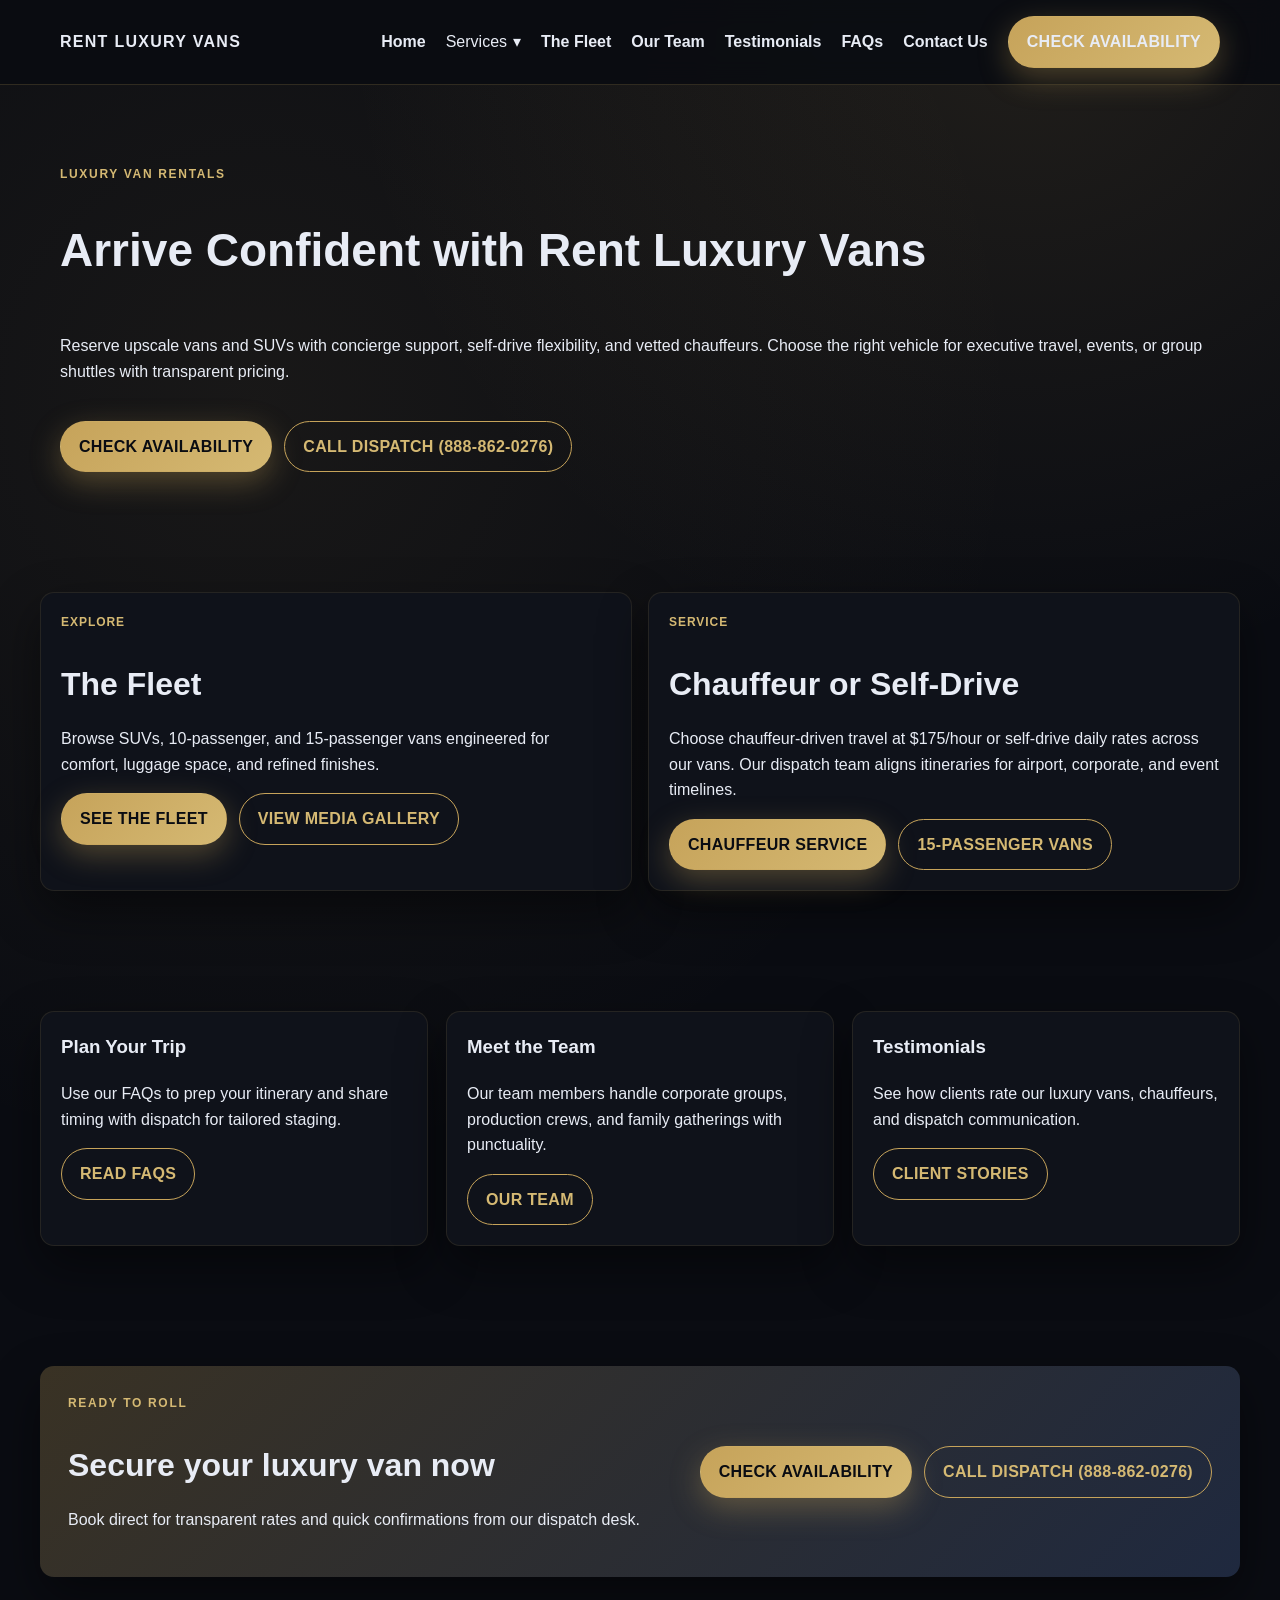
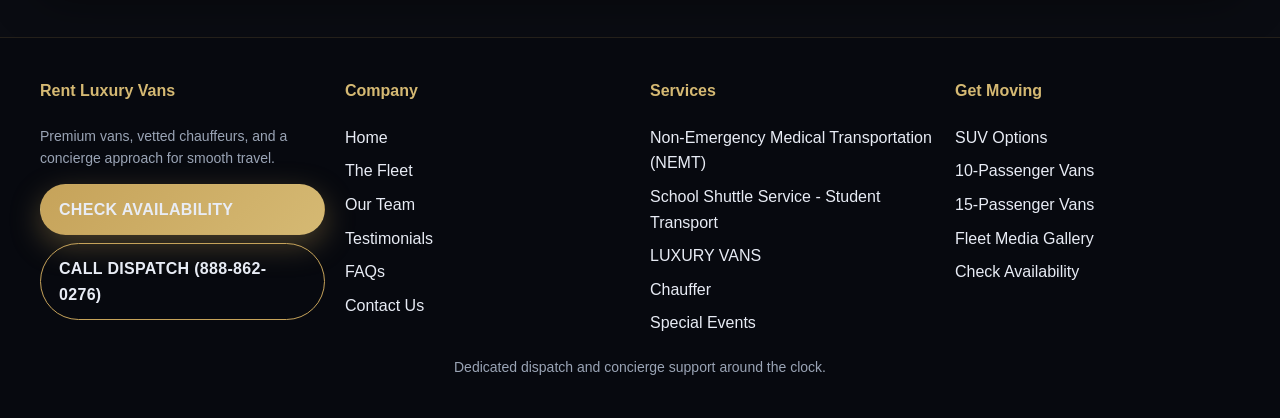
<file: index.html>
<!DOCTYPE html>
<html lang="en">
<head>
  <meta charset="UTF-8">
  <meta name="viewport" content="width=device-width, initial-scale=1.0">
  <title>Rent Luxury Vans | Premium Van Rentals and Chauffeur Service</title>
  <meta name="description" content="Book luxury vans with or without chauffeur. Explore SUVs, 10-passenger, and 15-passenger vans with premium features and concierge dispatch." />
  <link rel="canonical" href="/" />
  <meta name="robots" content="index, follow" />
  <meta property="og:title" content="Rent Luxury Vans | Premium Van Rentals" />
  <meta property="og:description" content="Luxury SUVs, 10-passenger, and 15-passenger vans with concierge dispatch and chauffeur options." />
  <meta property="og:type" content="website" />
  <link rel="stylesheet" href="/styles.css">
</head>
<body>
  <div id="site-header"></div>
  <main>
    <section class="hero">
      <div class="eyebrow">Luxury Van Rentals</div>
      <h1>Arrive Confident with Rent Luxury Vans</h1>
      <p>Reserve upscale vans and SUVs with concierge support, self-drive flexibility, and vetted chauffeurs. Choose the right vehicle for executive travel, events, or group shuttles with transparent pricing.</p>
      <div class="hero-actions">
        <a class="btn btn-primary" href="/book">Check Availability</a>
        <a class="btn btn-outline" href="tel:8888620276">Call Dispatch (888-862-0276)</a>
      </div>
    </section>
    <section class="section">
      <div class="section-inner two-col">
        <div class="card">
          <div class="label">Explore</div>
          <h2>The Fleet</h2>
          <p>Browse SUVs, 10-passenger, and 15-passenger vans engineered for comfort, luggage space, and refined finishes.</p>
          <div class="hero-actions">
            <a class="btn btn-primary" href="/fleet">See the Fleet</a>
            <a class="btn btn-outline" href="/fleet/media">View Media Gallery</a>
          </div>
        </div>
        <div class="card">
          <div class="label">Service</div>
          <h2>Chauffeur or Self-Drive</h2>
          <p>Choose chauffeur-driven travel at $175/hour or self-drive daily rates across our vans. Our dispatch team aligns itineraries for airport, corporate, and event timelines.</p>
          <div class="hero-actions">
            <a class="btn btn-primary" href="/chauffeur">Chauffeur Service</a>
            <a class="btn btn-outline" href="/fleet/15-passenger">15-Passenger Vans</a>
          </div>
        </div>
      </div>
    </section>
    <section class="section">
      <div class="section-inner card-grid">
        <div class="card">
          <h3>Plan Your Trip</h3>
          <p>Use our FAQs to prep your itinerary and share timing with dispatch for tailored staging.</p>
          <a href="/faqs" class="btn btn-outline">Read FAQs</a>
        </div>
        <div class="card">
          <h3>Meet the Team</h3>
          <p>Our team members handle corporate groups, production crews, and family gatherings with punctuality.</p>
          <a href="/team" class="btn btn-outline">Our Team</a>
        </div>
        <div class="card">
          <h3>Testimonials</h3>
          <p>See how clients rate our luxury vans, chauffeurs, and dispatch communication.</p>
          <a href="/testimonials" class="btn btn-outline">Client Stories</a>
        </div>
      </div>
    </section>
    <section class="section">
      <div class="section-inner cta-band">
        <div>
          <div class="eyebrow">Ready to roll</div>
          <h2>Secure your luxury van now</h2>
          <p>Book direct for transparent rates and quick confirmations from our dispatch desk.</p>
        </div>
        <div class="hero-actions">
          <a class="btn btn-primary" href="/book">Check Availability</a>
          <a class="btn btn-outline" href="tel:8888620276">Call Dispatch (888-862-0276)</a>
        </div>
      </div>
    </section>
  </main>
  <div id="site-footer"></div>
  <script src="/script.js"></script>
</body>
</html>
</file>
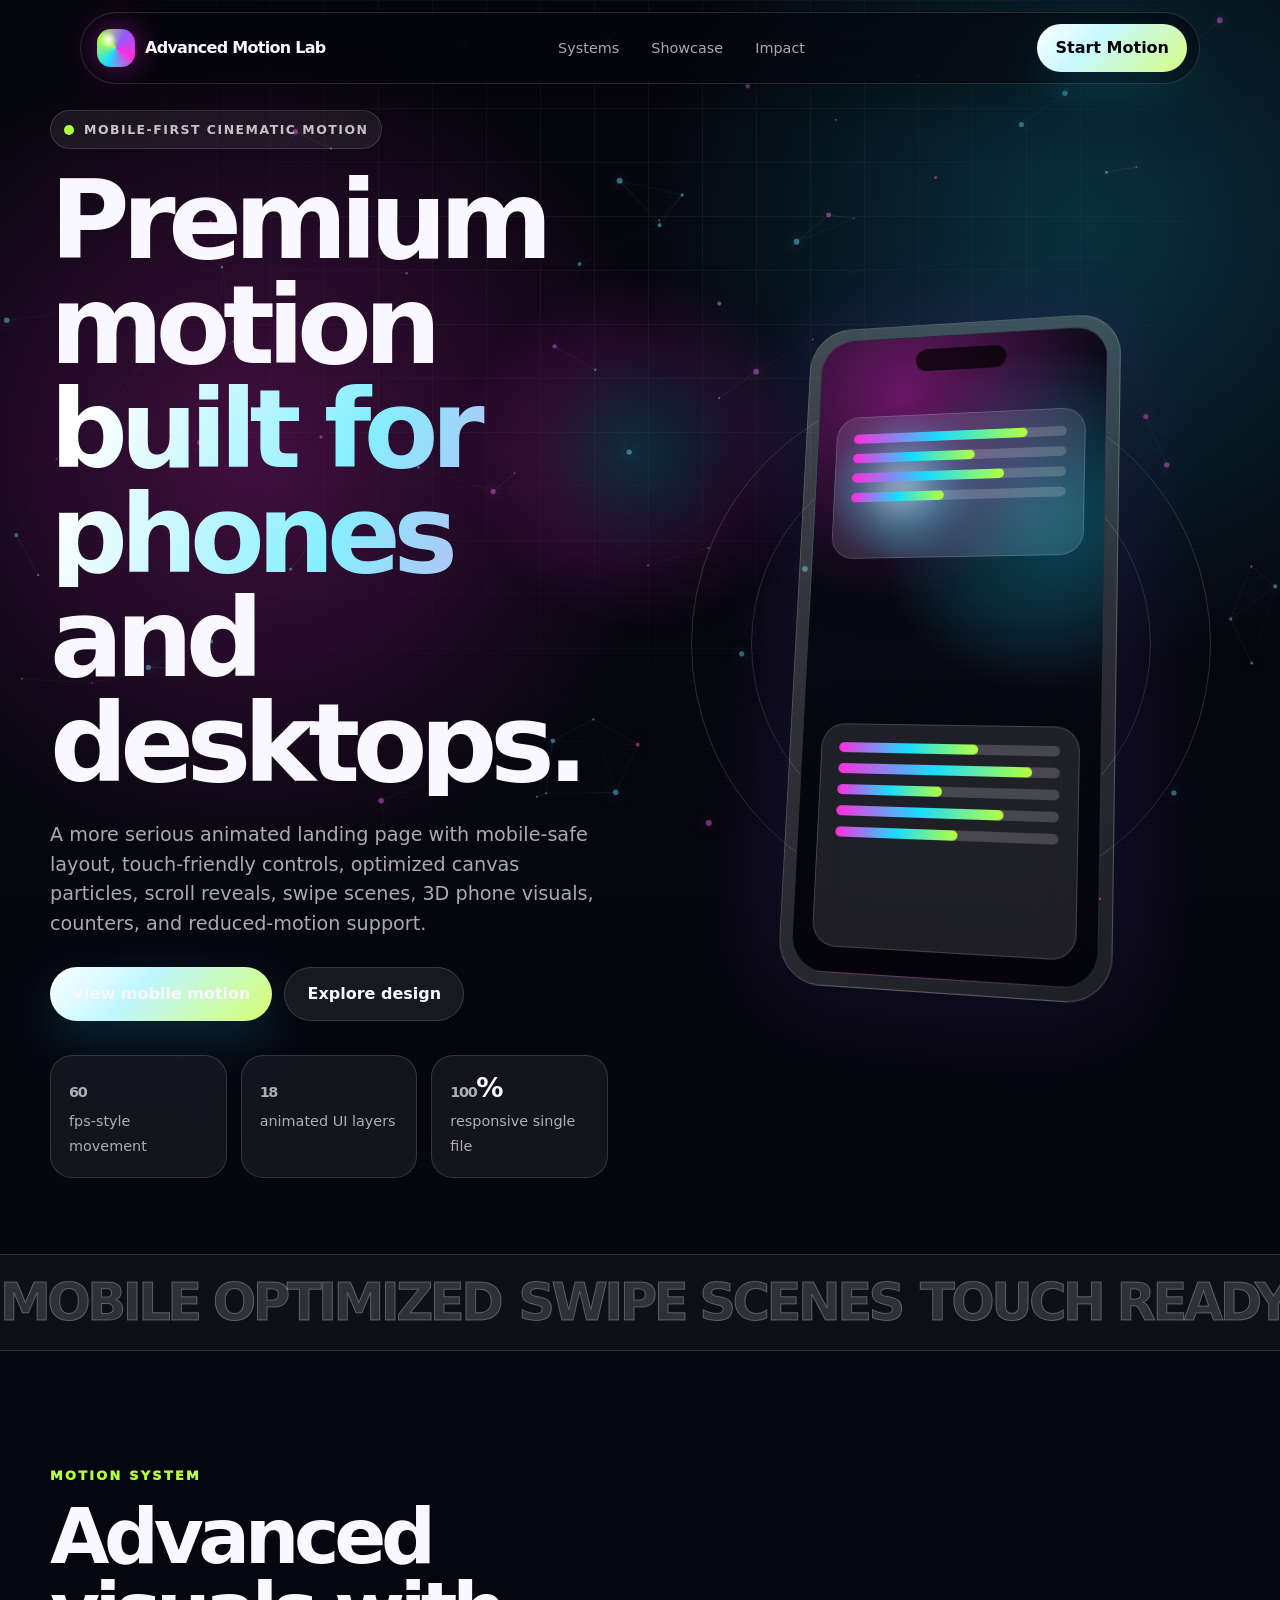
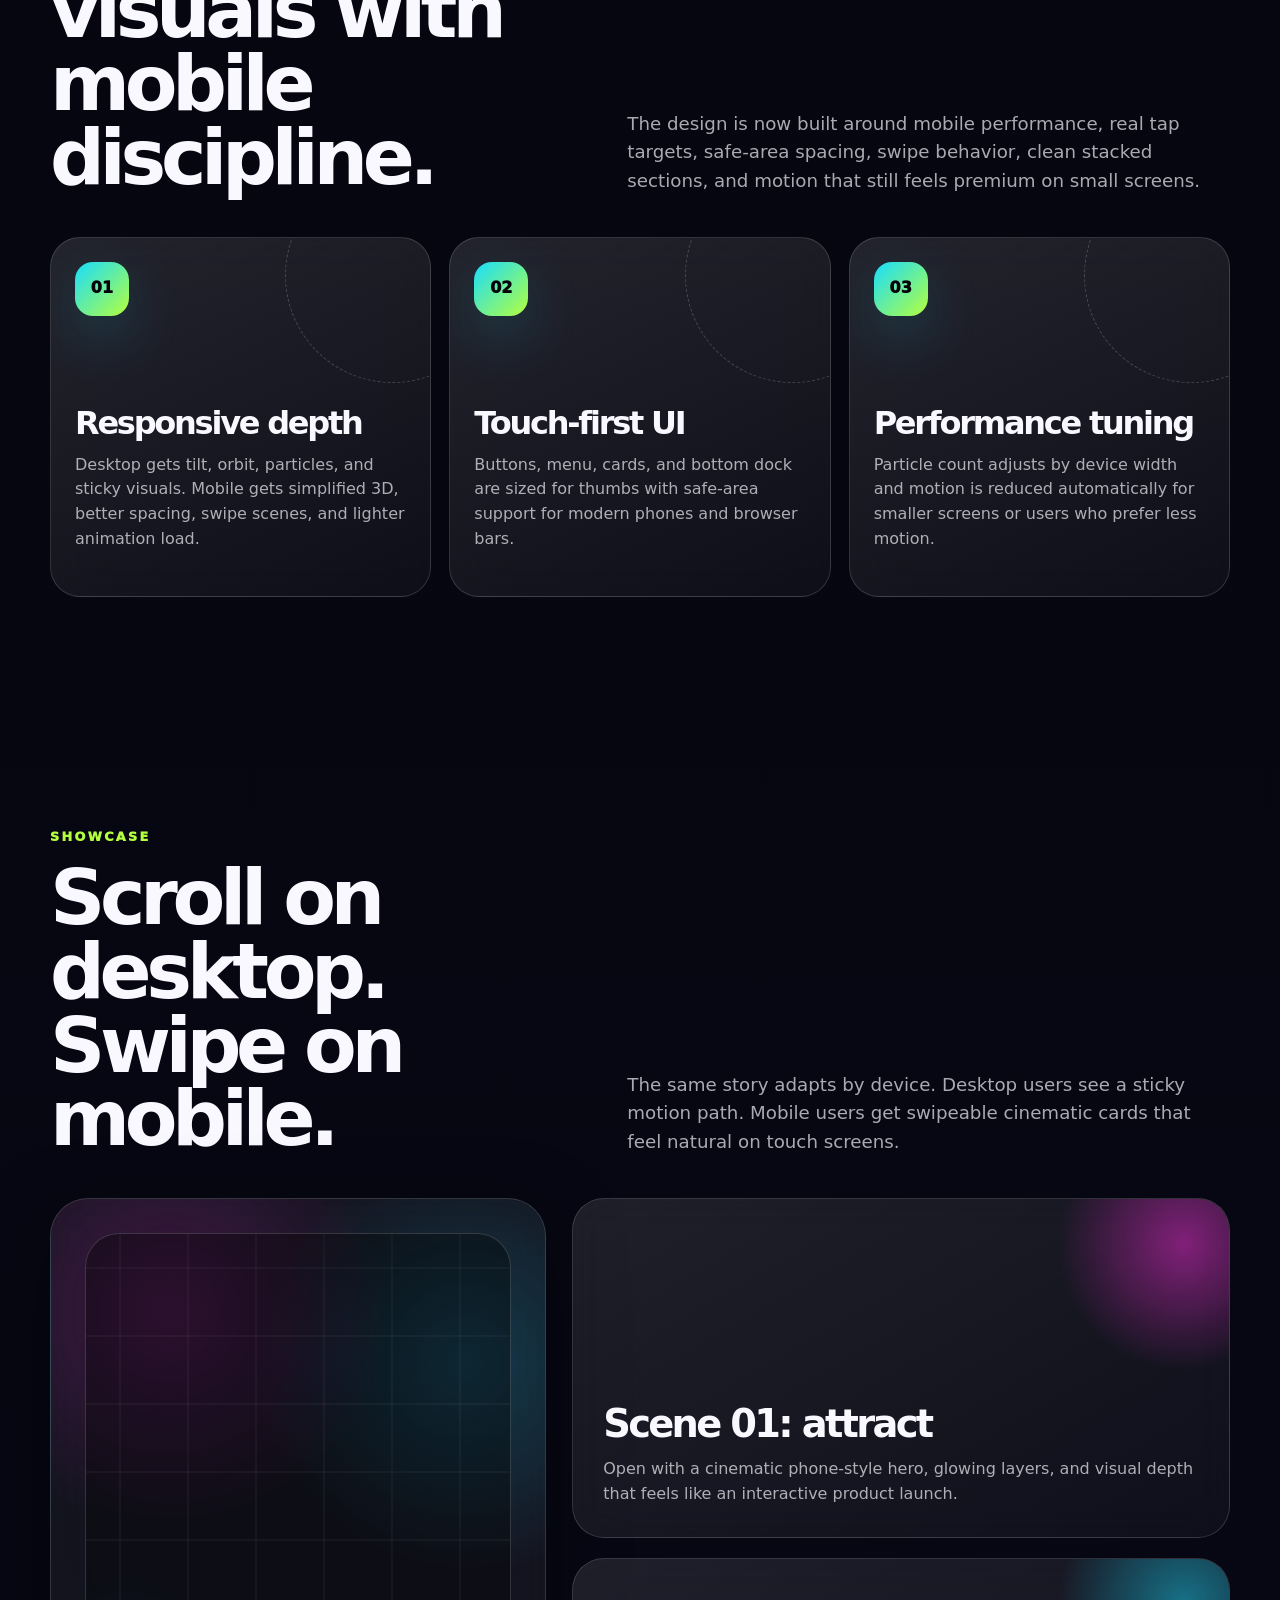
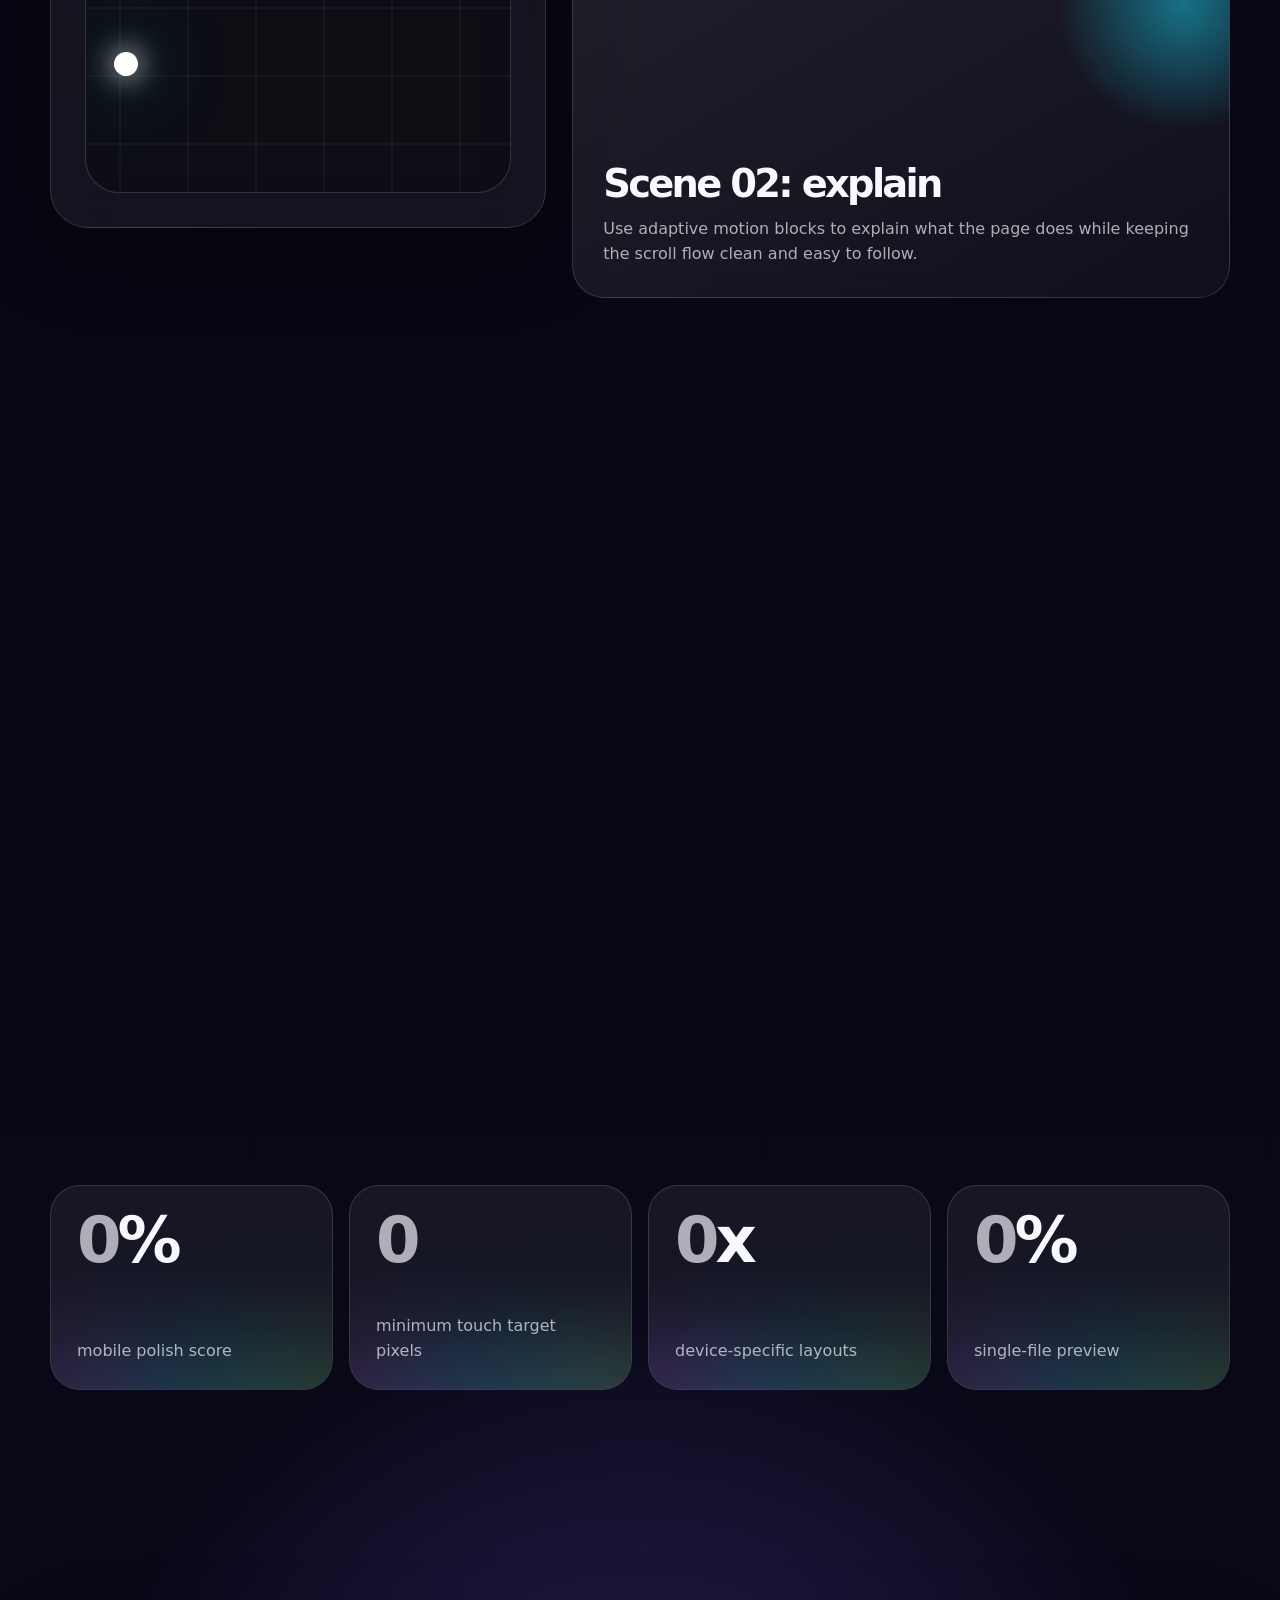
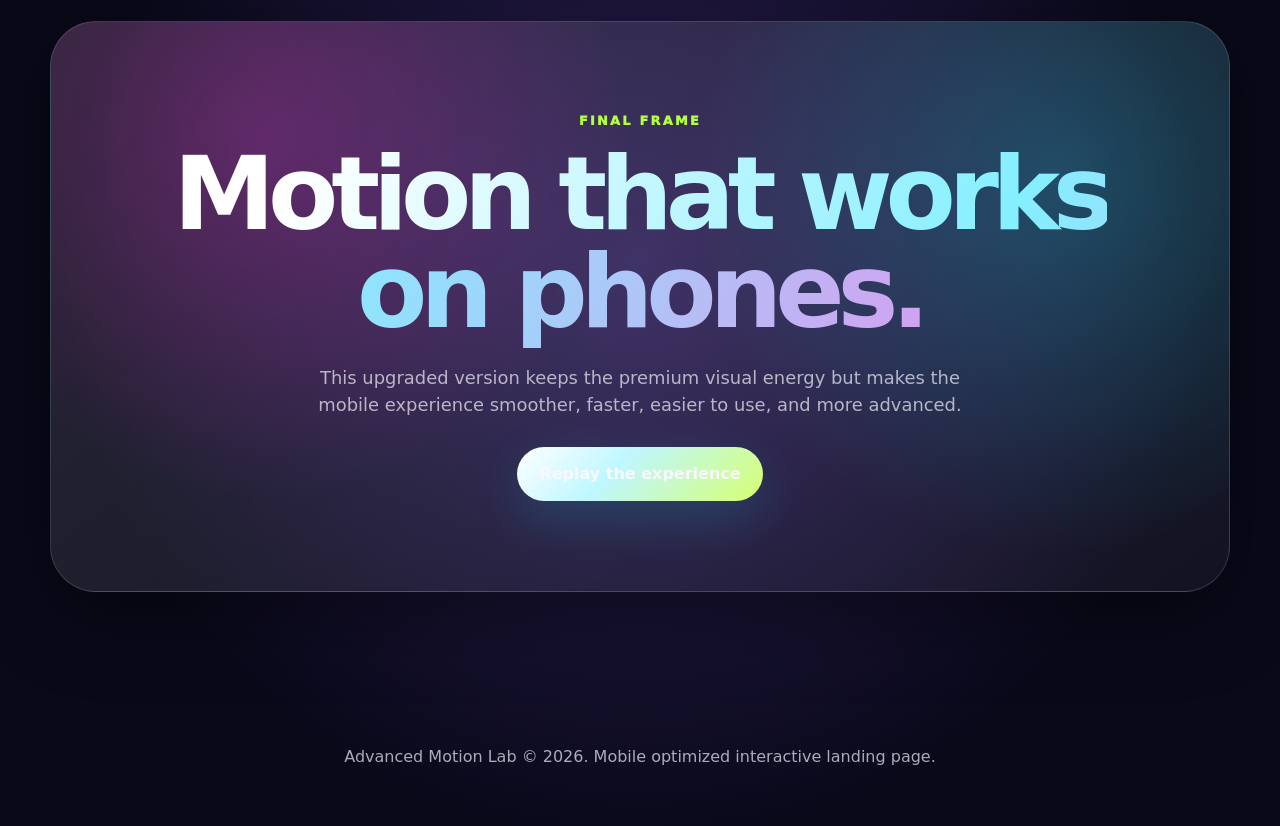
<file: advanced-motion-lab/index.html>
<!DOCTYPE html>
<html lang="en">
<head>
  <meta charset="UTF-8" />
  <meta name="viewport" content="width=device-width, initial-scale=1, viewport-fit=cover" />
  <meta name="theme-color" content="#05050c" />
  <title>Advanced Motion Lab | Mobile Optimized</title>
  <style>
    :root {
      --bg: #05050c;
      --bg-2: #09091a;
      --text: #f9f8ff;
      --muted: rgba(249, 248, 255, 0.68);
      --line: rgba(255, 255, 255, 0.14);
      --glass: rgba(255, 255, 255, 0.075);
      --glass-strong: rgba(255, 255, 255, 0.13);
      --pink: #ff2cdf;
      --cyan: #18ddff;
      --lime: #b4ff3d;
      --violet: #8f5cff;
      --amber: #ffb340;
      --radius: 30px;
      --safe-top: env(safe-area-inset-top, 0px);
      --safe-bottom: env(safe-area-inset-bottom, 0px);
      --nav-h: 72px;
      --shadow: 0 24px 80px rgba(0, 0, 0, 0.42);
      color-scheme: dark;
    }

    * {
      margin: 0;
      padding: 0;
      box-sizing: border-box;
      -webkit-tap-highlight-color: transparent;
    }

    html {
      scroll-behavior: smooth;
      text-size-adjust: 100%;
      -webkit-text-size-adjust: 100%;
    }

    body {
      min-height: 100vh;
      min-height: 100svh;
      font-family: Inter, ui-sans-serif, system-ui, -apple-system, BlinkMacSystemFont, "Segoe UI", sans-serif;
      color: var(--text);
      background:
        radial-gradient(circle at 20% 8%, rgba(255, 44, 223, 0.24), transparent 26rem),
        radial-gradient(circle at 85% 4%, rgba(24, 221, 255, 0.2), transparent 28rem),
        radial-gradient(circle at 50% 90%, rgba(143, 92, 255, 0.28), transparent 36rem),
        linear-gradient(180deg, var(--bg), var(--bg-2));
      overflow-x: hidden;
      line-height: 1.55;
      overscroll-behavior-y: contain;
    }

    body::before {
      content: "";
      position: fixed;
      inset: 0;
      pointer-events: none;
      z-index: 1;
      opacity: 0.08;
      background-image:
        linear-gradient(rgba(255,255,255,.72) 1px, transparent 1px),
        linear-gradient(90deg, rgba(255,255,255,.72) 1px, transparent 1px);
      background-size: 54px 54px;
      mask-image: radial-gradient(circle at 50% 18%, black, transparent 70%);
    }

    body::after {
      content: "";
      position: fixed;
      inset: 0;
      z-index: 2;
      pointer-events: none;
      background: linear-gradient(rgba(255,255,255,.026) 50%, transparent 50%);
      background-size: 100% 4px;
      mix-blend-mode: overlay;
      opacity: .32;
    }

    a { color: inherit; text-decoration: none; }
    button { font: inherit; color: inherit; border: 0; background: none; }

    .progress {
      position: fixed;
      top: 0;
      left: 0;
      height: 4px;
      width: 0%;
      z-index: 1000;
      background: linear-gradient(90deg, var(--pink), var(--cyan), var(--lime));
      box-shadow: 0 0 28px rgba(24, 221, 255, .72);
    }

    #particles {
      position: fixed;
      inset: 0;
      z-index: 0;
      width: 100%;
      height: 100%;
      pointer-events: none;
      opacity: .75;
    }

    .cursor-glow {
      position: fixed;
      left: -180px;
      top: -180px;
      width: 360px;
      height: 360px;
      border-radius: 50%;
      z-index: 0;
      pointer-events: none;
      background: radial-gradient(circle, rgba(24,221,255,.18), rgba(255,44,223,.1) 42%, transparent 70%);
      filter: blur(12px);
      transform: translate3d(var(--x, 50vw), var(--y, 50vh), 0);
    }

    .nav {
      position: fixed;
      left: 50%;
      top: calc(12px + var(--safe-top));
      width: min(1120px, calc(100% - 24px));
      transform: translateX(-50%);
      z-index: 120;
      display: flex;
      align-items: center;
      justify-content: space-between;
      min-height: var(--nav-h);
      padding: 10px 12px 10px 16px;
      border: 1px solid var(--line);
      border-radius: 999px;
      background: rgba(5, 5, 12, .68);
      backdrop-filter: blur(24px);
      box-shadow: 0 18px 60px rgba(0,0,0,.28);
    }

    .brand {
      display: inline-flex;
      align-items: center;
      gap: 10px;
      min-width: 0;
      font-weight: 900;
      letter-spacing: -.045em;
    }

    .brand-mark {
      flex: 0 0 38px;
      width: 38px;
      height: 38px;
      border-radius: 14px;
      background:
        radial-gradient(circle at 30% 28%, #fff, transparent 22%),
        conic-gradient(from 120deg, var(--pink), var(--cyan), var(--lime), var(--violet), var(--pink));
      box-shadow: 0 0 32px rgba(255,44,223,.45);
      animation: spin 8s linear infinite;
    }

    @keyframes spin { to { transform: rotate(360deg); } }

    .brand-text {
      overflow: hidden;
      text-overflow: ellipsis;
      white-space: nowrap;
    }

    .nav-links {
      display: flex;
      align-items: center;
      gap: 4px;
    }

    .nav-links a,
    .nav-cta,
    .menu-button,
    .btn {
      min-height: 48px;
      display: inline-flex;
      align-items: center;
      justify-content: center;
      gap: 10px;
      border-radius: 999px;
      transition: transform .28s ease, background .28s ease, box-shadow .28s ease;
    }

    .nav-links a {
      padding: 0 14px;
      color: var(--muted);
      font-size: .9rem;
    }

    .nav-links a:hover { color: var(--text); background: rgba(255,255,255,.08); }

    .nav-cta,
    .btn-primary {
      color: #030309;
      background: linear-gradient(135deg, #fff, #c7f8ff 38%, #d6ff83);
      font-weight: 900;
      box-shadow: 0 18px 50px rgba(24,221,255,.16);
    }

    .nav-cta { padding: 0 18px; }

    .menu-button {
      display: none;
      width: 52px;
      background: rgba(255,255,255,.08);
      border: 1px solid rgba(255,255,255,.13);
    }

    .menu-button i,
    .menu-button i::before,
    .menu-button i::after {
      display: block;
      width: 18px;
      height: 2px;
      border-radius: 99px;
      background: #fff;
      transition: transform .26s ease, opacity .26s ease;
      content: "";
    }

    .menu-button i::before { transform: translateY(-6px); }
    .menu-button i::after { transform: translateY(4px); }
    .menu-button.active i { transform: rotate(45deg); }
    .menu-button.active i::before { transform: translateY(0) rotate(90deg); }
    .menu-button.active i::after { opacity: 0; }

    .mobile-menu {
      position: fixed;
      top: calc(var(--nav-h) + 28px + var(--safe-top));
      left: 12px;
      right: 12px;
      z-index: 115;
      padding: 14px;
      display: none;
      border: 1px solid var(--line);
      border-radius: 26px;
      background: rgba(5, 5, 12, .88);
      backdrop-filter: blur(28px);
      box-shadow: var(--shadow);
      transform-origin: top center;
      animation: menuIn .24s ease both;
    }

    .mobile-menu.open { display: grid; gap: 8px; }

    @keyframes menuIn {
      from { opacity: 0; transform: translateY(-10px) scale(.98); }
      to { opacity: 1; transform: translateY(0) scale(1); }
    }

    .mobile-menu a {
      min-height: 54px;
      display: flex;
      align-items: center;
      justify-content: space-between;
      padding: 0 16px;
      border-radius: 18px;
      background: rgba(255,255,255,.06);
      color: rgba(255,255,255,.86);
      font-weight: 800;
    }

    .section {
      position: relative;
      z-index: 4;
      width: min(1180px, calc(100% - 32px));
      margin: 0 auto;
    }

    .hero {
      min-height: 100vh;
      min-height: 100svh;
      display: grid;
      grid-template-columns: 1fr 1fr;
      gap: clamp(2rem, 5vw, 5rem);
      align-items: center;
      padding: calc(110px + var(--safe-top)) 0 76px;
    }

    .eyebrow {
      width: fit-content;
      display: inline-flex;
      align-items: center;
      gap: 10px;
      margin-bottom: 20px;
      padding: 9px 13px;
      border: 1px solid rgba(255,255,255,.14);
      border-radius: 999px;
      background: rgba(255,255,255,.07);
      color: rgba(255,255,255,.78);
      font-size: .78rem;
      font-weight: 900;
      letter-spacing: .12em;
      text-transform: uppercase;
    }

    .pulse-dot {
      width: 10px;
      height: 10px;
      border-radius: 50%;
      background: var(--lime);
      box-shadow: 0 0 0 0 rgba(180,255,61,.72);
      animation: pulse 1.7s infinite;
    }

    @keyframes pulse {
      70% { box-shadow: 0 0 0 13px transparent; }
      100% { box-shadow: 0 0 0 0 transparent; }
    }

    h1, h2, h3 {
      line-height: .96;
      letter-spacing: -.07em;
    }

    h1 {
      max-width: 840px;
      font-size: clamp(3.15rem, 8.5vw, 7.7rem);
      margin-bottom: 24px;
    }

    .gradient-text {
      color: transparent;
      background: linear-gradient(110deg, #fff 4%, #85efff 26%, #ff74e8 58%, #d7ff62 86%);
      background-size: 220% 100%;
      background-clip: text;
      -webkit-background-clip: text;
      animation: shimmer 5s ease-in-out infinite;
    }

    @keyframes shimmer {
      0%, 100% { background-position: 0% 50%; }
      50% { background-position: 100% 50%; }
    }

    .hero-copy {
      max-width: 640px;
      margin-bottom: 28px;
      color: var(--muted);
      font-size: clamp(1rem, 2vw, 1.2rem);
    }

    .hero-actions {
      display: flex;
      flex-wrap: wrap;
      gap: 12px;
      align-items: center;
    }

    .btn {
      position: relative;
      min-height: 54px;
      padding: 0 22px;
      border: 1px solid rgba(255,255,255,.15);
      background: rgba(255,255,255,.08);
      color: var(--text);
      font-weight: 900;
      overflow: hidden;
      backdrop-filter: blur(18px);
      touch-action: manipulation;
    }

    .btn::after {
      content: "";
      position: absolute;
      inset: 0;
      background: linear-gradient(90deg, transparent, rgba(255,255,255,.26), transparent);
      transform: translateX(-120%);
      transition: transform .6s ease;
    }

    .btn:hover { transform: translateY(-4px); box-shadow: 0 18px 50px rgba(24,221,255,.16); }
    .btn:hover::after { transform: translateX(120%); }
    .btn-primary { border: 0; background: linear-gradient(135deg, #fff, #bff7ff 40%, #d7ff70); }

    .hero-meta {
      display: grid;
      grid-template-columns: repeat(3, minmax(0, 1fr));
      gap: 14px;
      margin-top: 34px;
      max-width: 650px;
    }

    .meta-card {
      min-height: 112px;
      padding: 18px;
      border: 1px solid var(--line);
      border-radius: 22px;
      background: rgba(255,255,255,.06);
      backdrop-filter: blur(20px);
    }

    .meta-card strong {
      display: block;
      color: var(--text);
      font-size: 1.7rem;
      line-height: 1;
      letter-spacing: -.05em;
      margin-bottom: 8px;
    }

    .meta-card span { color: var(--muted); font-size: .9rem; }

    .phone-stage {
      position: relative;
      min-height: 650px;
      display: grid;
      place-items: center;
      perspective: 1200px;
    }

    .phone-shell {
      position: relative;
      width: min(330px, 78vw);
      aspect-ratio: 9 / 18.5;
      border-radius: 44px;
      padding: 12px;
      border: 1px solid rgba(255,255,255,.18);
      background:
        linear-gradient(145deg, rgba(255,255,255,.18), rgba(255,255,255,.04)),
        rgba(255,255,255,.06);
      box-shadow: var(--shadow), 0 0 90px rgba(143,92,255,.22);
      transform: rotateX(9deg) rotateY(-13deg) rotateZ(2deg);
      transform-style: preserve-3d;
      animation: phoneFloat 7s ease-in-out infinite;
    }

    @keyframes phoneFloat {
      0%,100% { transform: rotateX(9deg) rotateY(-13deg) rotateZ(2deg) translateY(0); }
      50% { transform: rotateX(7deg) rotateY(-8deg) rotateZ(-1deg) translateY(-18px); }
    }

    .phone-screen {
      position: relative;
      width: 100%;
      height: 100%;
      border-radius: 34px;
      overflow: hidden;
      background:
        radial-gradient(circle at 30% 10%, rgba(255,44,223,.4), transparent 34%),
        radial-gradient(circle at 80% 30%, rgba(24,221,255,.38), transparent 34%),
        linear-gradient(180deg, #0b0b18, #05050c);
      border: 1px solid rgba(255,255,255,.14);
    }

    .phone-notch {
      position: absolute;
      top: 13px;
      left: 50%;
      transform: translateX(-50%);
      width: 96px;
      height: 24px;
      border-radius: 999px;
      background: rgba(0,0,0,.72);
      z-index: 3;
    }

    .screen-orb {
      position: absolute;
      width: 150px;
      height: 150px;
      border-radius: 50%;
      background: radial-gradient(circle, rgba(255,255,255,.8), rgba(24,221,255,.38), transparent 72%);
      filter: blur(2px);
      left: 18px;
      top: 86px;
      animation: screenOrb 6s ease-in-out infinite alternate;
    }

    @keyframes screenOrb {
      to { transform: translate(88px, 250px) scale(.74); background: radial-gradient(circle, rgba(255,255,255,.82), rgba(255,44,223,.42), transparent 72%); }
    }

    .screen-card {
      position: absolute;
      left: 20px;
      right: 20px;
      border: 1px solid rgba(255,255,255,.16);
      border-radius: 24px;
      background: rgba(255,255,255,.1);
      backdrop-filter: blur(18px);
      box-shadow: 0 20px 60px rgba(0,0,0,.25);
    }

    .screen-card.top {
      top: 84px;
      min-height: 152px;
      padding: 18px;
      animation: cardSlide 5.5s ease-in-out infinite;
    }

    .screen-card.bottom {
      bottom: 24px;
      min-height: 220px;
      padding: 18px;
      animation: cardSlide 6.5s ease-in-out infinite reverse;
    }

    @keyframes cardSlide {
      0%, 100% { transform: translateY(0); }
      50% { transform: translateY(-14px); }
    }

    .screen-line {
      display: block;
      height: 10px;
      border-radius: 999px;
      background: rgba(255,255,255,.18);
      margin-bottom: 11px;
      overflow: hidden;
    }

    .screen-line::before {
      content: "";
      display: block;
      width: var(--w, 70%);
      height: 100%;
      border-radius: inherit;
      background: linear-gradient(90deg, var(--pink), var(--cyan), var(--lime));
      animation: loadLine 3.6s ease-in-out infinite;
    }

    @keyframes loadLine {
      0%, 100% { transform: translateX(-18%); }
      50% { transform: translateX(24%); }
    }

    .orbit-ring {
      position: absolute;
      border: 1px solid rgba(255,255,255,.15);
      border-radius: 50%;
      animation: spin 14s linear infinite;
      pointer-events: none;
    }

    .orbit-ring.one { width: 520px; height: 520px; }
    .orbit-ring.two { width: 400px; height: 400px; animation-duration: 9s; animation-direction: reverse; }
    .orbit-ring::after {
      content: "";
      position: absolute;
      top: 22px;
      left: 50%;
      width: 18px;
      height: 18px;
      border-radius: 50%;
      transform: translateX(-50%);
      background: var(--cyan);
      box-shadow: 0 0 24px var(--cyan), 0 0 70px rgba(24,221,255,.6);
    }
    .orbit-ring.two::after { background: var(--pink); box-shadow: 0 0 24px var(--pink), 0 0 70px rgba(255,44,223,.55); }

    .mobile-hint {
      display: none;
      position: absolute;
      left: 50%;
      bottom: 8px;
      transform: translateX(-50%);
      padding: 10px 14px;
      border-radius: 999px;
      color: rgba(255,255,255,.72);
      background: rgba(255,255,255,.08);
      border: 1px solid rgba(255,255,255,.12);
      font-size: .78rem;
      font-weight: 800;
      white-space: nowrap;
    }

    .marquee {
      position: relative;
      z-index: 4;
      display: flex;
      overflow: hidden;
      padding: 22px 0;
      border-block: 1px solid var(--line);
      background: rgba(255,255,255,.04);
    }

    .marquee-track {
      display: flex;
      gap: 18px;
      min-width: 100%;
      flex-shrink: 0;
      animation: marquee 26s linear infinite;
    }

    .marquee b {
      white-space: nowrap;
      font-size: clamp(2rem, 4vw, 4.2rem);
      line-height: 1;
      letter-spacing: -.07em;
      color: rgba(255,255,255,.14);
      -webkit-text-stroke: 1px rgba(255,255,255,.28);
    }

    @keyframes marquee {
      to { transform: translateX(-50%); }
    }

    .block { padding: clamp(4.8rem, 9vw, 9rem) 0; }

    .section-head {
      display: grid;
      grid-template-columns: .95fr 1.05fr;
      gap: 2rem;
      align-items: end;
      margin-bottom: 42px;
    }

    .kicker {
      margin-bottom: 14px;
      color: var(--lime);
      font-size: .8rem;
      font-weight: 950;
      letter-spacing: .18em;
      text-transform: uppercase;
    }

    .section-title {
      max-width: 780px;
      font-size: clamp(2.65rem, 6vw, 5.8rem);
    }

    .section-lede {
      max-width: 650px;
      color: var(--muted);
      font-size: clamp(1rem, 2vw, 1.14rem);
    }

    .grid {
      display: grid;
      grid-template-columns: repeat(3, minmax(0, 1fr));
      gap: 18px;
    }

    .motion-card {
      position: relative;
      min-height: 360px;
      padding: 24px;
      border: 1px solid var(--line);
      border-radius: var(--radius);
      background: linear-gradient(155deg, rgba(255,255,255,.12), rgba(255,255,255,.035));
      backdrop-filter: blur(22px);
      overflow: hidden;
      transform-style: preserve-3d;
      transition: transform .35s ease, border-color .35s ease, background .35s ease;
      touch-action: manipulation;
    }

    .motion-card::before {
      content: "";
      position: absolute;
      inset: -1px;
      opacity: 0;
      background: radial-gradient(circle at var(--mx, 50%) var(--my, 50%), rgba(24,221,255,.32), transparent 36%);
      transition: opacity .3s ease;
      pointer-events: none;
    }

    .motion-card:active,
    .motion-card:hover {
      border-color: rgba(255,255,255,.34);
      background: linear-gradient(155deg, rgba(255,255,255,.16), rgba(255,255,255,.055));
    }

    .motion-card:hover::before,
    .motion-card:active::before { opacity: 1; }

    .card-number {
      position: relative;
      z-index: 1;
      width: 54px;
      height: 54px;
      display: grid;
      place-items: center;
      border-radius: 18px;
      color: #030309;
      background: linear-gradient(135deg, var(--cyan), var(--lime));
      box-shadow: 0 20px 55px rgba(24,221,255,.18);
      font-weight: 950;
    }

    .mini-orbit {
      position: absolute;
      right: -70px;
      top: -70px;
      width: 215px;
      height: 215px;
      border: 1px dashed rgba(255,255,255,.2);
      border-radius: 50%;
      animation: spin 12s linear infinite;
    }

    .mini-orbit::after {
      content: "";
      position: absolute;
      top: 28px;
      left: 20px;
      width: 18px;
      height: 18px;
      border-radius: 50%;
      background: var(--pink);
      box-shadow: 0 0 24px var(--pink);
    }

    .motion-card h3 {
      position: relative;
      z-index: 1;
      margin-top: 92px;
      font-size: 2rem;
    }

    .motion-card p {
      position: relative;
      z-index: 1;
      margin-top: 14px;
      color: var(--muted);
    }

    .showcase {
      display: grid;
      grid-template-columns: .86fr 1.14fr;
      gap: 26px;
      align-items: start;
    }

    .sticky-visual {
      position: sticky;
      top: calc(var(--nav-h) + 34px + var(--safe-top));
      min-height: 630px;
      border: 1px solid var(--line);
      border-radius: 38px;
      background:
        radial-gradient(circle at 24% 18%, rgba(255,44,223,.2), transparent 34%),
        radial-gradient(circle at 84% 26%, rgba(24,221,255,.2), transparent 34%),
        rgba(255,255,255,.055);
      backdrop-filter: blur(24px);
      box-shadow: var(--shadow);
      overflow: hidden;
    }

    .visual-device {
      position: absolute;
      inset: 34px;
      border-radius: 34px;
      border: 1px solid rgba(255,255,255,.16);
      background: rgba(0,0,0,.34);
      overflow: hidden;
    }

    .visual-device::before {
      content: "";
      position: absolute;
      inset: 0;
      background:
        linear-gradient(90deg, transparent 0 48%, rgba(255,255,255,.08) 49% 51%, transparent 52%),
        linear-gradient(transparent 0 48%, rgba(255,255,255,.08) 49% 51%, transparent 52%);
      background-size: 68px 68px;
      opacity: .48;
    }

    .motion-path {
      position: absolute;
      inset: 0;
      width: 100%;
      height: 100%;
    }

    .motion-path path {
      fill: none;
      stroke: url(#motionGradient);
      stroke-width: 6;
      stroke-linecap: round;
      stroke-dasharray: 1100;
      stroke-dashoffset: 1100;
      animation: drawPath 4s ease-in-out infinite alternate;
      filter: drop-shadow(0 0 14px rgba(24,221,255,.65));
    }

    @keyframes drawPath { to { stroke-dashoffset: 0; } }

    .kinetic-dot {
      position: absolute;
      width: 24px;
      height: 24px;
      border-radius: 50%;
      background: #fff;
      box-shadow: 0 0 30px #fff, 0 0 86px var(--cyan);
      offset-path: path("M 40 430 C 160 120, 360 100, 440 260 S 240 520, 470 430");
      animation: moveDot 4s ease-in-out infinite alternate;
    }

    @keyframes moveDot { to { offset-distance: 100%; } }

    .scene-list {
      display: grid;
      gap: 20px;
    }

    .scene {
      position: relative;
      min-height: 340px;
      display: flex;
      flex-direction: column;
      justify-content: flex-end;
      padding: 30px;
      border: 1px solid var(--line);
      border-radius: 32px;
      background: linear-gradient(150deg, rgba(255,255,255,.1), rgba(255,255,255,.035));
      backdrop-filter: blur(18px);
      overflow: hidden;
    }

    .scene::before {
      content: "";
      position: absolute;
      width: 250px;
      height: 250px;
      right: -80px;
      top: -80px;
      border-radius: 50%;
      background: radial-gradient(circle, var(--glow), transparent 66%);
      transform: scale(.62);
      transition: transform .8s ease;
    }

    .scene.active::before { transform: scale(1.08); }
    .scene:nth-child(1) { --glow: rgba(255,44,223,.46); }
    .scene:nth-child(2) { --glow: rgba(24,221,255,.46); }
    .scene:nth-child(3) { --glow: rgba(180,255,61,.38); }

    .scene h3 {
      position: relative;
      z-index: 1;
      margin-bottom: 14px;
      font-size: clamp(2rem, 3vw, 3rem);
    }

    .scene p {
      position: relative;
      z-index: 1;
      color: var(--muted);
      max-width: 620px;
    }

    .swipe-section { display: none; }

    .stats-band {
      display: grid;
      grid-template-columns: repeat(4, minmax(0, 1fr));
      gap: 16px;
    }

    .stat {
      position: relative;
      min-height: 205px;
      display: flex;
      flex-direction: column;
      justify-content: space-between;
      padding: 26px;
      border: 1px solid var(--line);
      border-radius: 30px;
      background: rgba(255,255,255,.06);
      overflow: hidden;
    }

    .stat::after {
      content: "";
      position: absolute;
      left: -20%;
      right: -20%;
      bottom: -42%;
      height: 126px;
      background: linear-gradient(90deg, var(--pink), var(--cyan), var(--lime));
      filter: blur(54px);
      opacity: .24;
    }

    .stat strong {
      font-size: clamp(2.4rem, 5vw, 4.4rem);
      line-height: .9;
      letter-spacing: -.065em;
    }

    .stat span { position: relative; z-index: 1; color: var(--muted); }

    .final-cta {
      position: relative;
      overflow: hidden;
      padding: clamp(4rem, 7vw, 7rem);
      border: 1px solid var(--line);
      border-radius: 46px;
      text-align: center;
      background:
        radial-gradient(circle at 18% 20%, rgba(255,44,223,.25), transparent 34%),
        radial-gradient(circle at 86% 28%, rgba(24,221,255,.24), transparent 34%),
        linear-gradient(145deg, rgba(255,255,255,.12), rgba(255,255,255,.045));
      box-shadow: var(--shadow);
    }

    .final-cta h2 {
      max-width: 960px;
      margin: 0 auto 22px;
      font-size: clamp(3rem, 8vw, 7rem);
    }

    .final-cta p {
      max-width: 660px;
      margin: 0 auto 28px;
      color: var(--muted);
      font-size: 1.12rem;
    }

    .bottom-dock {
      display: none;
      position: fixed;
      left: 12px;
      right: 12px;
      bottom: calc(12px + var(--safe-bottom));
      z-index: 130;
      padding: 8px;
      border: 1px solid rgba(255,255,255,.15);
      border-radius: 24px;
      background: rgba(5, 5, 12, .78);
      backdrop-filter: blur(26px);
      box-shadow: 0 18px 60px rgba(0,0,0,.36);
    }

    .bottom-dock a {
      min-height: 50px;
      display: grid;
      place-items: center;
      border-radius: 18px;
      font-size: .78rem;
      font-weight: 850;
      color: rgba(255,255,255,.72);
    }

    .bottom-dock a.active,
    .bottom-dock a:active {
      color: #030309;
      background: linear-gradient(135deg, #fff, #c7f8ff, #d7ff83);
    }

    .reveal {
      opacity: 0;
      transform: translateY(42px) scale(.985);
      transition: opacity .9s cubic-bezier(.2,.8,.2,1), transform .9s cubic-bezier(.2,.8,.2,1);
    }

    .reveal.in-view {
      opacity: 1;
      transform: translateY(0) scale(1);
    }

    .split-line {
      display: inline-block;
      overflow: hidden;
      vertical-align: top;
    }

    .split-line span {
      display: inline-block;
      transform: translateY(112%);
      animation: lineIn 1s cubic-bezier(.2,.8,.2,1) forwards;
      animation-delay: var(--d, 0s);
    }

    @keyframes lineIn { to { transform: translateY(0); } }

    footer {
      position: relative;
      z-index: 4;
      padding: 38px 18px calc(56px + var(--safe-bottom));
      text-align: center;
      color: var(--muted);
    }

    @media (max-width: 1040px) {
      .hero,
      .section-head,
      .showcase { grid-template-columns: 1fr; }
      .phone-stage { order: -1; min-height: 570px; }
      .sticky-visual { position: relative; top: auto; min-height: 540px; }
      .grid, .stats-band { grid-template-columns: repeat(2, minmax(0, 1fr)); }
      .section-head { gap: 1rem; }
    }

    @media (max-width: 760px) {
      :root { --nav-h: 62px; --radius: 24px; }
      body::before { background-size: 38px 38px; opacity: .055; }
      .cursor-glow { display: none; }
      .nav {
        width: calc(100% - 20px);
        min-height: var(--nav-h);
        padding: 8px 9px 8px 12px;
      }
      .brand-mark { width: 36px; height: 36px; flex-basis: 36px; border-radius: 13px; }
      .brand-text { max-width: 160px; font-size: .92rem; }
      .nav-links, .nav-cta { display: none; }
      .menu-button { display: inline-flex; }
      .section { width: min(100% - 24px, 1180px); }
      .hero {
        min-height: auto;
        padding: calc(92px + var(--safe-top)) 0 54px;
        gap: 1.6rem;
      }
      .eyebrow {
        max-width: 100%;
        font-size: .68rem;
        letter-spacing: .08em;
        padding: 8px 11px;
      }
      h1 { font-size: clamp(3.05rem, 15vw, 5.4rem); margin-bottom: 18px; }
      .hero-copy { font-size: 1rem; margin-bottom: 22px; }
      .hero-actions { display: grid; grid-template-columns: 1fr; }
      .btn { min-height: 56px; width: 100%; padding: 0 18px; }
      .hero-meta { grid-template-columns: 1fr; gap: 10px; margin-top: 22px; }
      .meta-card { min-height: 86px; padding: 16px; display: grid; grid-template-columns: auto 1fr; gap: 10px; align-items: center; }
      .meta-card strong { margin: 0; font-size: 1.55rem; }
      .phone-stage { min-height: 500px; overflow: hidden; }
      .phone-shell {
        width: min(300px, 74vw);
        transform: rotateX(0deg) rotateY(-9deg) rotateZ(1deg);
        animation: phoneFloatMobile 6s ease-in-out infinite;
      }
      @keyframes phoneFloatMobile {
        0%,100% { transform: rotateX(0deg) rotateY(-8deg) rotateZ(1deg) translateY(0); }
        50% { transform: rotateX(0deg) rotateY(7deg) rotateZ(-1deg) translateY(-12px); }
      }
      .orbit-ring.one { width: 370px; height: 370px; }
      .orbit-ring.two { width: 290px; height: 290px; }
      .mobile-hint { display: inline-flex; }
      .marquee { padding: 16px 0; }
      .marquee-track { animation-duration: 18s; }
      .block { padding: 4.4rem 0; }
      .section-title { font-size: clamp(2.5rem, 12vw, 4.4rem); }
      .section-lede { font-size: .98rem; }
      .grid, .stats-band { grid-template-columns: 1fr; gap: 14px; }
      .motion-card { min-height: 292px; padding: 22px; border-radius: 24px; }
      .motion-card h3 { margin-top: 76px; font-size: 1.72rem; }
      .showcase { display: block; }
      .sticky-visual { display: none; }
      .scene-list { display: none; }
      .swipe-section { display: block; margin-top: 24px; }
      .swipe-track {
        display: flex;
        gap: 14px;
        overflow-x: auto;
        padding: 0 4px 12px;
        scroll-snap-type: x mandatory;
        -webkit-overflow-scrolling: touch;
        scrollbar-width: none;
      }
      .swipe-track::-webkit-scrollbar { display: none; }
      .swipe-card {
        flex: 0 0 min(84vw, 330px);
        min-height: 330px;
        scroll-snap-align: center;
        position: relative;
        display: flex;
        flex-direction: column;
        justify-content: flex-end;
        padding: 24px;
        border: 1px solid var(--line);
        border-radius: 28px;
        background: linear-gradient(150deg, rgba(255,255,255,.12), rgba(255,255,255,.04));
        overflow: hidden;
      }
      .swipe-card::before {
        content: "";
        position: absolute;
        width: 230px;
        height: 230px;
        right: -72px;
        top: -72px;
        border-radius: 50%;
        background: radial-gradient(circle, var(--glow), transparent 66%);
      }
      .swipe-card:nth-child(1) { --glow: rgba(255,44,223,.46); }
      .swipe-card:nth-child(2) { --glow: rgba(24,221,255,.46); }
      .swipe-card:nth-child(3) { --glow: rgba(180,255,61,.38); }
      .swipe-card h3, .swipe-card p { position: relative; z-index: 1; }
      .swipe-card h3 { font-size: 2.1rem; margin-bottom: 12px; }
      .swipe-card p { color: var(--muted); }
      .swipe-label { margin-top: 10px; color: rgba(255,255,255,.58); font-size: .82rem; font-weight: 800; text-align: center; }
      .stat { min-height: 155px; padding: 22px; }
      .final-cta { padding: 3.2rem 1.2rem; border-radius: 30px; }
      .final-cta p { font-size: 1rem; }
      .bottom-dock { display: grid; grid-template-columns: repeat(4, 1fr); }
      footer { padding-bottom: calc(96px + var(--safe-bottom)); }
    }

    @media (max-width: 390px) {
      .brand-text { max-width: 122px; }
      h1 { font-size: clamp(2.8rem, 14vw, 4.5rem); }
      .phone-stage { min-height: 450px; }
      .phone-shell { width: min(270px, 75vw); }
      .orbit-ring.one { width: 320px; height: 320px; }
      .orbit-ring.two { width: 250px; height: 250px; }
      .screen-card.top { min-height: 128px; }
      .screen-card.bottom { min-height: 178px; }
      .section { width: calc(100% - 18px); }
    }

    @media (orientation: landscape) and (max-height: 560px) {
      .hero { min-height: auto; padding-top: calc(88px + var(--safe-top)); grid-template-columns: 1fr 1fr; }
      .phone-stage { min-height: 420px; }
      .phone-shell { width: min(230px, 32vw); }
      .hero-meta { display: none; }
      .bottom-dock { display: none; }
    }

    @media (prefers-reduced-motion: reduce) {
      *, *::before, *::after {
        animation-duration: .01ms !important;
        animation-iteration-count: 1 !important;
        scroll-behavior: auto !important;
        transition-duration: .01ms !important;
      }
      #particles { display: none; }
    }
  </style>
</head>
<body>
  <div class="progress" id="progress"></div>
  <div class="cursor-glow" id="cursorGlow"></div>
  <canvas id="particles" aria-hidden="true"></canvas>

  <nav class="nav" aria-label="Main navigation">
    <a class="brand" href="#top" aria-label="Advanced Motion Lab home">
      <span class="brand-mark" aria-hidden="true"></span>
      <span class="brand-text">Advanced Motion Lab</span>
    </a>
    <div class="nav-links" aria-label="Desktop navigation">
      <a href="#systems">Systems</a>
      <a href="#showcase">Showcase</a>
      <a href="#impact">Impact</a>
    </div>
    <a class="nav-cta" href="#start">Start Motion</a>
    <button class="menu-button" id="menuButton" aria-label="Open menu" aria-expanded="false"><i></i></button>
  </nav>

  <div class="mobile-menu" id="mobileMenu">
    <a href="#systems">Motion systems <span>01</span></a>
    <a href="#showcase">Scroll showcase <span>02</span></a>
    <a href="#impact">Impact metrics <span>03</span></a>
    <a href="#start">Final CTA <span>04</span></a>
  </div>

  <main id="top">
    <section class="section hero">
      <div>
        <div class="eyebrow"><span class="pulse-dot"></span> Mobile-first cinematic motion</div>
        <h1>
          <span class="split-line"><span style="--d:.05s">Premium motion</span></span>
          <span class="split-line"><span class="gradient-text" style="--d:.18s">built for phones</span></span>
          <span class="split-line"><span style="--d:.31s">and desktops.</span></span>
        </h1>
        <p class="hero-copy reveal">A more serious animated landing page with mobile-safe layout, touch-friendly controls, optimized canvas particles, scroll reveals, swipe scenes, 3D phone visuals, counters, and reduced-motion support.</p>
        <div class="hero-actions reveal">
          <a class="btn btn-primary" href="#showcase">View mobile motion</a>
          <a class="btn" href="#systems">Explore design</a>
        </div>
        <div class="hero-meta reveal">
          <div class="meta-card"><strong><span class="counter" data-target="60">0</span></strong><span>fps-style movement</span></div>
          <div class="meta-card"><strong><span class="counter" data-target="18">0</span></strong><span>animated UI layers</span></div>
          <div class="meta-card"><strong><span class="counter" data-target="100">0</span>%</strong><span>responsive single file</span></div>
        </div>
      </div>

      <div class="phone-stage" aria-hidden="true">
        <div class="orbit-ring one"></div>
        <div class="orbit-ring two"></div>
        <div class="phone-shell">
          <div class="phone-screen">
            <div class="phone-notch"></div>
            <div class="screen-orb"></div>
            <div class="screen-card top">
              <span class="screen-line" style="--w:82%"></span>
              <span class="screen-line" style="--w:58%"></span>
              <span class="screen-line" style="--w:72%"></span>
              <span class="screen-line" style="--w:44%"></span>
            </div>
            <div class="screen-card bottom">
              <span class="screen-line" style="--w:64%"></span>
              <span class="screen-line" style="--w:88%"></span>
              <span class="screen-line" style="--w:48%"></span>
              <span class="screen-line" style="--w:76%"></span>
              <span class="screen-line" style="--w:56%"></span>
            </div>
          </div>
        </div>
        <span class="mobile-hint">Tap cards and scroll</span>
      </div>
    </section>

    <section class="marquee" aria-hidden="true">
      <div class="marquee-track">
        <b>MOBILE OPTIMIZED</b><b>SWIPE SCENES</b><b>TOUCH READY</b><b>3D PHONE UI</b><b>CANVAS MOTION</b><b>FAST FEEL</b>
        <b>MOBILE OPTIMIZED</b><b>SWIPE SCENES</b><b>TOUCH READY</b><b>3D PHONE UI</b><b>CANVAS MOTION</b><b>FAST FEEL</b>
      </div>
    </section>

    <section class="section block" id="systems">
      <div class="section-head reveal">
        <div>
          <div class="kicker">Motion system</div>
          <h2 class="section-title">Advanced visuals with mobile discipline.</h2>
        </div>
        <p class="section-lede">The design is now built around mobile performance, real tap targets, safe-area spacing, swipe behavior, clean stacked sections, and motion that still feels premium on small screens.</p>
      </div>

      <div class="grid">
        <article class="motion-card tilt reveal">
          <div class="mini-orbit"></div>
          <div class="card-number">01</div>
          <h3>Responsive depth</h3>
          <p>Desktop gets tilt, orbit, particles, and sticky visuals. Mobile gets simplified 3D, better spacing, swipe scenes, and lighter animation load.</p>
        </article>
        <article class="motion-card tilt reveal">
          <div class="mini-orbit"></div>
          <div class="card-number">02</div>
          <h3>Touch-first UI</h3>
          <p>Buttons, menu, cards, and bottom dock are sized for thumbs with safe-area support for modern phones and browser bars.</p>
        </article>
        <article class="motion-card tilt reveal">
          <div class="mini-orbit"></div>
          <div class="card-number">03</div>
          <h3>Performance tuning</h3>
          <p>Particle count adjusts by device width and motion is reduced automatically for smaller screens or users who prefer less motion.</p>
        </article>
      </div>
    </section>

    <section class="section block" id="showcase">
      <div class="section-head reveal">
        <div>
          <div class="kicker">Showcase</div>
          <h2 class="section-title">Scroll on desktop. Swipe on mobile.</h2>
        </div>
        <p class="section-lede">The same story adapts by device. Desktop users see a sticky motion path. Mobile users get swipeable cinematic cards that feel natural on touch screens.</p>
      </div>

      <div class="showcase">
        <div class="sticky-visual reveal">
          <div class="visual-device">
            <svg class="motion-path" viewBox="0 0 520 560" preserveAspectRatio="none">
              <defs>
                <linearGradient id="motionGradient" x1="0" x2="1" y1="0" y2="1">
                  <stop offset="0%" stop-color="#ff2cdf" />
                  <stop offset="45%" stop-color="#18ddff" />
                  <stop offset="100%" stop-color="#b4ff3d" />
                </linearGradient>
              </defs>
              <path d="M 40 430 C 160 120, 360 100, 440 260 S 240 520, 470 430" />
            </svg>
            <div class="kinetic-dot"></div>
          </div>
        </div>

        <div class="scene-list">
          <article class="scene reveal">
            <h3>Scene 01: attract</h3>
            <p>Open with a cinematic phone-style hero, glowing layers, and visual depth that feels like an interactive product launch.</p>
          </article>
          <article class="scene reveal">
            <h3>Scene 02: explain</h3>
            <p>Use adaptive motion blocks to explain what the page does while keeping the scroll flow clean and easy to follow.</p>
          </article>
          <article class="scene reveal">
            <h3>Scene 03: convert</h3>
            <p>Finish with a strong CTA, thumb-friendly actions, animated statistics, and a layout that stays usable on every screen size.</p>
          </article>
        </div>

        <div class="swipe-section reveal">
          <div class="swipe-track" aria-label="Swipeable mobile story cards">
            <article class="swipe-card">
              <h3>Attract</h3>
              <p>Cinematic phone hero, active particles, glowing UI, and premium motion from the first screen.</p>
            </article>
            <article class="swipe-card">
              <h3>Explain</h3>
              <p>Swipeable scene cards keep the message clear without forcing mobile users through heavy sticky sections.</p>
            </article>
            <article class="swipe-card">
              <h3>Convert</h3>
              <p>Large CTAs, bottom dock navigation, and animated metrics guide the user toward action.</p>
            </article>
          </div>
          <div class="swipe-label">Swipe sideways to preview the motion story</div>
        </div>
      </div>
    </section>

    <section class="section block" id="impact">
      <div class="section-head reveal">
        <div>
          <div class="kicker">Impact</div>
          <h2 class="section-title">Sharper on mobile, richer on desktop.</h2>
        </div>
        <p class="section-lede">This version has a stronger mobile strategy, not just smaller desktop design. It is lighter, easier to scroll, and more touch-friendly.</p>
      </div>

      <div class="stats-band">
        <div class="stat reveal"><strong><span class="counter" data-target="92">0</span>%</strong><span>mobile polish score</span></div>
        <div class="stat reveal"><strong><span class="counter" data-target="44">0</span></strong><span>minimum touch target pixels</span></div>
        <div class="stat reveal"><strong><span class="counter" data-target="3">0</span>x</strong><span>device-specific layouts</span></div>
        <div class="stat reveal"><strong><span class="counter" data-target="100">0</span>%</strong><span>single-file preview</span></div>
      </div>
    </section>

    <section class="section block" id="start">
      <div class="final-cta reveal">
        <div class="kicker">Final frame</div>
        <h2><span class="gradient-text">Motion that works on phones.</span></h2>
        <p>This upgraded version keeps the premium visual energy but makes the mobile experience smoother, faster, easier to use, and more advanced.</p>
        <a class="btn btn-primary" href="#top">Replay the experience</a>
      </div>
    </section>
  </main>

  <nav class="bottom-dock" aria-label="Mobile quick navigation">
    <a href="#top" class="active">Top</a>
    <a href="#systems">System</a>
    <a href="#showcase">Swipe</a>
    <a href="#impact">Stats</a>
  </nav>

  <footer>Advanced Motion Lab &copy; 2026. Mobile optimized interactive landing page.</footer>

  <script>
    const progress = document.getElementById('progress');
    const cursorGlow = document.getElementById('cursorGlow');
    const menuButton = document.getElementById('menuButton');
    const mobileMenu = document.getElementById('mobileMenu');
    const canvas = document.getElementById('particles');
    const ctx = canvas.getContext('2d');
    const reduceMotion = window.matchMedia('(prefers-reduced-motion: reduce)').matches;
    const isCoarse = window.matchMedia('(pointer: coarse)').matches;
    let particles = [];
    let mouse = { x: innerWidth / 2, y: innerHeight / 2 };
    let rafPending = false;

    function resizeCanvas() {
      const dpr = Math.min(devicePixelRatio || 1, isCoarse ? 1.5 : 2);
      canvas.width = Math.floor(innerWidth * dpr);
      canvas.height = Math.floor(innerHeight * dpr);
      canvas.style.width = innerWidth + 'px';
      canvas.style.height = innerHeight + 'px';
      ctx.setTransform(dpr, 0, 0, dpr, 0, 0);
      const mobile = innerWidth < 760;
      const count = reduceMotion ? 0 : mobile ? Math.min(34, Math.max(20, Math.floor(innerWidth / 12))) : Math.min(96, Math.max(52, Math.floor(innerWidth / 14)));
      particles = Array.from({ length: count }, () => ({
        x: Math.random() * innerWidth,
        y: Math.random() * innerHeight,
        vx: (Math.random() - 0.5) * (mobile ? 0.28 : 0.42),
        vy: (Math.random() - 0.5) * (mobile ? 0.28 : 0.42),
        r: Math.random() * (mobile ? 1.8 : 2.4) + 0.7,
        hue: Math.random() > 0.5 ? 190 : 305
      }));
    }

    function drawParticles() {
      if (reduceMotion) return;
      ctx.clearRect(0, 0, innerWidth, innerHeight);
      const linkDistance = innerWidth < 760 ? 82 : 116;
      const reactDistance = innerWidth < 760 ? 0 : 140;
      for (const p of particles) {
        p.x += p.vx;
        p.y += p.vy;
        if (reactDistance) {
          const dx = p.x - mouse.x;
          const dy = p.y - mouse.y;
          const dist = Math.sqrt(dx * dx + dy * dy);
          if (dist < reactDistance) {
            p.x += dx / 230;
            p.y += dy / 230;
          }
        }
        if (p.x < -20) p.x = innerWidth + 20;
        if (p.x > innerWidth + 20) p.x = -20;
        if (p.y < -20) p.y = innerHeight + 20;
        if (p.y > innerHeight + 20) p.y = -20;
        ctx.beginPath();
        ctx.fillStyle = `hsla(${p.hue}, 100%, 70%, .58)`;
        ctx.shadowColor = `hsla(${p.hue}, 100%, 70%, .9)`;
        ctx.shadowBlur = innerWidth < 760 ? 8 : 16;
        ctx.arc(p.x, p.y, p.r, 0, Math.PI * 2);
        ctx.fill();
      }
      ctx.shadowBlur = 0;
      for (let i = 0; i < particles.length; i++) {
        for (let j = i + 1; j < particles.length; j++) {
          const a = particles[i];
          const b = particles[j];
          const dx = a.x - b.x;
          const dy = a.y - b.y;
          const d = Math.sqrt(dx * dx + dy * dy);
          if (d < linkDistance) {
            ctx.strokeStyle = `rgba(255,255,255,${(1 - d / linkDistance) * 0.12})`;
            ctx.lineWidth = 1;
            ctx.beginPath();
            ctx.moveTo(a.x, a.y);
            ctx.lineTo(b.x, b.y);
            ctx.stroke();
          }
        }
      }
      requestAnimationFrame(drawParticles);
    }

    function updateScroll() {
      const max = document.documentElement.scrollHeight - innerHeight;
      const percent = max > 0 ? (scrollY / max) * 100 : 0;
      progress.style.width = percent + '%';
      rafPending = false;
    }

    addEventListener('scroll', () => {
      if (!rafPending) {
        requestAnimationFrame(updateScroll);
        rafPending = true;
      }
    }, { passive: true });

    addEventListener('pointermove', (event) => {
      mouse.x = event.clientX;
      mouse.y = event.clientY;
      if (!isCoarse) {
        cursorGlow.style.setProperty('--x', event.clientX + 'px');
        cursorGlow.style.setProperty('--y', event.clientY + 'px');
      }
    }, { passive: true });

    menuButton.addEventListener('click', () => {
      const open = !mobileMenu.classList.contains('open');
      mobileMenu.classList.toggle('open', open);
      menuButton.classList.toggle('active', open);
      menuButton.setAttribute('aria-expanded', String(open));
    });

    mobileMenu.querySelectorAll('a').forEach((link) => {
      link.addEventListener('click', () => {
        mobileMenu.classList.remove('open');
        menuButton.classList.remove('active');
        menuButton.setAttribute('aria-expanded', 'false');
      });
    });

    const revealObserver = new IntersectionObserver((entries) => {
      entries.forEach((entry) => {
        if (entry.isIntersecting) {
          entry.target.classList.add('in-view');
          if (entry.target.classList.contains('scene')) entry.target.classList.add('active');
        }
      });
    }, { threshold: 0.2, rootMargin: '0px 0px -56px 0px' });

    document.querySelectorAll('.reveal, .scene').forEach((el) => revealObserver.observe(el));

    const counted = new Set();
    const counterObserver = new IntersectionObserver((entries) => {
      entries.forEach((entry) => {
        if (!entry.isIntersecting || counted.has(entry.target)) return;
        counted.add(entry.target);
        const target = Number(entry.target.dataset.target || 0);
        const start = performance.now();
        const duration = innerWidth < 760 ? 1100 : 1650;
        function tick(now) {
          const p = Math.min(1, (now - start) / duration);
          const eased = 1 - Math.pow(1 - p, 3);
          entry.target.textContent = Math.round(target * eased);
          if (p < 1) requestAnimationFrame(tick);
        }
        requestAnimationFrame(tick);
      });
    }, { threshold: 0.35 });

    document.querySelectorAll('.counter').forEach((counter) => counterObserver.observe(counter));

    document.querySelectorAll('.tilt').forEach((card) => {
      card.addEventListener('pointermove', (event) => {
        if (innerWidth < 760 || reduceMotion) return;
        const rect = card.getBoundingClientRect();
        const x = event.clientX - rect.left;
        const y = event.clientY - rect.top;
        const rx = ((y / rect.height) - 0.5) * -9;
        const ry = ((x / rect.width) - 0.5) * 9;
        card.style.transform = `rotateX(${rx}deg) rotateY(${ry}deg) translateY(-6px)`;
        card.style.setProperty('--mx', `${(x / rect.width) * 100}%`);
        card.style.setProperty('--my', `${(y / rect.height) * 100}%`);
      });
      card.addEventListener('pointerleave', () => { card.style.transform = ''; });
      card.addEventListener('touchstart', () => { card.style.setProperty('--mx', '50%'); card.style.setProperty('--my', '20%'); }, { passive: true });
    });

    const dockLinks = document.querySelectorAll('.bottom-dock a');
    const dockObserver = new IntersectionObserver((entries) => {
      entries.forEach((entry) => {
        if (!entry.isIntersecting) return;
        const id = entry.target.id || 'top';
        dockLinks.forEach((link) => {
          const match = link.getAttribute('href') === '#' + id || (id === 'top' && link.getAttribute('href') === '#top');
          link.classList.toggle('active', match);
        });
      });
    }, { threshold: 0.32 });

    ['top','systems','showcase','impact'].forEach((id) => {
      const el = document.getElementById(id);
      if (el) dockObserver.observe(el);
    });

    addEventListener('resize', () => {
      clearTimeout(window.__resizeTimer);
      window.__resizeTimer = setTimeout(() => {
        resizeCanvas();
        updateScroll();
      }, 120);
    });

    resizeCanvas();
    drawParticles();
    updateScroll();
  </script>
</body>
</html>
</file>
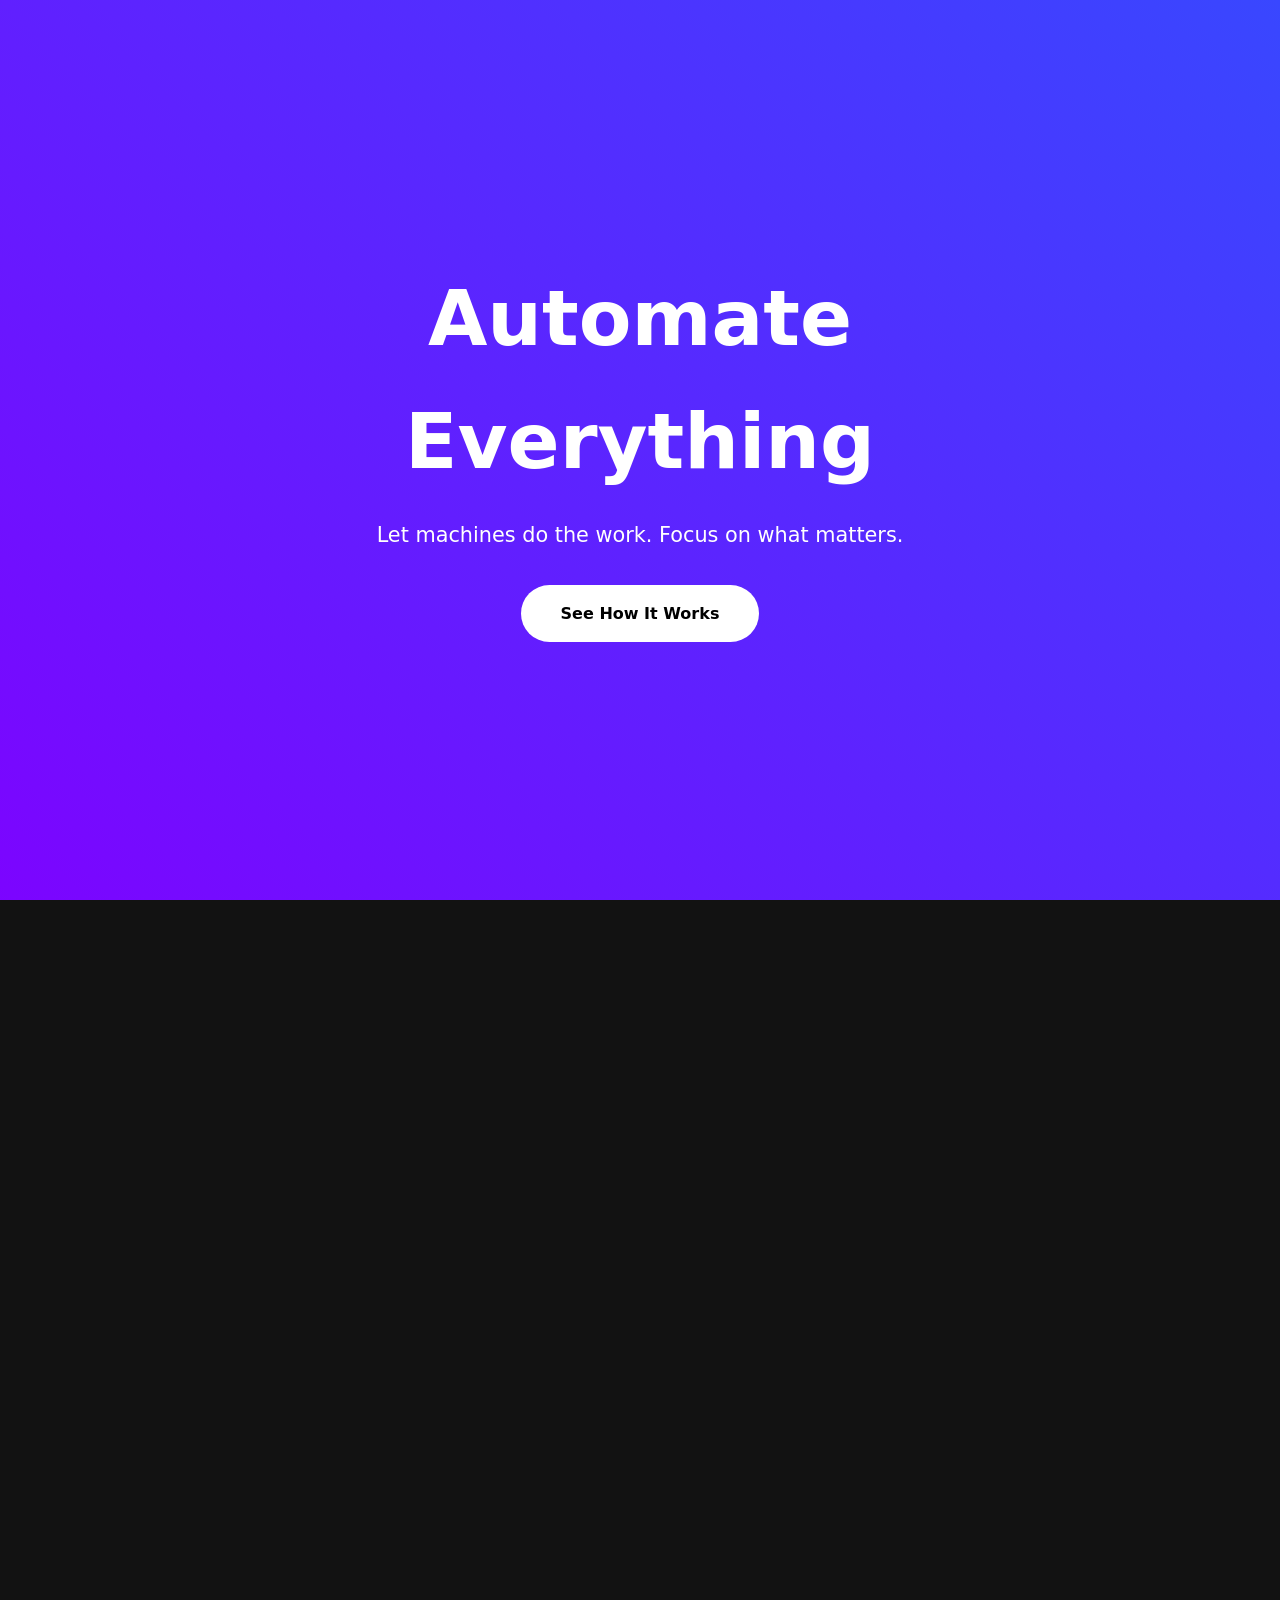
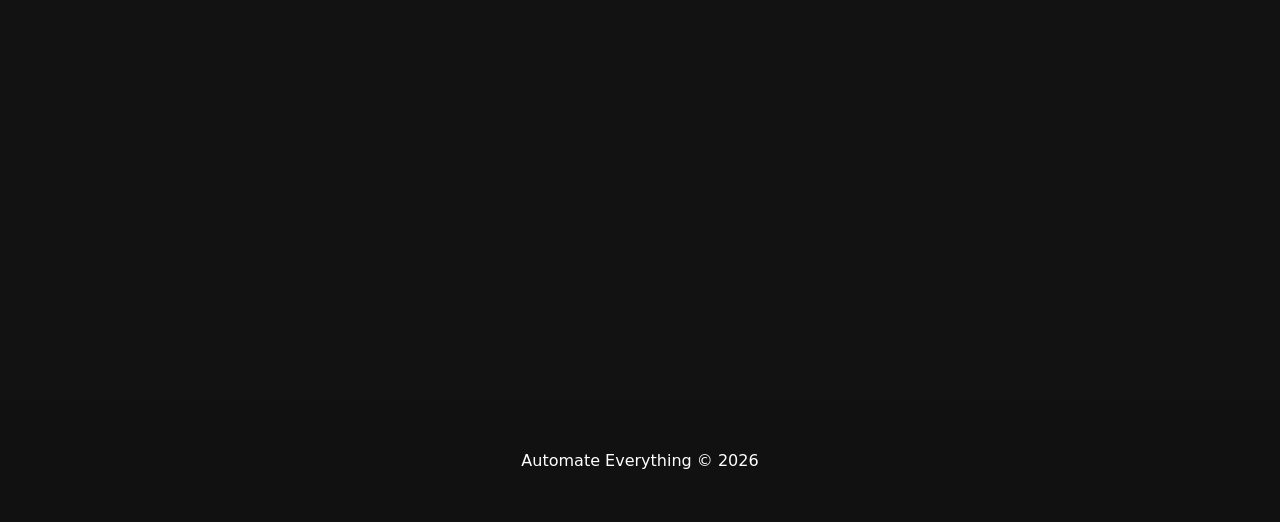
<file: automate-everything/index.html>
<!DOCTYPE html>
<html lang="en">
<head>
  <meta charset="UTF-8">
  <meta name="viewport" content="width=device-width, initial-scale=1.0">
  <title>Automate Everything</title>
  <style>
    * {
      margin: 0;
      padding: 0;
      box-sizing: border-box;
    }

    html {
      scroll-behavior: smooth;
    }

    body {
      font-family: 'Segoe UI', system-ui, sans-serif;
      color: #fff;
      background: #0a0a0a;
      overflow-x: hidden;
      line-height: 1.6;
    }

    /* Hero section with parallax and animated gradient */
    .hero {
      height: 100vh;
      display: flex;
      align-items: center;
      justify-content: center;
      position: relative;
      overflow: hidden;
    }

    .parallax-bg {
      position: absolute;
      top: 0;
      left: 0;
      width: 120%;
      height: 120%;
      background: linear-gradient(45deg, #ff0080, #8000ff, #0080ff, #80ff00);
      background-size: 400% 400%;
      animation: gradientShift 15s ease infinite;
      transform: translateZ(-1px) scale(1.2);
      z-index: -2;
    }

    @keyframes gradientShift {
      0% { background-position: 0% 50%; }
      50% { background-position: 100% 50%; }
      100% { background-position: 0% 50%; }
    }

    .hero-content {
      text-align: center;
      z-index: 1;
      max-width: 800px;
      padding: 0 2rem;
    }

    .hero h1 {
      font-size: clamp(3rem, 6vw, 5rem);
      margin-bottom: 1rem;
      opacity: 0;
      transform: translateY(40px);
      animation: fadeUp 1.2s ease 0.3s forwards;
    }

    .hero p {
      font-size: 1.3rem;
      margin-bottom: 2rem;
      opacity: 0;
      transform: translateY(40px);
      animation: fadeUp 1.2s ease 0.6s forwards;
    }

    .cta-button {
      display: inline-block;
      padding: 1rem 2.5rem;
      background: #fff;
      color: #000;
      text-decoration: none;
      border-radius: 50px;
      font-weight: bold;
      transition: transform 0.3s ease, box-shadow 0.3s ease;
      opacity: 0;
      transform: translateY(40px);
      animation: fadeUp 1.2s ease 0.9s forwards;
    }

    .cta-button:hover {
      transform: translateY(-5px) scale(1.05);
      box-shadow: 0 15px 30px rgba(255, 255, 255, 0.25);
    }

    @keyframes fadeUp {
      to {
        opacity: 1;
        transform: translateY(0);
      }
    }

    /* Sections with scroll-triggered animations */
    section {
      min-height: 100vh;
      padding: 6rem 2rem;
      display: flex;
      align-items: center;
      justify-content: center;
      flex-direction: column;
      text-align: center;
      position: relative;
    }

    .section-bg {
      position: absolute;
      top: 0;
      left: 0;
      width: 100%;
      height: 100%;
      background: rgba(20, 20, 20, 0.8);
      z-index: -1;
    }

    .section-title {
      font-size: clamp(2.5rem, 5vw, 4rem);
      margin-bottom: 2rem;
      opacity: 0;
      transform: translateY(40px);
      transition: opacity 1s ease, transform 1s ease;
    }

    .section-content {
      max-width: 700px;
      opacity: 0;
      transform: translateY(40px);
      transition: opacity 1s ease, transform 1s ease;
      transition-delay: 0.2s;
    }

    .visible .section-title,
    .visible .section-content {
      opacity: 1;
      transform: translateY(0);
    }

    /* Feature cards with staggered scroll animations */
    .features {
      display: flex;
      gap: 2rem;
      flex-wrap: wrap;
      justify-content: center;
      margin-top: 3rem;
    }

    .feature {
      background: rgba(255, 255, 255, 0.1);
      backdrop-filter: blur(12px);
      border-radius: 1rem;
      padding: 2rem;
      width: 300px;
      transition: transform 0.4s ease, box-shadow 0.4s ease;
      opacity: 0;
      transform: translateY(40px) rotateX(10deg);
      transition: opacity 0.8s ease, transform 0.8s ease;
    }

    .feature:nth-child(1) { transition-delay: 0.1s; }
    .feature:nth-child(2) { transition-delay: 0.2s; }
    .feature:nth-child(3) { transition-delay: 0.3s; }

    .visible .feature {
      opacity: 1;
      transform: translateY(0) rotateX(0);
    }

    .feature:hover {
      transform: translateY(-10px) scale(1.02);
      box-shadow: 0 20px 40px rgba(0, 0, 0, 0.4);
    }

    .feature h3 {
      margin-bottom: 1rem;
      font-size: 1.5rem;
    }

    /* Stats section with counter animation */
    .stats {
      display: flex;
      gap: 3rem;
      flex-wrap: wrap;
      justify-content: center;
      margin-top: 3rem;
    }

    .stat {
      text-align: center;
    }

    .stat-number {
      font-size: 3rem;
      font-weight: bold;
      color: #80ff00;
      margin-bottom: 0.5rem;
    }

    /* Footer */
    footer {
      padding: 3rem 2rem;
      text-align: center;
      background: #111;
    }

    /* Parallax effect on scroll */
    .parallax {
      transform: translateY(var(--scroll-offset, 0px));
      transition: transform 0.1s ease-out;
    }
  </style>
</head>
<body>
  <!-- Hero section -->
  <section class="hero">
    <div class="parallax-bg"></div>
    <div class="hero-content">
      <h1>Automate Everything</h1>
      <p>Let machines do the work. Focus on what matters.</p>
      <a href="#features" class="cta-button">See How It Works</a>
    </div>
  </section>

  <!-- Features section -->
  <section id="features">
    <div class="section-bg"></div>
    <h2 class="section-title">Intelligent Automation</h2>
    <div class="section-content">
      <p>From code to deployment, our systems handle the repetitive work so you can innovate faster.</p>
      <div class="features">
        <div class="feature">
          <h3>Code Generation</h3>
          <p>AI writes, tests, and refactors code across your stack.</p>
        </div>
        <div class="feature">
          <h3>CI/CD Automation</h3>
          <p>Automated testing, builds, and deployments with rollback safety.</p>
        </div>
        <div class="feature">
          <h3>Infrastructure as Code</h3>
          <p>Spin up and tear down environments on demand.</p>
        </div>
      </div>
    </div>
  </section>

  <!-- Stats section -->
  <section>
    <div class="section-bg"></div>
    <h2 class="section-title">By the Numbers</h2>
    <div class="section-content">
      <p>See the impact of automation across teams and organizations.</p>
      <div class="stats">
        <div class="stat">
          <div class="stat-number" data-target="98">0</div>
          <div>Faster Deployments</div>
        </div>
        <div class="stat">
          <div class="stat-number" data-target="75">0</div>
          <div>Fewer Bugs</div>
        </div>
        <div class="stat">
          <div class="stat-number" data-target="24">0</div>
          <div>Hours Saved / Week</div>
        </div>
      </div>
    </div>
  </section>

  <!-- Final CTA -->
  <section>
    <div class="section-bg"></div>
    <h2 class="section-title">Ready to Automate?</h2>
    <div class="section-content">
      <p>Start automating your workflows today and reclaim your time.</p>
      <a href="#features" class="cta-button">Get Started</a>
    </div>
  </section>

  <footer>
    <p>Automate Everything &copy; 2026</p>
  </footer>

  <script>
    // Scroll-triggered animations
    const observerOptions = {
      threshold: 0.2,
      rootMargin: '0px 0px -50px 0px'
    };

    const observer = new IntersectionObserver((entries) => {
      entries.forEach(entry => {
        if (entry.isIntersecting) {
          entry.target.classList.add('visible');
        }
      });
    }, observerOptions);

    document.querySelectorAll('.section-title, .section-content, .feature').forEach(el => {
      observer.observe(el);
    });

    // Simple parallax on hero background
    window.addEventListener('scroll', () => {
      const scrolled = window.pageYOffset;
      const parallaxBg = document.querySelector('.parallax-bg');
      if (parallaxBg) {
        parallaxBg.style.transform = `translateY(${scrolled * 0.5}px) scale(1.2)`;
      }
    });

    // Animated counters
    const counters = document.querySelectorAll('.stat-number');
    const observerCounters = new IntersectionObserver((entries) => {
      entries.forEach(entry => {
        if (entry.isIntersecting) {
          const target = +entry.target.getAttribute('data-target');
          const duration = 2000; // ms
          const step = target / (duration / 16);
          let current = 0;

          const updateCounter = () => {
            current += step;
            if (current < target) {
              entry.target.textContent = Math.floor(current);
              requestAnimationFrame(updateCounter);
            } else {
              entry.target.textContent = target;
            }
          };
          updateCounter();
          observerCounters.unobserve(entry.target);
        }
      });
    }, { threshold: 0.5 });

    counters.forEach(counter => observerCounters.observe(counter));
  </script>
</body>
</html>
</file>
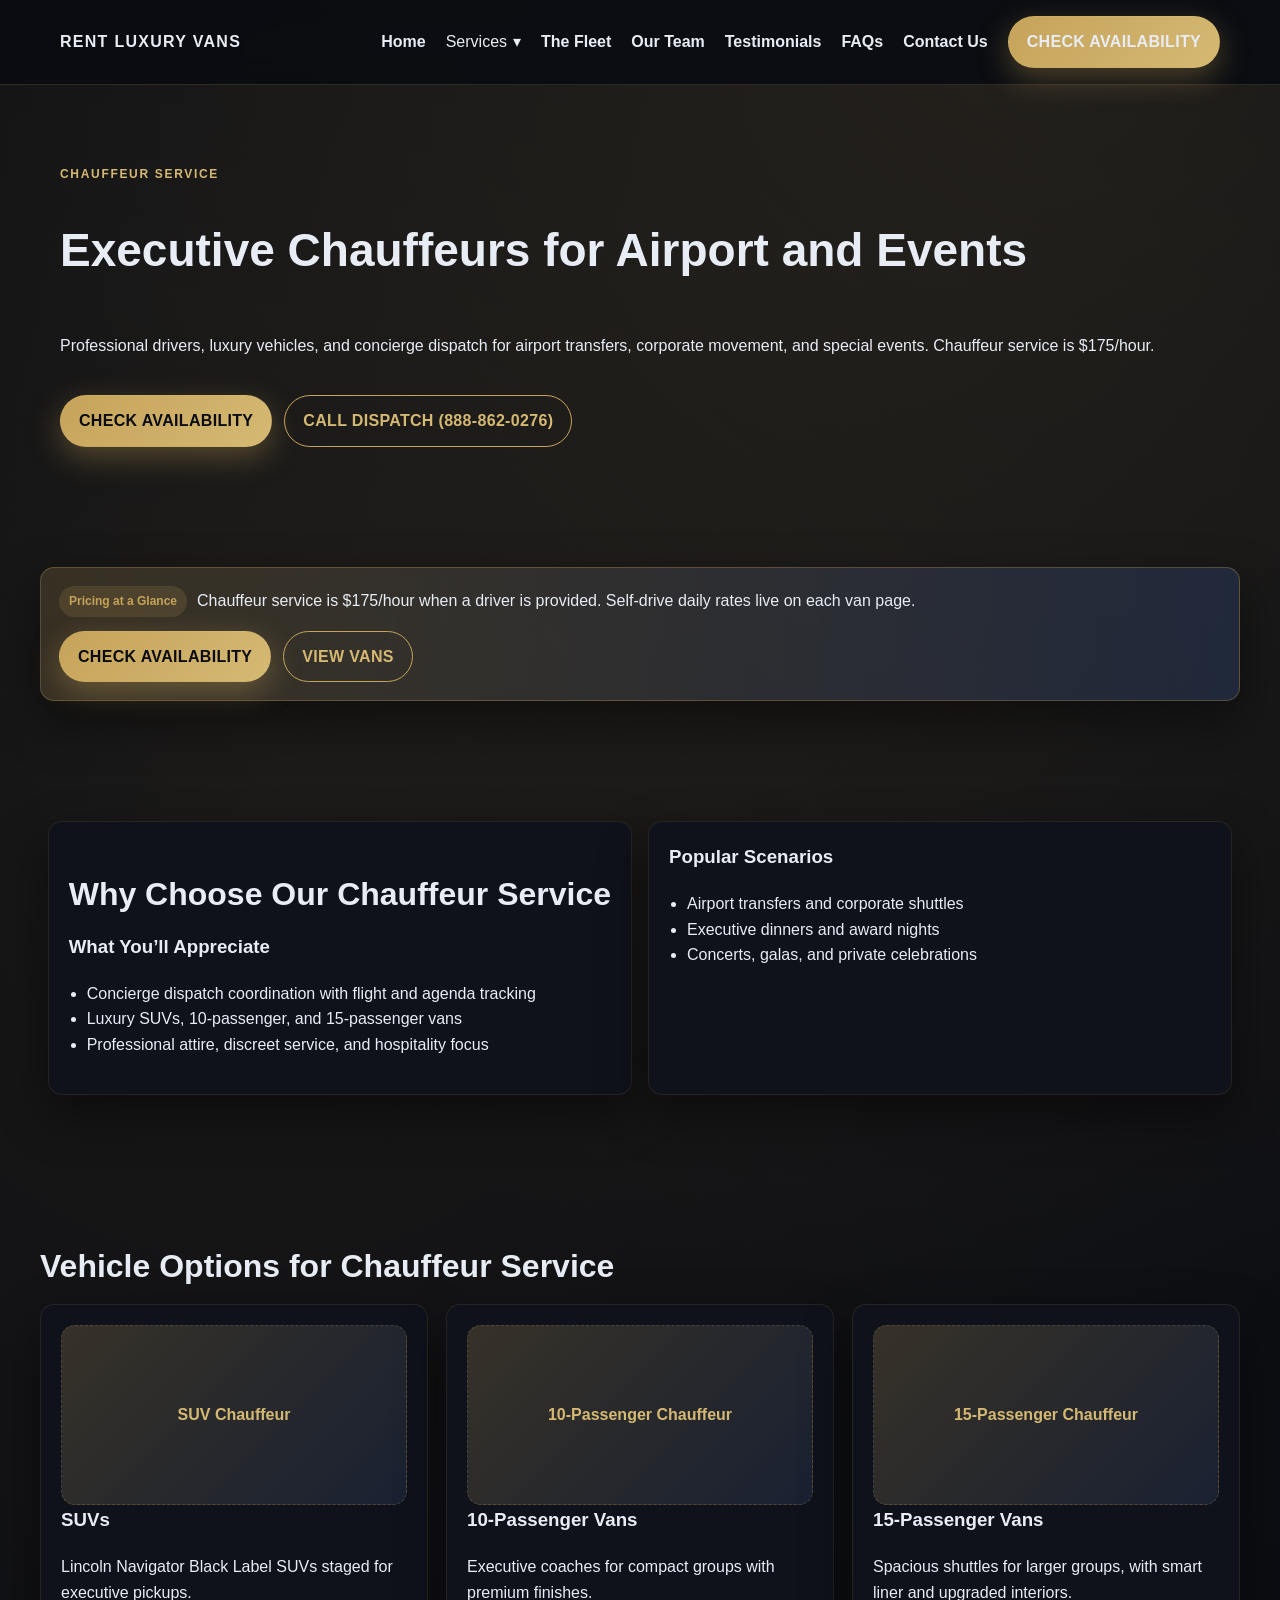
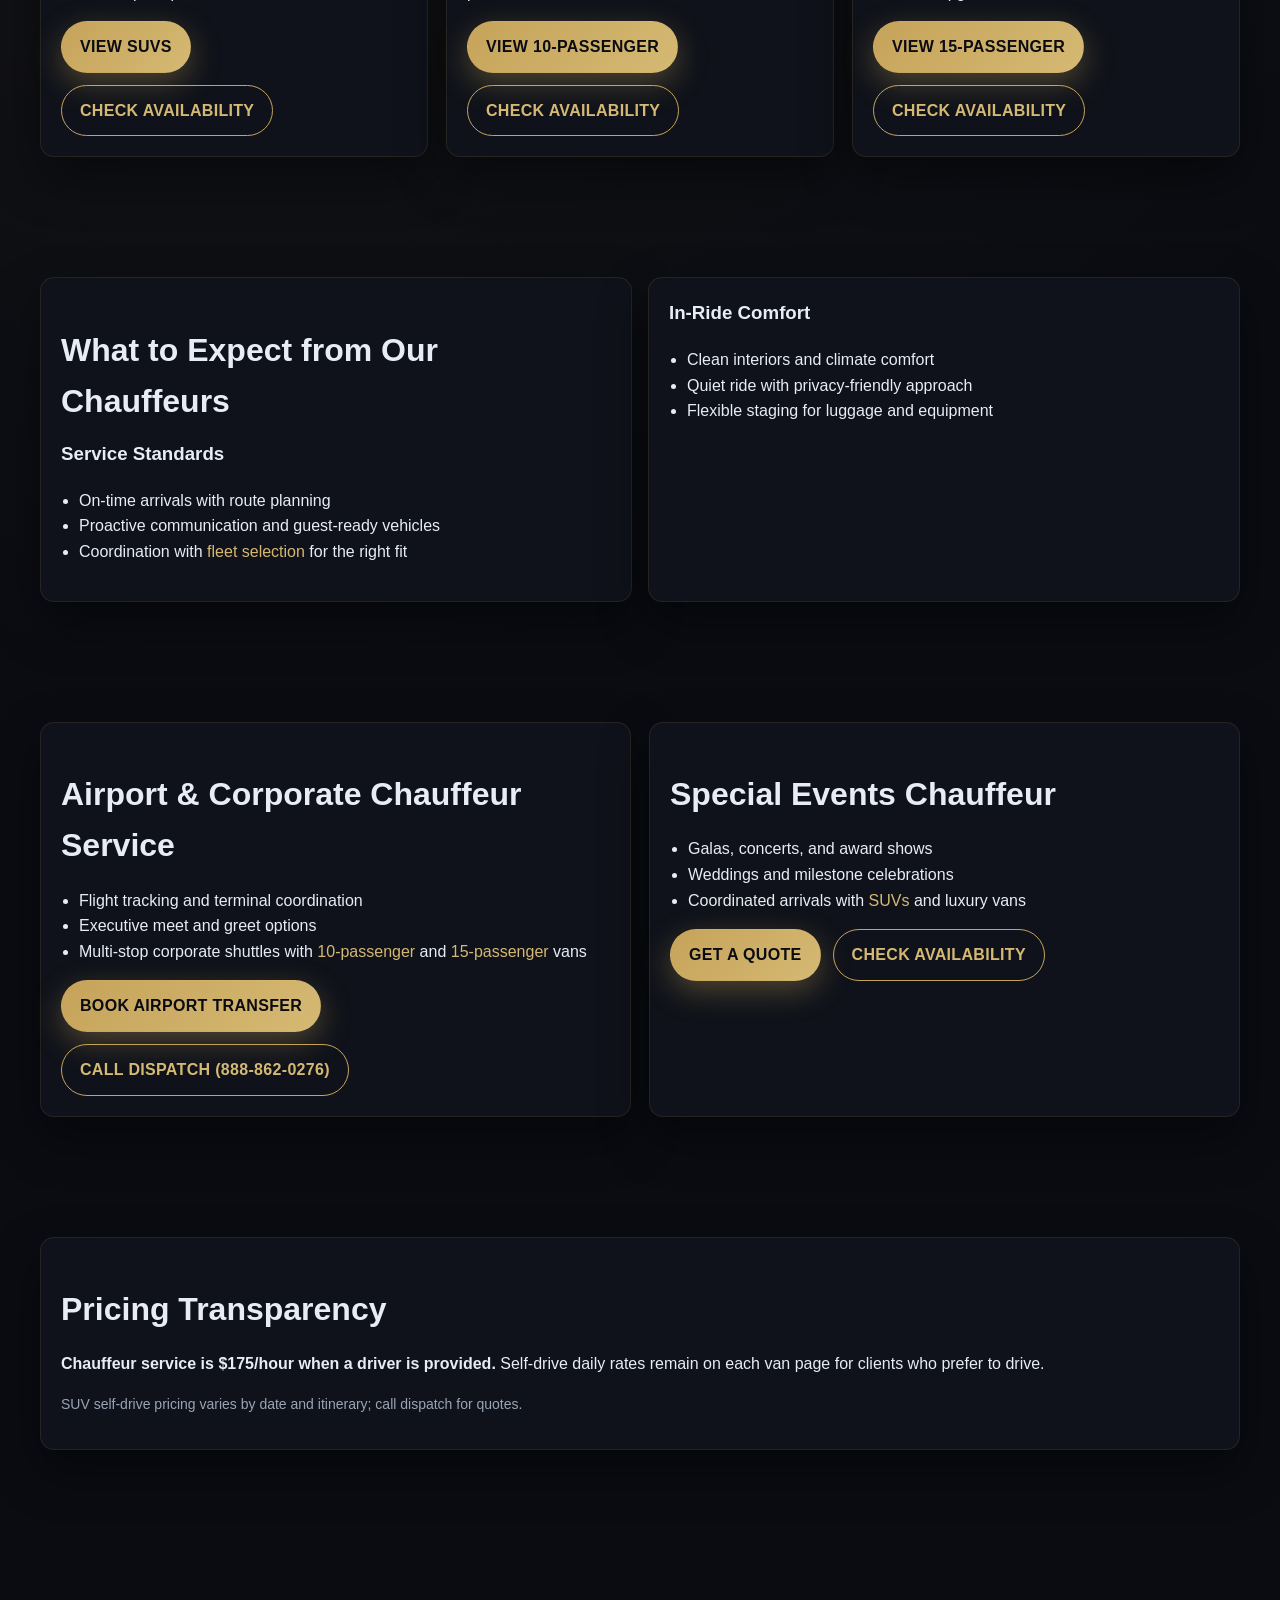
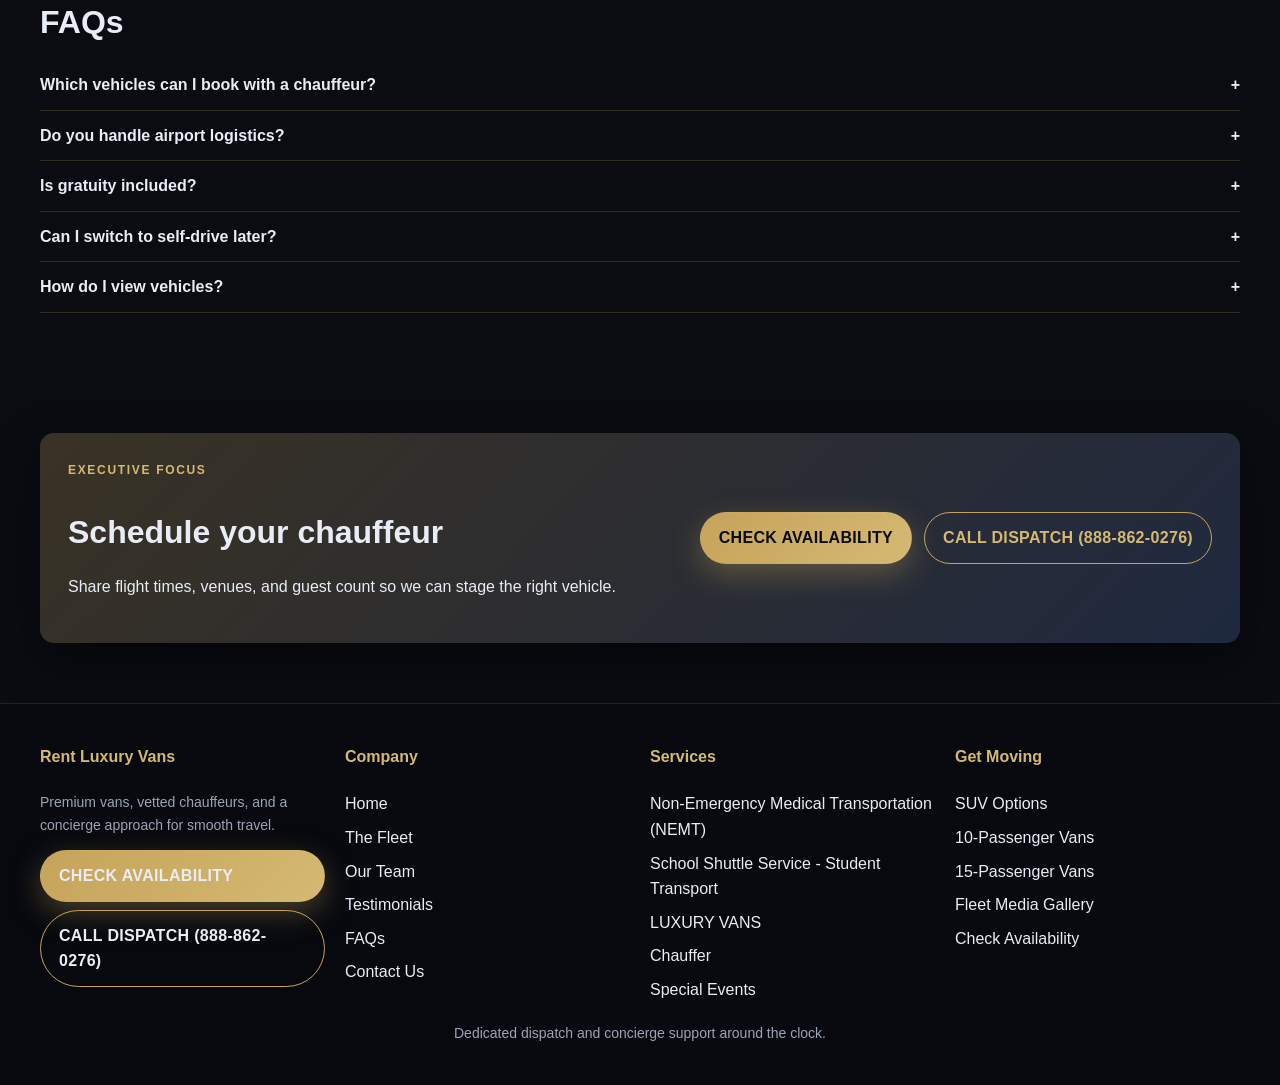
<file: chauffeur/index.html>
<!DOCTYPE html>
<html lang="en">
<head>
  <meta charset="UTF-8">
  <meta name="viewport" content="width=device-width, initial-scale=1.0">
  <title>Rent Luxury Vans | Chauffeur Service</title>
  <meta name="description" content="Executive chauffeur service for airport transfers, corporate travel, and events. Luxury SUVs and vans with $175/hour chauffeur pricing." />
  <link rel="canonical" href="/chauffeur" />
  <meta name="robots" content="index, follow" />
  <meta property="og:title" content="Rent Luxury Vans | Chauffeur Service" />
  <meta property="og:description" content="Premium chauffeur service with luxury vans and SUVs for airport, corporate, and event travel." />
  <meta property="og:type" content="website" />
  <link rel="stylesheet" href="/styles.css">
</head>
<body>
  <div id="site-header"></div>
  <main>
    <section class="hero">
      <div class="eyebrow">Chauffeur Service</div>
      <h1>Executive Chauffeurs for Airport and Events</h1>
      <p>Professional drivers, luxury vehicles, and concierge dispatch for airport transfers, corporate movement, and special events. Chauffeur service is $175/hour.</p>
      <div class="hero-actions">
        <a class="btn btn-primary" href="/book">Check Availability</a>
        <a class="btn btn-outline" href="tel:8888620276">Call Dispatch (888-862-0276)</a>
      </div>
    </section>

    <section class="section">
      <div class="section-inner pricing-strip">
        <div class="item"><span class="badge">Pricing at a Glance</span> Chauffeur service is $175/hour when a driver is provided. Self-drive daily rates live on each van page.</div>
        <div class="hero-actions">
          <a class="btn btn-primary" href="/book">Check Availability</a>
          <a class="btn btn-outline" href="/fleet">View Vans</a>
        </div>
      </div>
    </section>

    <section class="section two-col">
      <div class="section-inner" style="display:grid; grid-template-columns: repeat(auto-fit, minmax(280px,1fr)); gap:16px;">
        <div class="card">
          <h2>Why Choose Our Chauffeur Service</h2>
          <h3>What You’ll Appreciate</h3>
          <ul class="bullets">
            <li>Concierge dispatch coordination with flight and agenda tracking</li>
            <li>Luxury SUVs, 10-passenger, and 15-passenger vans</li>
            <li>Professional attire, discreet service, and hospitality focus</li>
          </ul>
        </div>
        <div class="card">
          <h3>Popular Scenarios</h3>
          <ul class="bullets">
            <li>Airport transfers and corporate shuttles</li>
            <li>Executive dinners and award nights</li>
            <li>Concerts, galas, and private celebrations</li>
          </ul>
        </div>
      </div>
    </section>

    <section class="section">
      <div class="section-inner">
        <h2>Vehicle Options for Chauffeur Service</h2>
        <div class="card-grid">
          <div class="card">
            <div class="img-placeholder">SUV Chauffeur</div>
            <h3>SUVs</h3>
            <p>Lincoln Navigator Black Label SUVs staged for executive pickups.</p>
            <div class="hero-actions">
              <a class="btn btn-primary" href="/fleet/suv">View SUVs</a>
              <a class="btn btn-outline" href="/book">Check Availability</a>
            </div>
          </div>
          <div class="card">
            <div class="img-placeholder">10-Passenger Chauffeur</div>
            <h3>10-Passenger Vans</h3>
            <p>Executive coaches for compact groups with premium finishes.</p>
            <div class="hero-actions">
              <a class="btn btn-primary" href="/fleet/10-passenger">View 10-Passenger</a>
              <a class="btn btn-outline" href="/book">Check Availability</a>
            </div>
          </div>
          <div class="card">
            <div class="img-placeholder">15-Passenger Chauffeur</div>
            <h3>15-Passenger Vans</h3>
            <p>Spacious shuttles for larger groups, with smart liner and upgraded interiors.</p>
            <div class="hero-actions">
              <a class="btn btn-primary" href="/fleet/15-passenger">View 15-Passenger</a>
              <a class="btn btn-outline" href="/book">Check Availability</a>
            </div>
          </div>
        </div>
      </div>
    </section>

    <section class="section two-col">
      <div class="section-inner" style="display:grid; grid-template-columns: repeat(auto-fit, minmax(280px,1fr)); gap:16px;">
        <div class="card">
          <h2>What to Expect from Our Chauffeurs</h2>
          <h3>Service Standards</h3>
          <ul class="bullets">
            <li>On-time arrivals with route planning</li>
            <li>Proactive communication and guest-ready vehicles</li>
            <li>Coordination with <a href="/fleet">fleet selection</a> for the right fit</li>
          </ul>
        </div>
        <div class="card">
          <h3>In-Ride Comfort</h3>
          <ul class="bullets">
            <li>Clean interiors and climate comfort</li>
            <li>Quiet ride with privacy-friendly approach</li>
            <li>Flexible staging for luggage and equipment</li>
          </ul>
        </div>
      </div>
    </section>

    <section class="section">
      <div class="section-inner card-grid">
        <div class="card">
          <h2>Airport & Corporate Chauffeur Service</h2>
          <ul class="bullets">
            <li>Flight tracking and terminal coordination</li>
            <li>Executive meet and greet options</li>
            <li>Multi-stop corporate shuttles with <a href="/fleet/10-passenger">10-passenger</a> and <a href="/fleet/15-passenger">15-passenger</a> vans</li>
          </ul>
          <div class="hero-actions">
            <a class="btn btn-primary" href="/book">Book Airport Transfer</a>
            <a class="btn btn-outline" href="tel:8888620276">Call Dispatch (888-862-0276)</a>
          </div>
        </div>
        <div class="card">
          <h2>Special Events Chauffeur</h2>
          <ul class="bullets">
            <li>Galas, concerts, and award shows</li>
            <li>Weddings and milestone celebrations</li>
            <li>Coordinated arrivals with <a href="/fleet/suv">SUVs</a> and luxury vans</li>
          </ul>
          <div class="hero-actions">
            <a class="btn btn-primary" href="/contact">Get a Quote</a>
            <a class="btn btn-outline" href="/book">Check Availability</a>
          </div>
        </div>
      </div>
    </section>

    <section class="section">
      <div class="section-inner card">
        <h2>Pricing Transparency</h2>
        <p><strong>Chauffeur service is $175/hour when a driver is provided.</strong> Self-drive daily rates remain on each van page for clients who prefer to drive.</p>
        <p class="small-note">SUV self-drive pricing varies by date and itinerary; call dispatch for quotes.</p>
      </div>
    </section>

    <section class="section">
      <div class="section-inner">
        <h2>FAQs</h2>
        <div class="faq-item">
          <div class="faq-question">Which vehicles can I book with a chauffeur?<span>+</span></div>
          <div class="faq-answer">All SUVs, 10-passenger, and 15-passenger vans are available with chauffeurs.</div>
        </div>
        <div class="faq-item">
          <div class="faq-question">Do you handle airport logistics?<span>+</span></div>
          <div class="faq-answer">Yes, we track flights and coordinate curbside or meet and greet arrivals.</div>
        </div>
        <div class="faq-item">
          <div class="faq-question">Is gratuity included?<span>+</span></div>
          <div class="faq-answer">Gratuity is optional and not included in the $175/hour chauffeur rate.</div>
        </div>
        <div class="faq-item">
          <div class="faq-question">Can I switch to self-drive later?<span>+</span></div>
          <div class="faq-answer">Yes, update your booking and we will adjust pricing to the self-drive daily rate for your selected unit.</div>
        </div>
        <div class="faq-item">
          <div class="faq-question">How do I view vehicles?<span>+</span></div>
          <div class="faq-answer">Explore <a href="/fleet">the fleet hub</a> or view galleries for each unit in the <a href="/fleet/media">media gallery</a>.</div>
        </div>
      </div>
    </section>

    <section class="section">
      <div class="section-inner cta-band">
        <div>
          <div class="eyebrow">Executive focus</div>
          <h2>Schedule your chauffeur</h2>
          <p>Share flight times, venues, and guest count so we can stage the right vehicle.</p>
        </div>
        <div class="hero-actions">
          <a class="btn btn-primary" href="/book">Check Availability</a>
          <a class="btn btn-outline" href="tel:8888620276">Call Dispatch (888-862-0276)</a>
        </div>
      </div>
    </section>
  </main>
  <div id="site-footer"></div>
  <script src="/script.js"></script>
</body>
</html>
</file>
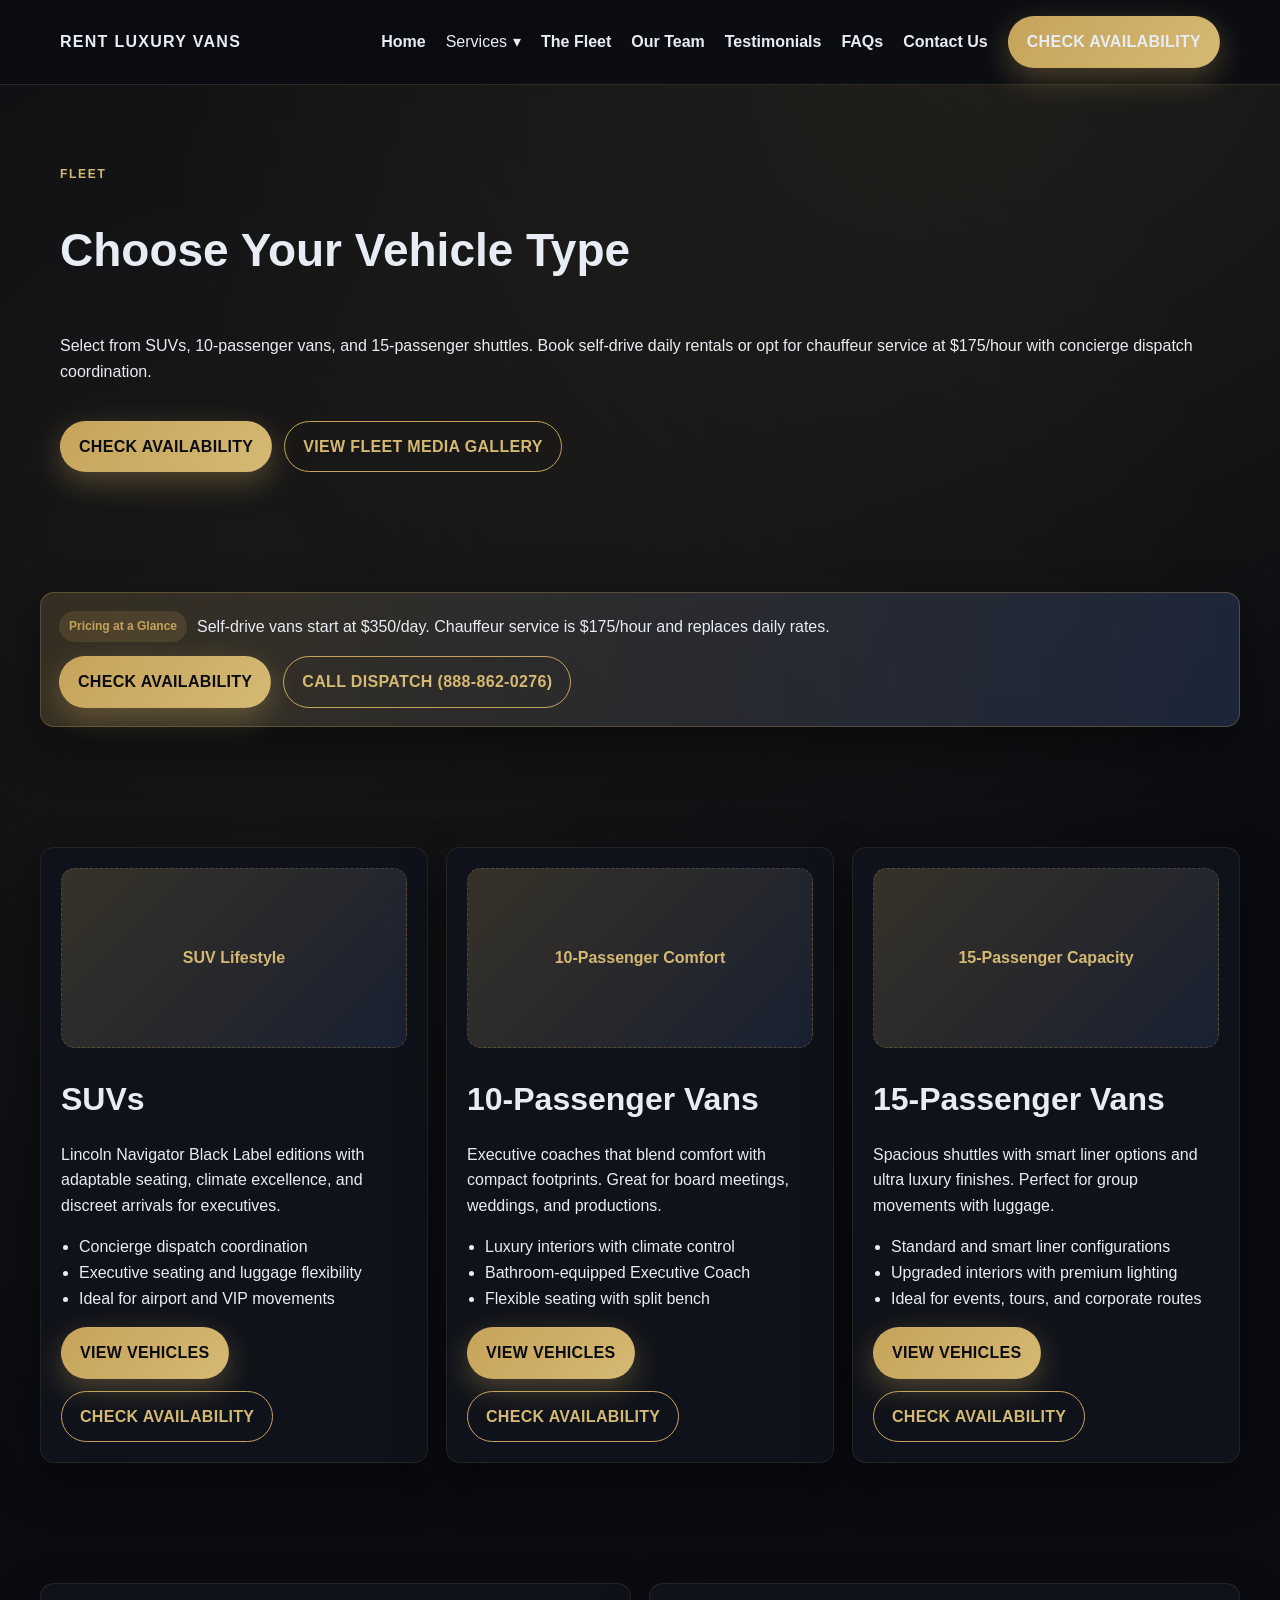
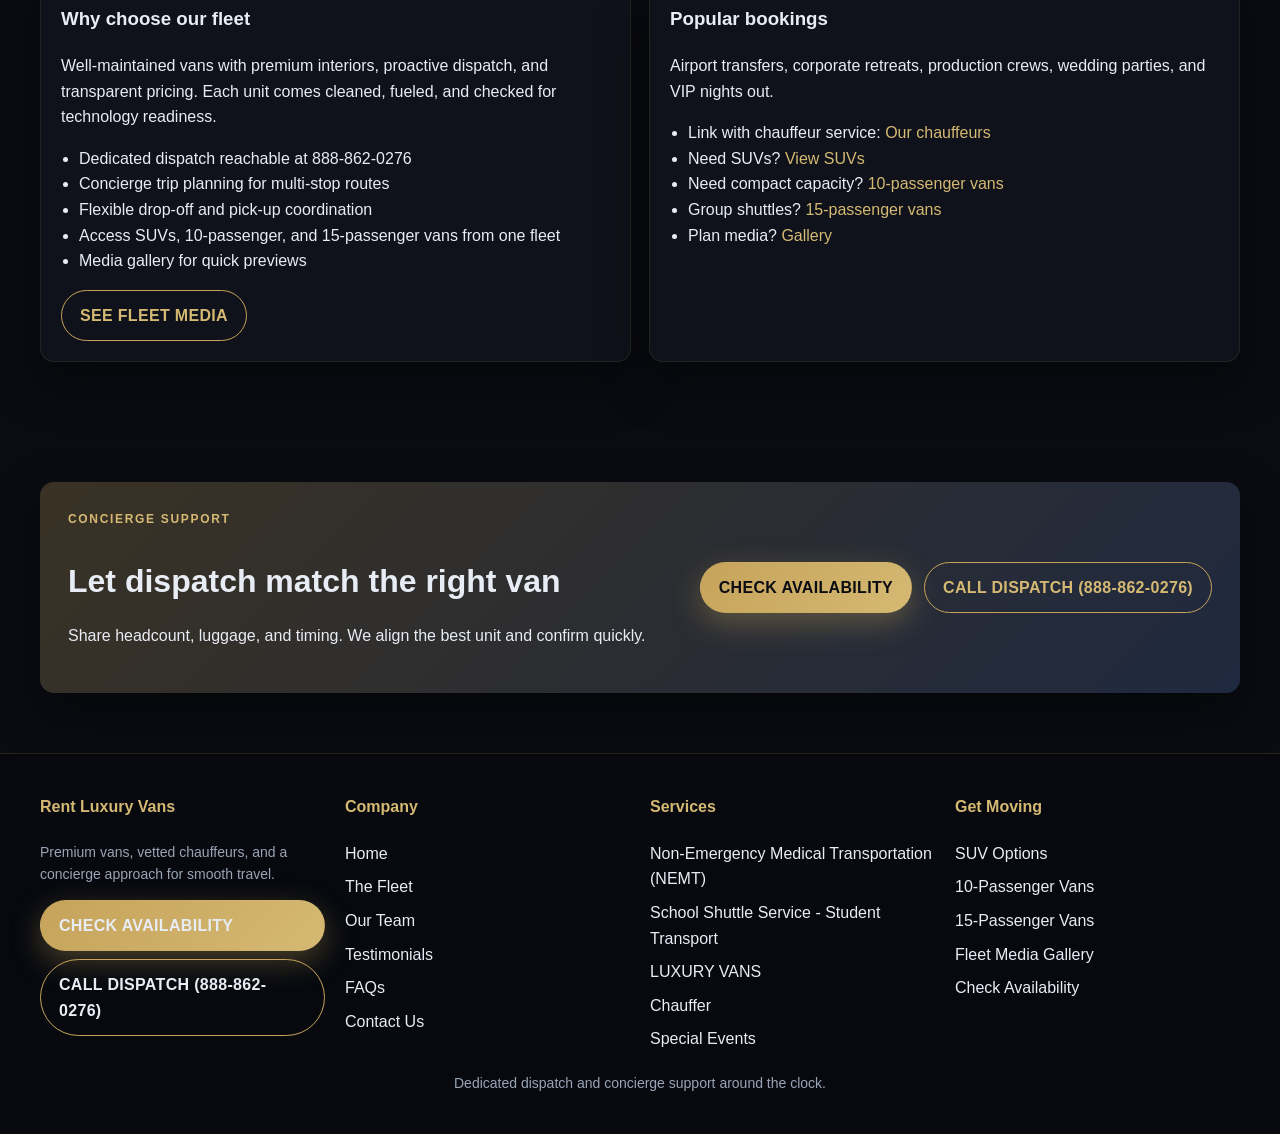
<file: fleet/index.html>
<!DOCTYPE html>
<html lang="en">
<head>
  <meta charset="UTF-8">
  <meta name="viewport" content="width=device-width, initial-scale=1.0">
  <title>Rent Luxury Vans | Fleet Hub</title>
  <meta name="description" content="Choose luxury SUVs, 10-passenger, and 15-passenger vans. Self-drive daily rates and chauffeur service at $175/hour." />
  <link rel="canonical" href="/fleet" />
  <meta name="robots" content="index, follow" />
  <meta property="og:title" content="Rent Luxury Vans | Fleet" />
  <meta property="og:description" content="Browse luxury vans with concierge dispatch and transparent pricing." />
  <meta property="og:type" content="website" />
  <link rel="stylesheet" href="/styles.css">
</head>
<body>
  <div id="site-header"></div>
  <main>
    <section class="hero">
      <div class="eyebrow">Fleet</div>
      <h1>Choose Your Vehicle Type</h1>
      <p>Select from SUVs, 10-passenger vans, and 15-passenger shuttles. Book self-drive daily rentals or opt for chauffeur service at $175/hour with concierge dispatch coordination.</p>
      <div class="hero-actions">
        <a class="btn btn-primary" href="/book">Check Availability</a>
        <a class="btn btn-outline" href="/fleet/media">View Fleet Media Gallery</a>
      </div>
    </section>

    <section class="section">
      <div class="section-inner pricing-strip">
        <div class="item"><span class="badge">Pricing at a Glance</span> Self-drive vans start at $350/day. Chauffeur service is $175/hour and replaces daily rates.</div>
        <div class="hero-actions">
          <a class="btn btn-primary" href="/book">Check Availability</a>
          <a class="btn btn-outline" href="tel:8888620276">Call Dispatch (888-862-0276)</a>
        </div>
      </div>
    </section>

    <section class="section">
      <div class="section-inner card-grid">
        <div class="card">
          <div class="img-placeholder">SUV Lifestyle</div>
          <h2>SUVs</h2>
          <p>Lincoln Navigator Black Label editions with adaptable seating, climate excellence, and discreet arrivals for executives.</p>
          <ul class="bullets">
            <li>Concierge dispatch coordination</li>
            <li>Executive seating and luggage flexibility</li>
            <li>Ideal for airport and VIP movements</li>
          </ul>
          <div class="hero-actions">
            <a class="btn btn-primary" href="/fleet/suv">View Vehicles</a>
            <a class="btn btn-outline" href="/book">Check Availability</a>
          </div>
        </div>
        <div class="card">
          <div class="img-placeholder">10-Passenger Comfort</div>
          <h2>10-Passenger Vans</h2>
          <p>Executive coaches that blend comfort with compact footprints. Great for board meetings, weddings, and productions.</p>
          <ul class="bullets">
            <li>Luxury interiors with climate control</li>
            <li>Bathroom-equipped Executive Coach</li>
            <li>Flexible seating with split bench</li>
          </ul>
          <div class="hero-actions">
            <a class="btn btn-primary" href="/fleet/10-passenger">View Vehicles</a>
            <a class="btn btn-outline" href="/book">Check Availability</a>
          </div>
        </div>
        <div class="card">
          <div class="img-placeholder">15-Passenger Capacity</div>
          <h2>15-Passenger Vans</h2>
          <p>Spacious shuttles with smart liner options and ultra luxury finishes. Perfect for group movements with luggage.</p>
          <ul class="bullets">
            <li>Standard and smart liner configurations</li>
            <li>Upgraded interiors with premium lighting</li>
            <li>Ideal for events, tours, and corporate routes</li>
          </ul>
          <div class="hero-actions">
            <a class="btn btn-primary" href="/fleet/15-passenger">View Vehicles</a>
            <a class="btn btn-outline" href="/book">Check Availability</a>
          </div>
        </div>
      </div>
    </section>

    <section class="section">
      <div class="section-inner card-grid">
        <div class="card">
          <h3>Why choose our fleet</h3>
          <p>Well-maintained vans with premium interiors, proactive dispatch, and transparent pricing. Each unit comes cleaned, fueled, and checked for technology readiness.</p>
          <ul class="bullets">
            <li>Dedicated dispatch reachable at 888-862-0276</li>
            <li>Concierge trip planning for multi-stop routes</li>
            <li>Flexible drop-off and pick-up coordination</li>
            <li>Access SUVs, 10-passenger, and 15-passenger vans from one fleet</li>
            <li>Media gallery for quick previews</li>
          </ul>
          <a class="btn btn-outline" href="/fleet/media">See Fleet Media</a>
        </div>
        <div class="card">
          <h3>Popular bookings</h3>
          <p>Airport transfers, corporate retreats, production crews, wedding parties, and VIP nights out.</p>
          <ul class="bullets">
            <li>Link with chauffeur service: <a href="/chauffeur">Our chauffeurs</a></li>
            <li>Need SUVs? <a href="/fleet/suv">View SUVs</a></li>
            <li>Need compact capacity? <a href="/fleet/10-passenger">10-passenger vans</a></li>
            <li>Group shuttles? <a href="/fleet/15-passenger">15-passenger vans</a></li>
            <li>Plan media? <a href="/fleet/media">Gallery</a></li>
          </ul>
        </div>
      </div>
    </section>

    <section class="section">
      <div class="section-inner cta-band">
        <div>
          <div class="eyebrow">Concierge support</div>
          <h2>Let dispatch match the right van</h2>
          <p>Share headcount, luggage, and timing. We align the best unit and confirm quickly.</p>
        </div>
        <div class="hero-actions">
          <a class="btn btn-primary" href="/book">Check Availability</a>
          <a class="btn btn-outline" href="tel:8888620276">Call Dispatch (888-862-0276)</a>
        </div>
      </div>
    </section>
  </main>
  <div id="site-footer"></div>
  <script src="/script.js"></script>
</body>
</html>
</file>
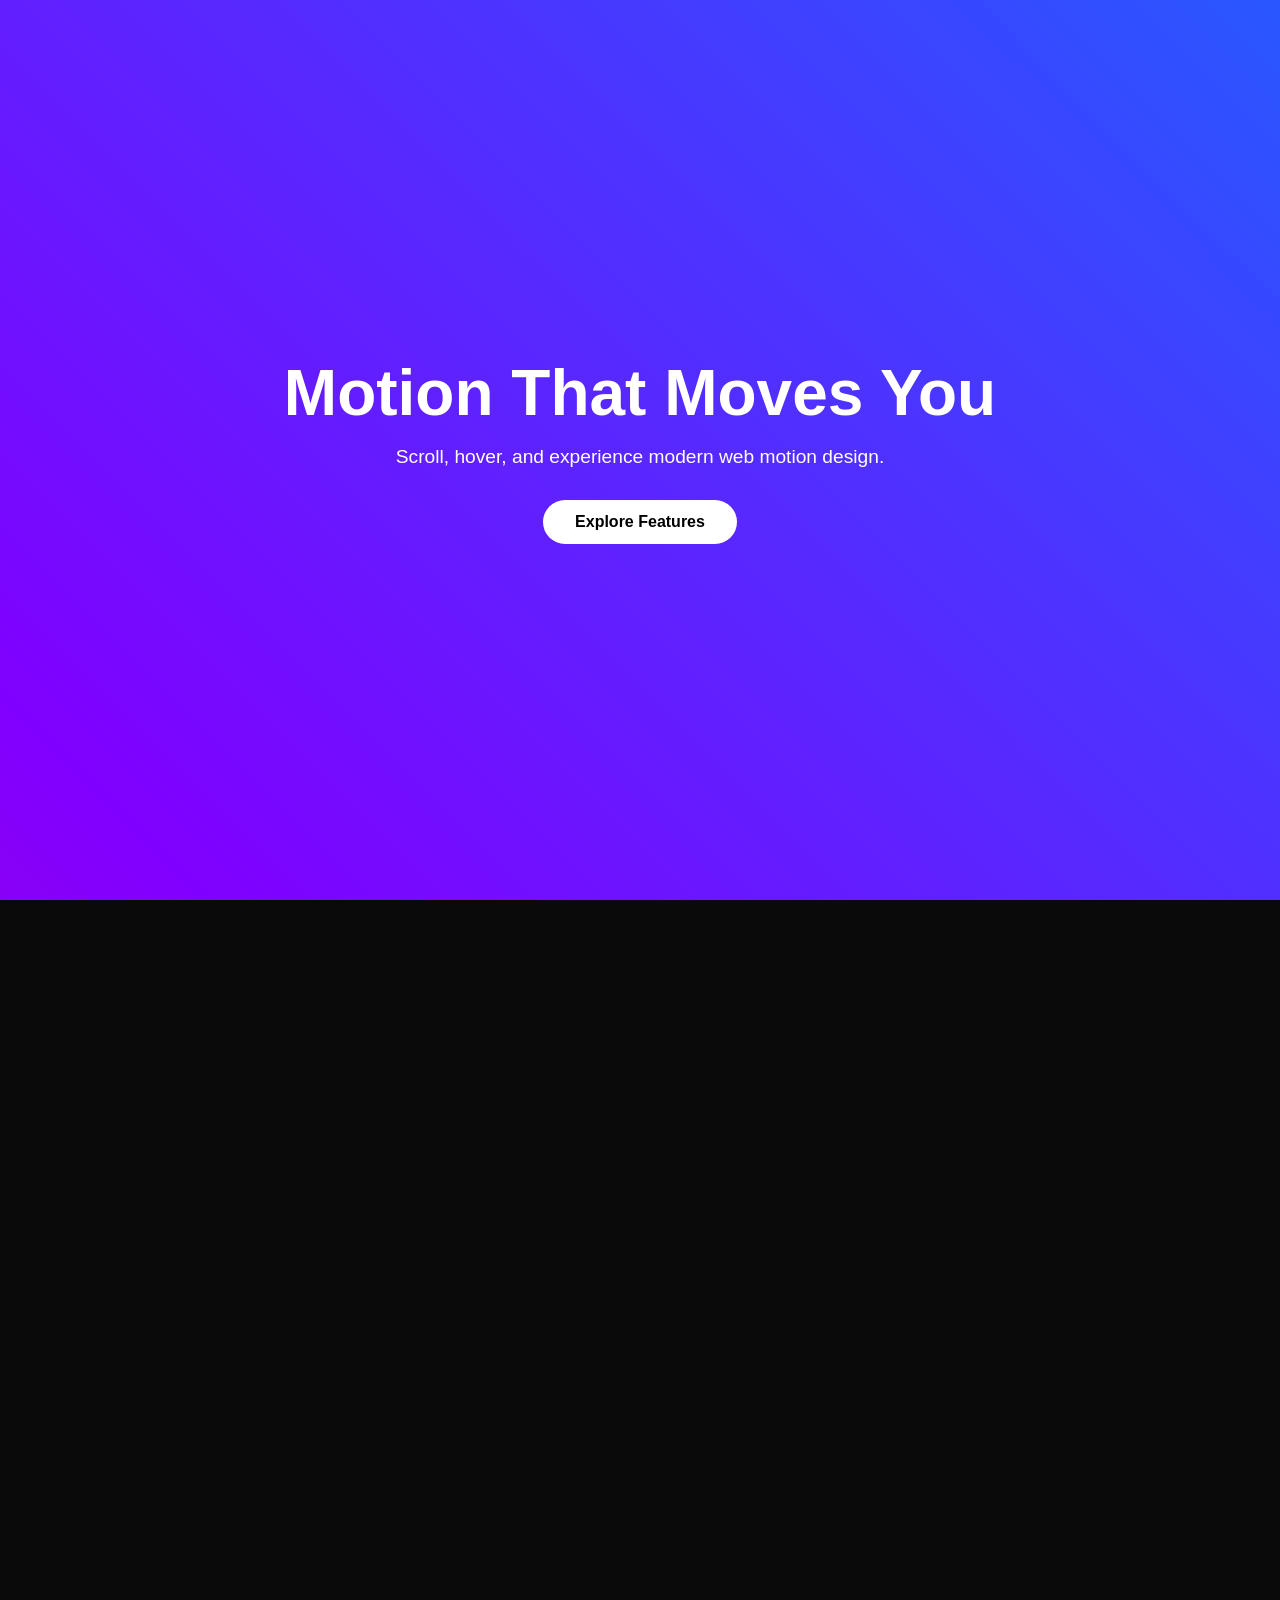
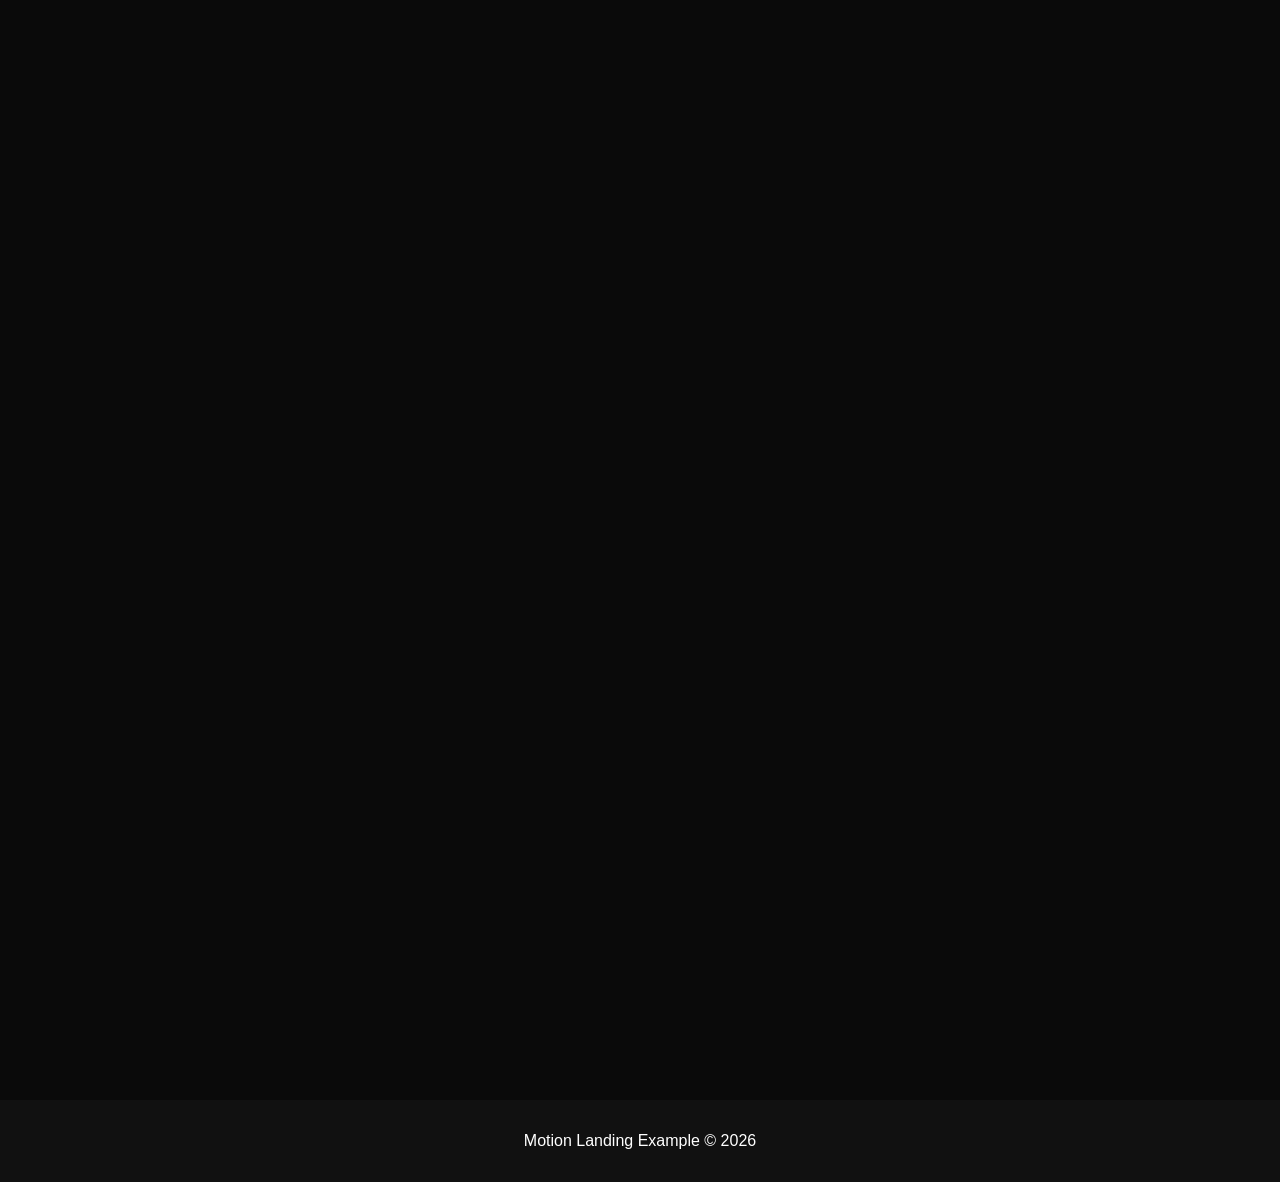
<file: motion-landing/index.html>
<!DOCTYPE html>
<html lang="en">
<head>
  <meta charset="UTF-8">
  <meta name="viewport" content="width=device-width, initial-scale=1.0">
  <title>Motion Landing</title>
  <style>
    * {
      margin: 0;
      padding: 0;
      box-sizing: border-box;
    }

    html {
      scroll-behavior: smooth;
    }

    body {
      font-family: 'Segoe UI', Tahoma, Geneva, Verdana, sans-serif;
      color: #fff;
      background: #0a0a0a;
      overflow-x: hidden;
    }

    /* Hero section with animated gradient background */
    .hero {
      height: 100vh;
      display: flex;
      align-items: center;
      justify-content: center;
      position: relative;
      overflow: hidden;
    }

    .hero-bg {
      position: absolute;
      top: 0;
      left: 0;
      width: 100%;
      height: 100%;
      background: linear-gradient(45deg, #ff0080, #8000ff, #0080ff, #80ff00);
      background-size: 400% 400%;
      animation: gradientShift 12s ease infinite;
      z-index: -2;
    }

    @keyframes gradientShift {
      0% { background-position: 0% 50%; }
      50% { background-position: 100% 50%; }
      100% { background-position: 0% 50%; }
    }

    .hero-content {
      text-align: center;
      z-index: 1;
    }

    .hero h1 {
      font-size: clamp(2.5rem, 5vw, 4rem);
      margin-bottom: 1rem;
      opacity: 0;
      transform: translateY(30px);
      animation: fadeUp 1s ease 0.5s forwards;
    }

    .hero p {
      font-size: 1.2rem;
      margin-bottom: 2rem;
      opacity: 0;
      transform: translateY(30px);
      animation: fadeUp 1s ease 0.8s forwards;
    }

    .cta-button {
      display: inline-block;
      padding: 0.8rem 2rem;
      background: #fff;
      color: #000;
      text-decoration: none;
      border-radius: 50px;
      font-weight: bold;
      transition: transform 0.3s ease, box-shadow 0.3s ease;
      opacity: 0;
      transform: translateY(30px);
      animation: fadeUp 1s ease 1s forwards;
    }

    .cta-button:hover {
      transform: translateY(-5px);
      box-shadow: 0 10px 20px rgba(255, 255, 255, 0.2);
    }

    @keyframes fadeUp {
      to {
        opacity: 1;
        transform: translateY(0);
      }
    }

    /* Sections with scroll-triggered animations */
    section {
      padding: 6rem 2rem;
      min-height: 100vh;
      display: flex;
      align-items: center;
      justify-content: center;
      flex-direction: column;
      text-align: center;
    }

    .section-title {
      font-size: 2.5rem;
      margin-bottom: 2rem;
      opacity: 0;
      transform: translateY(30px);
      transition: opacity 0.8s ease, transform 0.8s ease;
    }

    .section-content {
      max-width: 600px;
      opacity: 0;
      transform: translateY(30px);
      transition: opacity 0.8s ease, transform 0.8s ease;
      transition-delay: 0.2s;
    }

    .visible .section-title,
    .visible .section-content {
      opacity: 1;
      transform: translateY(0);
    }

    /* Cards with hover animations */
    .cards {
      display: flex;
      gap: 2rem;
      flex-wrap: wrap;
      justify-content: center;
      margin-top: 2rem;
    }

    .card {
      background: rgba(255, 255, 255, 0.1);
      backdrop-filter: blur(10px);
      border-radius: 1rem;
      padding: 2rem;
      width: 280px;
      transition: transform 0.3s ease, box-shadow 0.3s ease;
    }

    .card:hover {
      transform: translateY(-10px);
      box-shadow: 0 15px 30px rgba(0, 0, 0, 0.3);
    }

    .card h3 {
      margin-bottom: 1rem;
    }

    /* Footer */
    footer {
      padding: 2rem;
      text-align: center;
      background: #111;
    }
  </style>
</head>
<body>
  <section class="hero">
    <div class="hero-bg"></div>
    <div class="hero-content">
      <h1>Motion That Moves You</h1>
      <p>Scroll, hover, and experience modern web motion design.</p>
      <a href="#features" class="cta-button">Explore Features</a>
    </div>
  </section>

  <section id="features">
    <h2 class="section-title">Features</h2>
    <div class="section-content">
      <p>Each element animates as you scroll into view.</p>
      <div class="cards">
        <div class="card">
          <h3>Scroll Animations</h3>
          <p>Elements fade and slide in when they enter the viewport.</p>
        </div>
        <div class="card">
          <h3>Hover Effects</h3>
          <p>Cards lift and glow on hover for interactive feedback.</p>
        </div>
        <div class="card">
          <h3>Background Motion</h3>
          <p>Animated gradient background creates a dynamic feel.</p>
        </div>
      </div>
    </div>
  </section>

  <section>
    <h2 class="section-title">Smooth Experience</h2>
    <div class="section-content">
      <p>This page uses native smooth scrolling and CSS animations for performance.</p>
    </div>
  </section>

  <footer>
    <p>Motion Landing Example &copy; 2026</p>
  </footer>

  <script>
    // Simple scroll-triggered animation
    const observerOptions = {
      threshold: 0.2,
      rootMargin: '0px 0px -50px 0px'
    };

    const observer = new IntersectionObserver((entries) => {
      entries.forEach(entry => {
        if (entry.isIntersecting) {
          entry.target.classList.add('visible');
        }
      });
    }, observerOptions);

    document.querySelectorAll('.section-title, .section-content').forEach(el => {
      observer.observe(el);
    });
  </script>
</body>
</html>
</file>
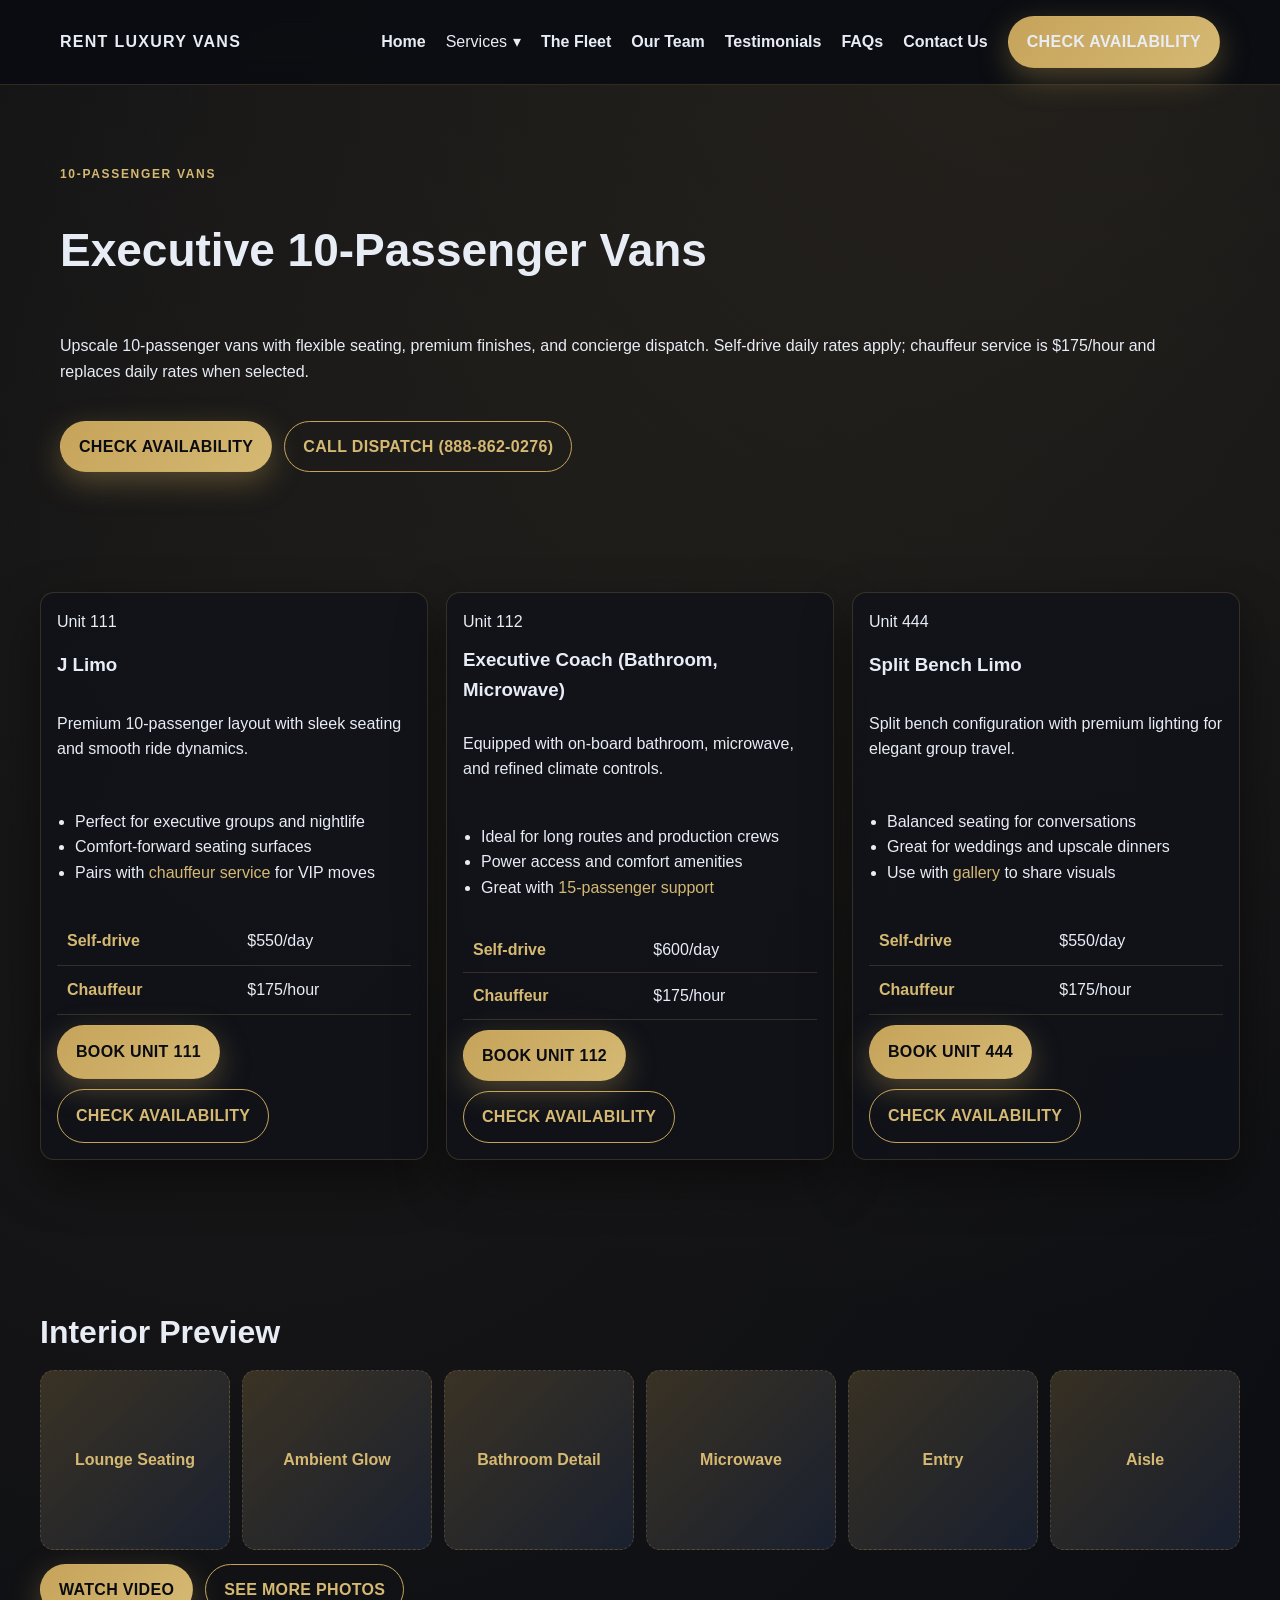
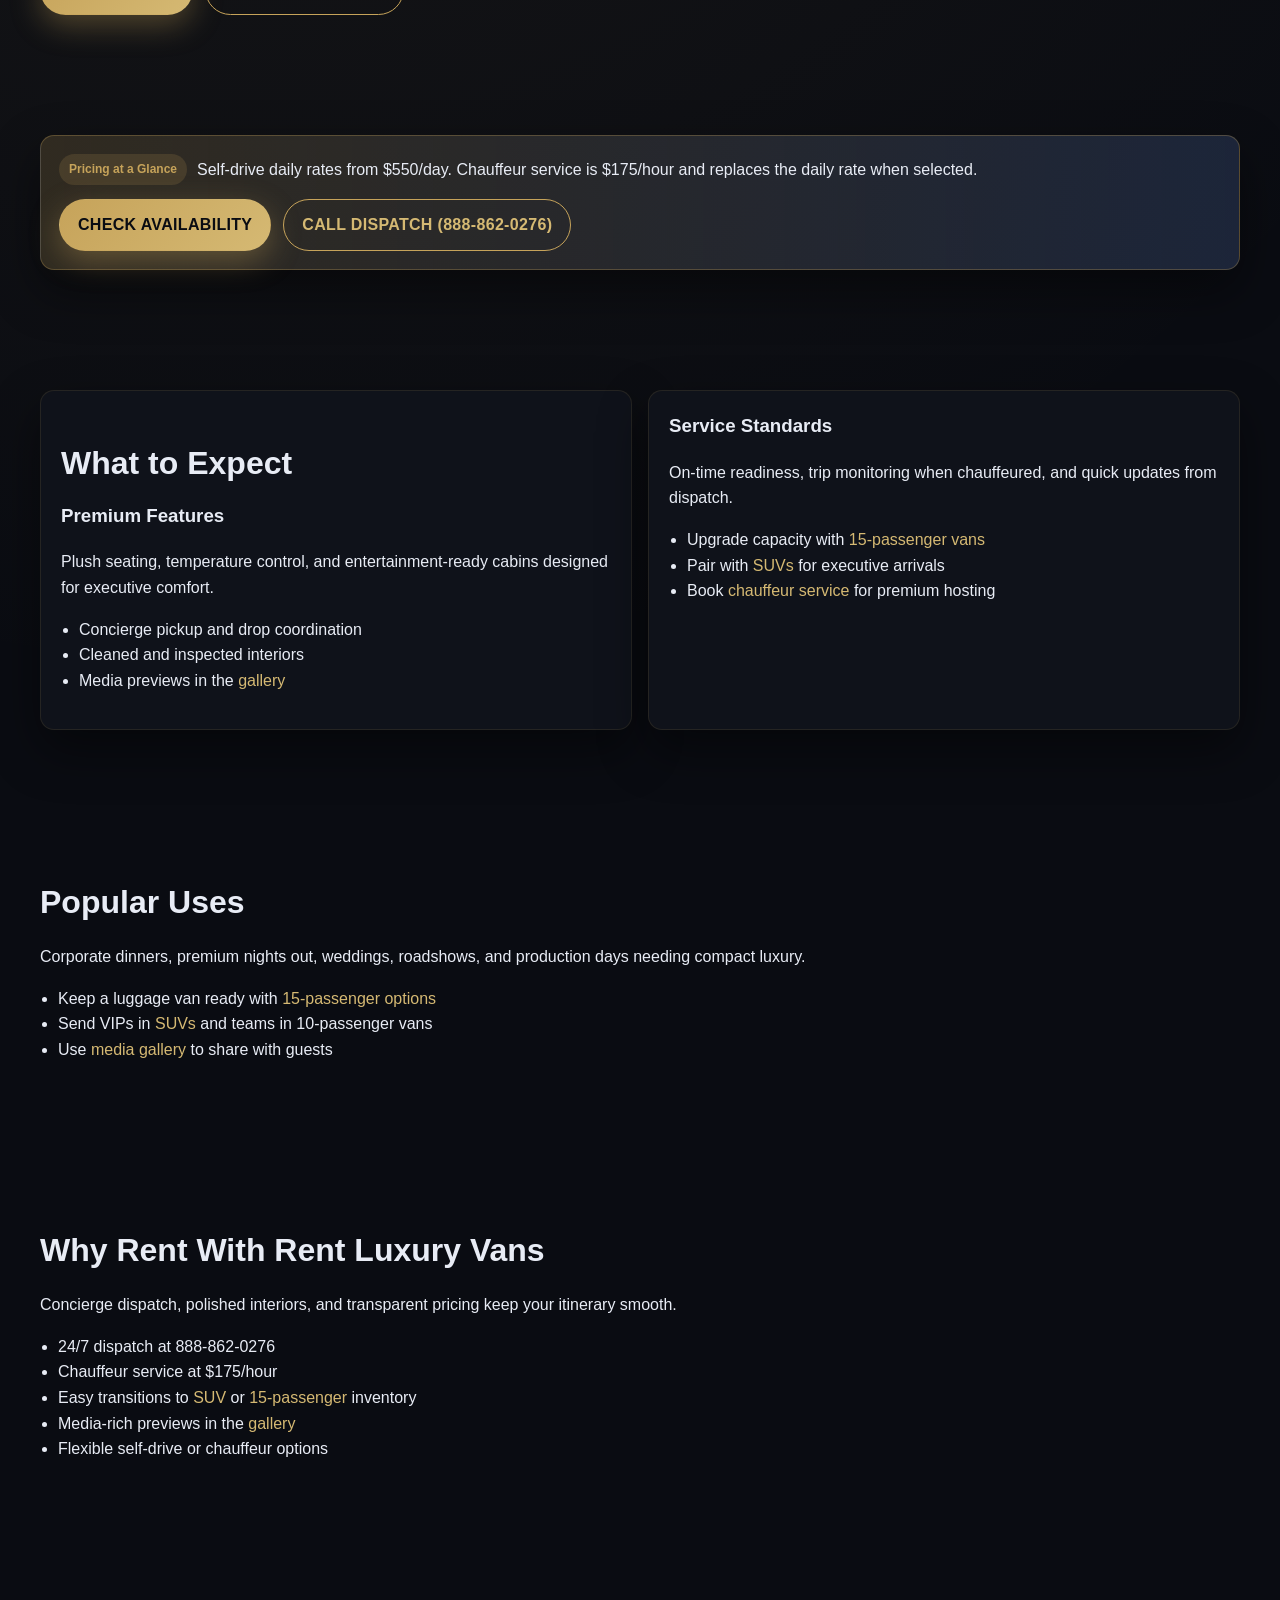
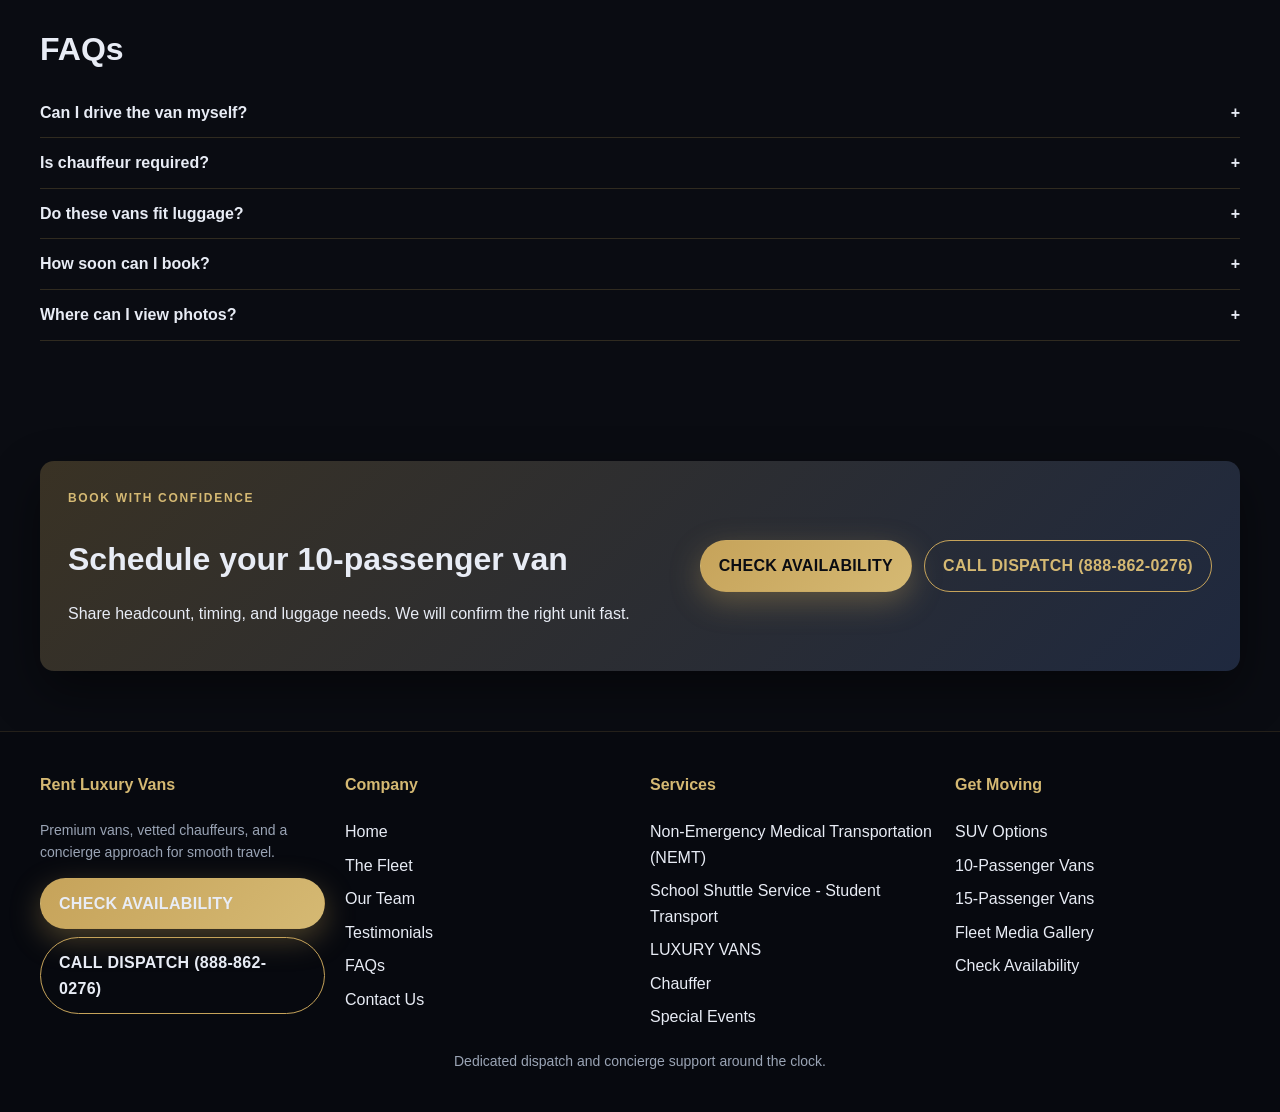
<file: fleet/10-passenger/index.html>
<!DOCTYPE html>
<html lang="en">
<head>
  <meta charset="UTF-8">
  <meta name="viewport" content="width=device-width, initial-scale=1.0">
  <title>Rent Luxury Vans | 10-Passenger Vans</title>
  <meta name="description" content="Luxury 10-passenger vans with premium seating and amenities. Self-drive daily rates and chauffeur service at $175/hour." />
  <link rel="canonical" href="/fleet/10-passenger" />
  <meta name="robots" content="index, follow" />
  <meta property="og:title" content="Rent Luxury Vans | 10-Passenger Vans" />
  <meta property="og:description" content="Executive 10-passenger vans with concierge dispatch and transparent pricing." />
  <meta property="og:type" content="website" />
  <link rel="stylesheet" href="/styles.css">
</head>
<body>
  <div id="site-header"></div>
  <main>
    <section class="hero">
      <div class="eyebrow">10-Passenger Vans</div>
      <h1>Executive 10-Passenger Vans</h1>
      <p>Upscale 10-passenger vans with flexible seating, premium finishes, and concierge dispatch. Self-drive daily rates apply; chauffeur service is $175/hour and replaces daily rates when selected.</p>
      <div class="hero-actions">
        <a class="btn btn-primary" href="/book">Check Availability</a>
        <a class="btn btn-outline" href="tel:8888620276">Call Dispatch (888-862-0276)</a>
      </div>
    </section>

    <section class="section">
      <div class="section-inner card-grid">
        <div class="unit-card">
          <div class="label">Unit 111</div>
          <h3>J Limo</h3>
          <p>Premium 10-passenger layout with sleek seating and smooth ride dynamics.</p>
          <ul class="bullets">
            <li>Perfect for executive groups and nightlife</li>
            <li>Comfort-forward seating surfaces</li>
            <li>Pairs with <a href="/chauffeur">chauffeur service</a> for VIP moves</li>
          </ul>
          <table class="table">
            <tr><th>Self-drive</th><td>$550/day</td></tr>
            <tr><th>Chauffeur</th><td>$175/hour</td></tr>
          </table>
          <div class="unit-actions">
            <a class="btn btn-primary" href="/book?unit=111&type=10-passenger">Book Unit 111</a>
            <a class="btn btn-outline" href="/book">Check Availability</a>
          </div>
        </div>
        <div class="unit-card">
          <div class="label">Unit 112</div>
          <h3>Executive Coach (Bathroom, Microwave)</h3>
          <p>Equipped with on-board bathroom, microwave, and refined climate controls.</p>
          <ul class="bullets">
            <li>Ideal for long routes and production crews</li>
            <li>Power access and comfort amenities</li>
            <li>Great with <a href="/fleet/15-passenger">15-passenger support</a></li>
          </ul>
          <table class="table">
            <tr><th>Self-drive</th><td>$600/day</td></tr>
            <tr><th>Chauffeur</th><td>$175/hour</td></tr>
          </table>
          <div class="unit-actions">
            <a class="btn btn-primary" href="/book?unit=112&type=10-passenger">Book Unit 112</a>
            <a class="btn btn-outline" href="/book">Check Availability</a>
          </div>
        </div>
        <div class="unit-card">
          <div class="label">Unit 444</div>
          <h3>Split Bench Limo</h3>
          <p>Split bench configuration with premium lighting for elegant group travel.</p>
          <ul class="bullets">
            <li>Balanced seating for conversations</li>
            <li>Great for weddings and upscale dinners</li>
            <li>Use with <a href="/fleet/media">gallery</a> to share visuals</li>
          </ul>
          <table class="table">
            <tr><th>Self-drive</th><td>$550/day</td></tr>
            <tr><th>Chauffeur</th><td>$175/hour</td></tr>
          </table>
          <div class="unit-actions">
            <a class="btn btn-primary" href="/book?unit=444&type=10-passenger">Book Unit 444</a>
            <a class="btn btn-outline" href="/book">Check Availability</a>
          </div>
        </div>
      </div>
    </section>

    <section class="section">
      <div class="section-inner">
        <h2>Interior Preview</h2>
        <div class="gallery-grid">
          <div class="img-placeholder">Lounge Seating</div>
          <div class="img-placeholder">Ambient Glow</div>
          <div class="img-placeholder">Bathroom Detail</div>
          <div class="img-placeholder">Microwave</div>
          <div class="img-placeholder">Entry</div>
          <div class="img-placeholder">Aisle</div>
        </div>
        <div class="hero-actions" style="margin-top:14px;">
          <a class="btn btn-primary" href="/fleet/media#10-passenger">Watch Video</a>
          <a class="btn btn-outline" href="/fleet/media">See More Photos</a>
        </div>
      </div>
    </section>

    <section class="section">
      <div class="section-inner pricing-strip">
        <div class="item"><span class="badge">Pricing at a Glance</span> Self-drive daily rates from $550/day. Chauffeur service is $175/hour and replaces the daily rate when selected.</div>
        <div class="hero-actions">
          <a class="btn btn-primary" href="/book">Check Availability</a>
          <a class="btn btn-outline" href="tel:8888620276">Call Dispatch (888-862-0276)</a>
        </div>
      </div>
    </section>

    <section class="section">
      <div class="section-inner two-col">
        <div class="card">
          <h2>What to Expect</h2>
          <h3>Premium Features</h3>
          <p>Plush seating, temperature control, and entertainment-ready cabins designed for executive comfort.</p>
          <ul class="bullets">
            <li>Concierge pickup and drop coordination</li>
            <li>Cleaned and inspected interiors</li>
            <li>Media previews in the <a href="/fleet/media">gallery</a></li>
          </ul>
        </div>
        <div class="card">
          <h3>Service Standards</h3>
          <p>On-time readiness, trip monitoring when chauffeured, and quick updates from dispatch.</p>
          <ul class="bullets">
            <li>Upgrade capacity with <a href="/fleet/15-passenger">15-passenger vans</a></li>
            <li>Pair with <a href="/fleet/suv">SUVs</a> for executive arrivals</li>
            <li>Book <a href="/chauffeur">chauffeur service</a> for premium hosting</li>
          </ul>
        </div>
      </div>
    </section>

    <section class="section">
      <div class="section-inner">
        <h2>Popular Uses</h2>
        <p>Corporate dinners, premium nights out, weddings, roadshows, and production days needing compact luxury.</p>
        <ul class="bullets">
          <li>Keep a luggage van ready with <a href="/fleet/15-passenger">15-passenger options</a></li>
          <li>Send VIPs in <a href="/fleet/suv">SUVs</a> and teams in 10-passenger vans</li>
          <li>Use <a href="/fleet/media">media gallery</a> to share with guests</li>
        </ul>
      </div>
    </section>

    <section class="section">
      <div class="section-inner">
        <h2>Why Rent With Rent Luxury Vans</h2>
        <p>Concierge dispatch, polished interiors, and transparent pricing keep your itinerary smooth.</p>
        <ul class="bullets">
          <li>24/7 dispatch at 888-862-0276</li>
          <li>Chauffeur service at $175/hour</li>
          <li>Easy transitions to <a href="/fleet/suv">SUV</a> or <a href="/fleet/15-passenger">15-passenger</a> inventory</li>
          <li>Media-rich previews in the <a href="/fleet/media">gallery</a></li>
          <li>Flexible self-drive or chauffeur options</li>
        </ul>
      </div>
    </section>

    <section class="section">
      <div class="section-inner">
        <h2>FAQs</h2>
        <div class="faq-item">
          <div class="faq-question">Can I drive the van myself?<span>+</span></div>
          <div class="faq-answer">Yes, self-drive is available. Daily rates are listed above and chauffeur pricing is $175/hour.</div>
        </div>
        <div class="faq-item">
          <div class="faq-question">Is chauffeur required?<span>+</span></div>
          <div class="faq-answer">Chauffeur is optional and billed at $175/hour. Self-drive remains available when you prefer to pilot.</div>
        </div>
        <div class="faq-item">
          <div class="faq-question">Do these vans fit luggage?<span>+</span></div>
          <div class="faq-answer">Yes, luggage space can be configured. Pair with a <a href="/fleet/15-passenger">15-passenger van</a> if you need more cargo room.</div>
        </div>
        <div class="faq-item">
          <div class="faq-question">How soon can I book?<span>+</span></div>
          <div class="faq-answer">Use the booking link for instant requests or call dispatch at 888-862-0276 for rush itineraries.</div>
        </div>
        <div class="faq-item">
          <div class="faq-question">Where can I view photos?<span>+</span></div>
          <div class="faq-answer">See each unit in the <a href="/fleet/media">fleet media gallery</a>.</div>
        </div>
      </div>
    </section>

    <section class="section">
      <div class="section-inner cta-band">
        <div>
          <div class="eyebrow">Book with confidence</div>
          <h2>Schedule your 10-passenger van</h2>
          <p>Share headcount, timing, and luggage needs. We will confirm the right unit fast.</p>
        </div>
        <div class="hero-actions">
          <a class="btn btn-primary" href="/book">Check Availability</a>
          <a class="btn btn-outline" href="tel:8888620276">Call Dispatch (888-862-0276)</a>
        </div>
      </div>
    </section>
  </main>
  <div id="site-footer"></div>
  <script src="/script.js"></script>
</body>
</html>
</file>
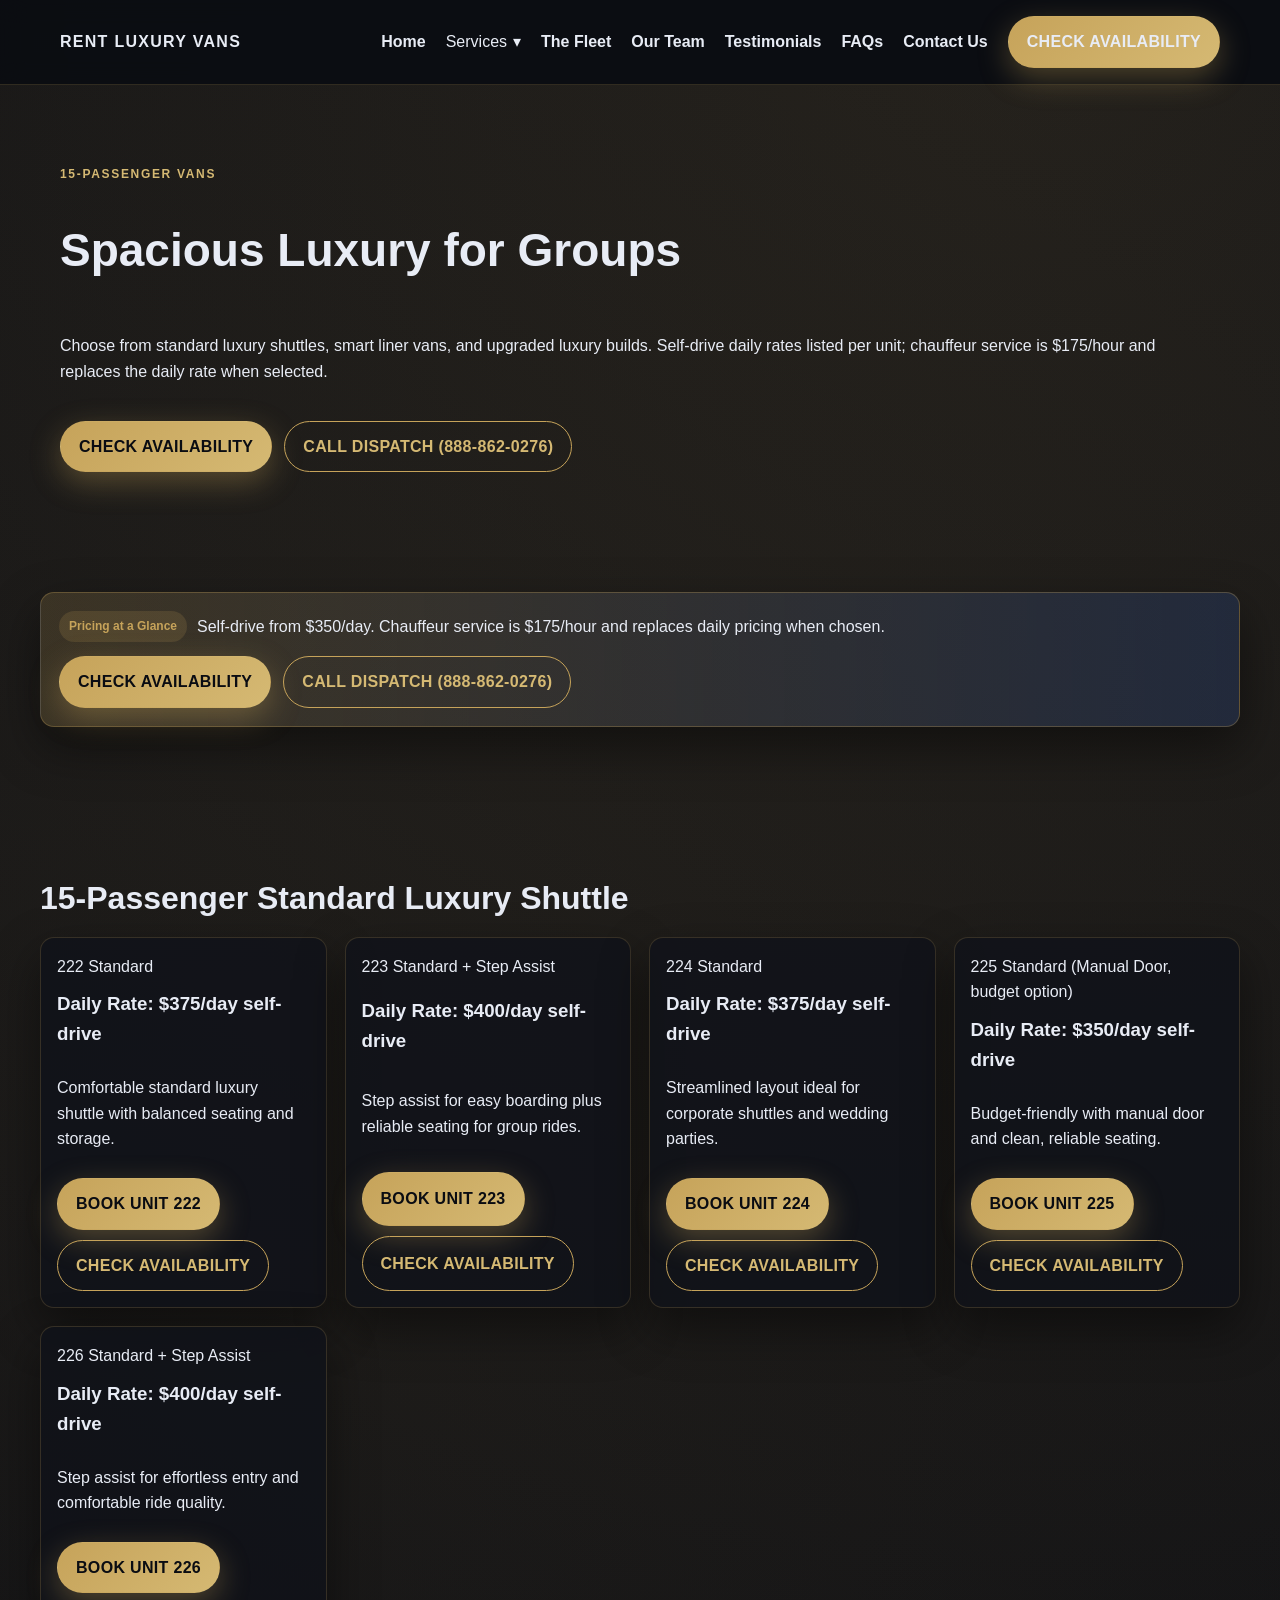
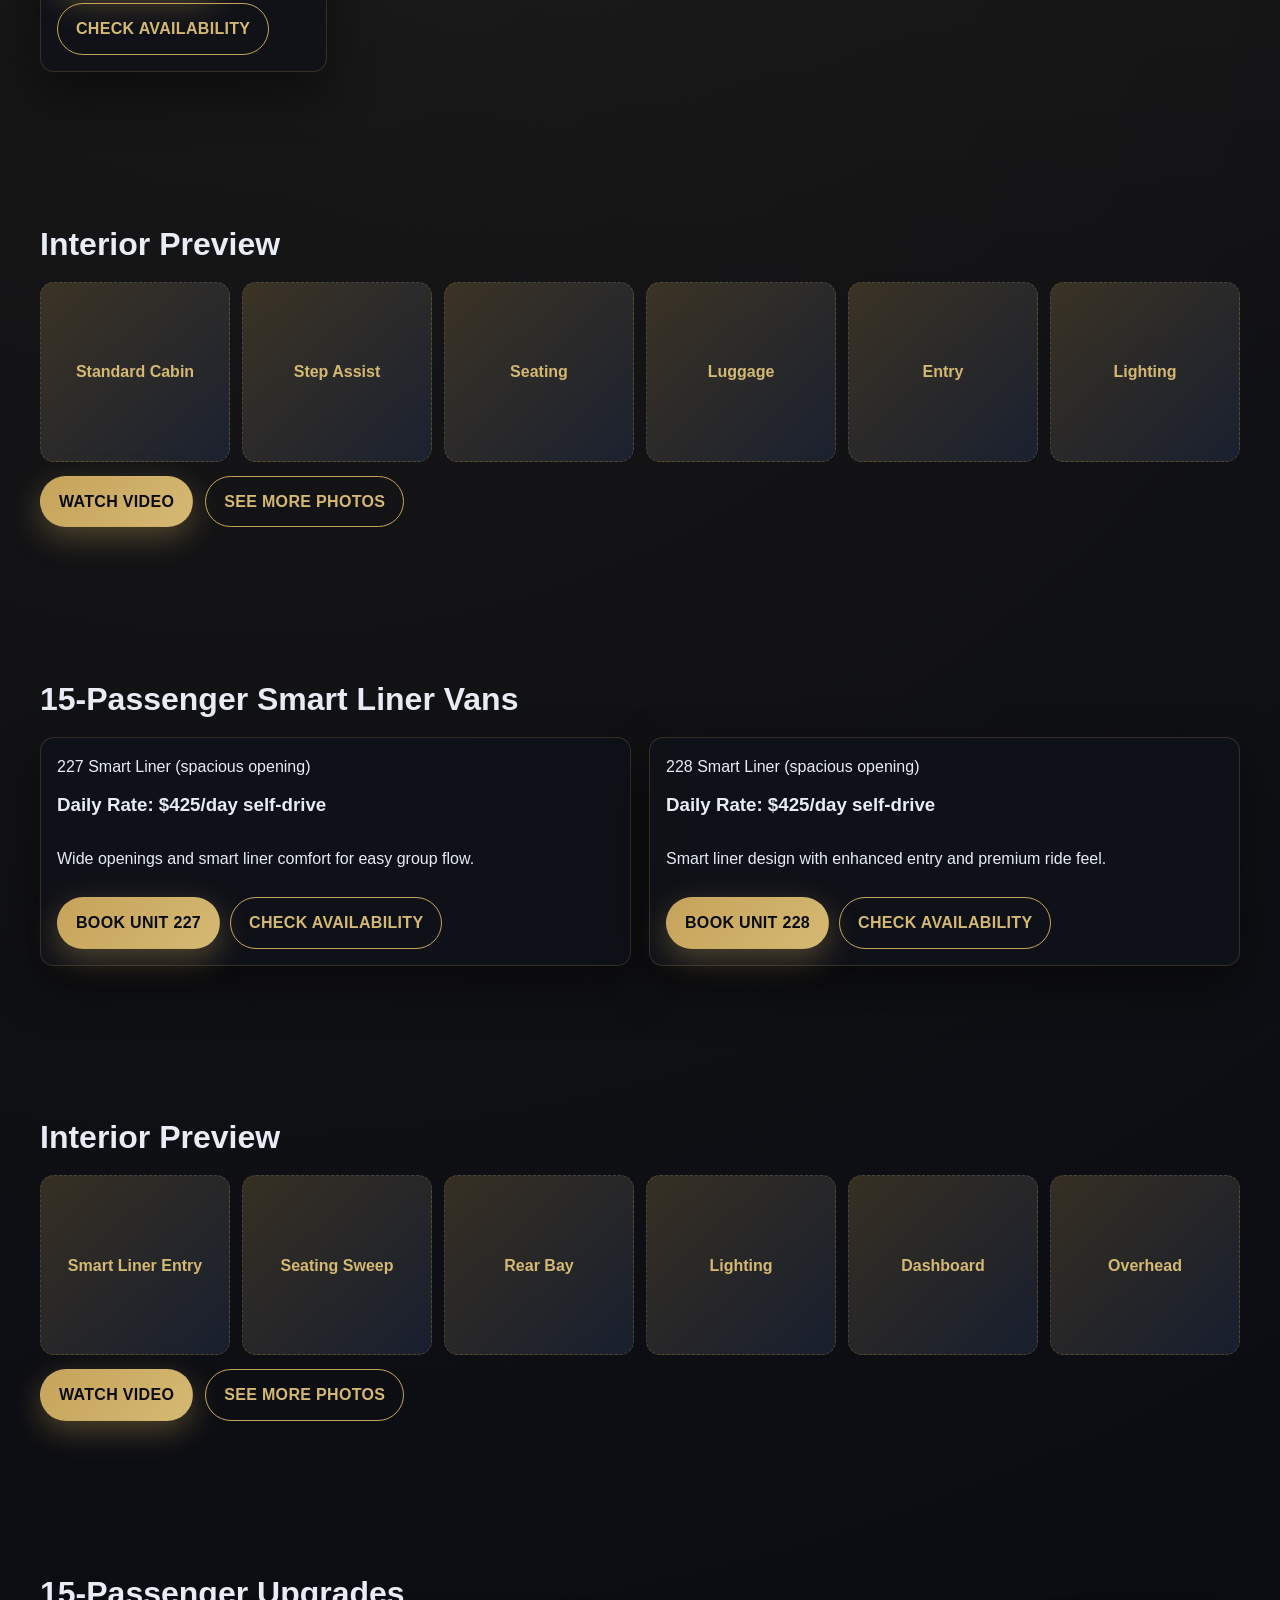
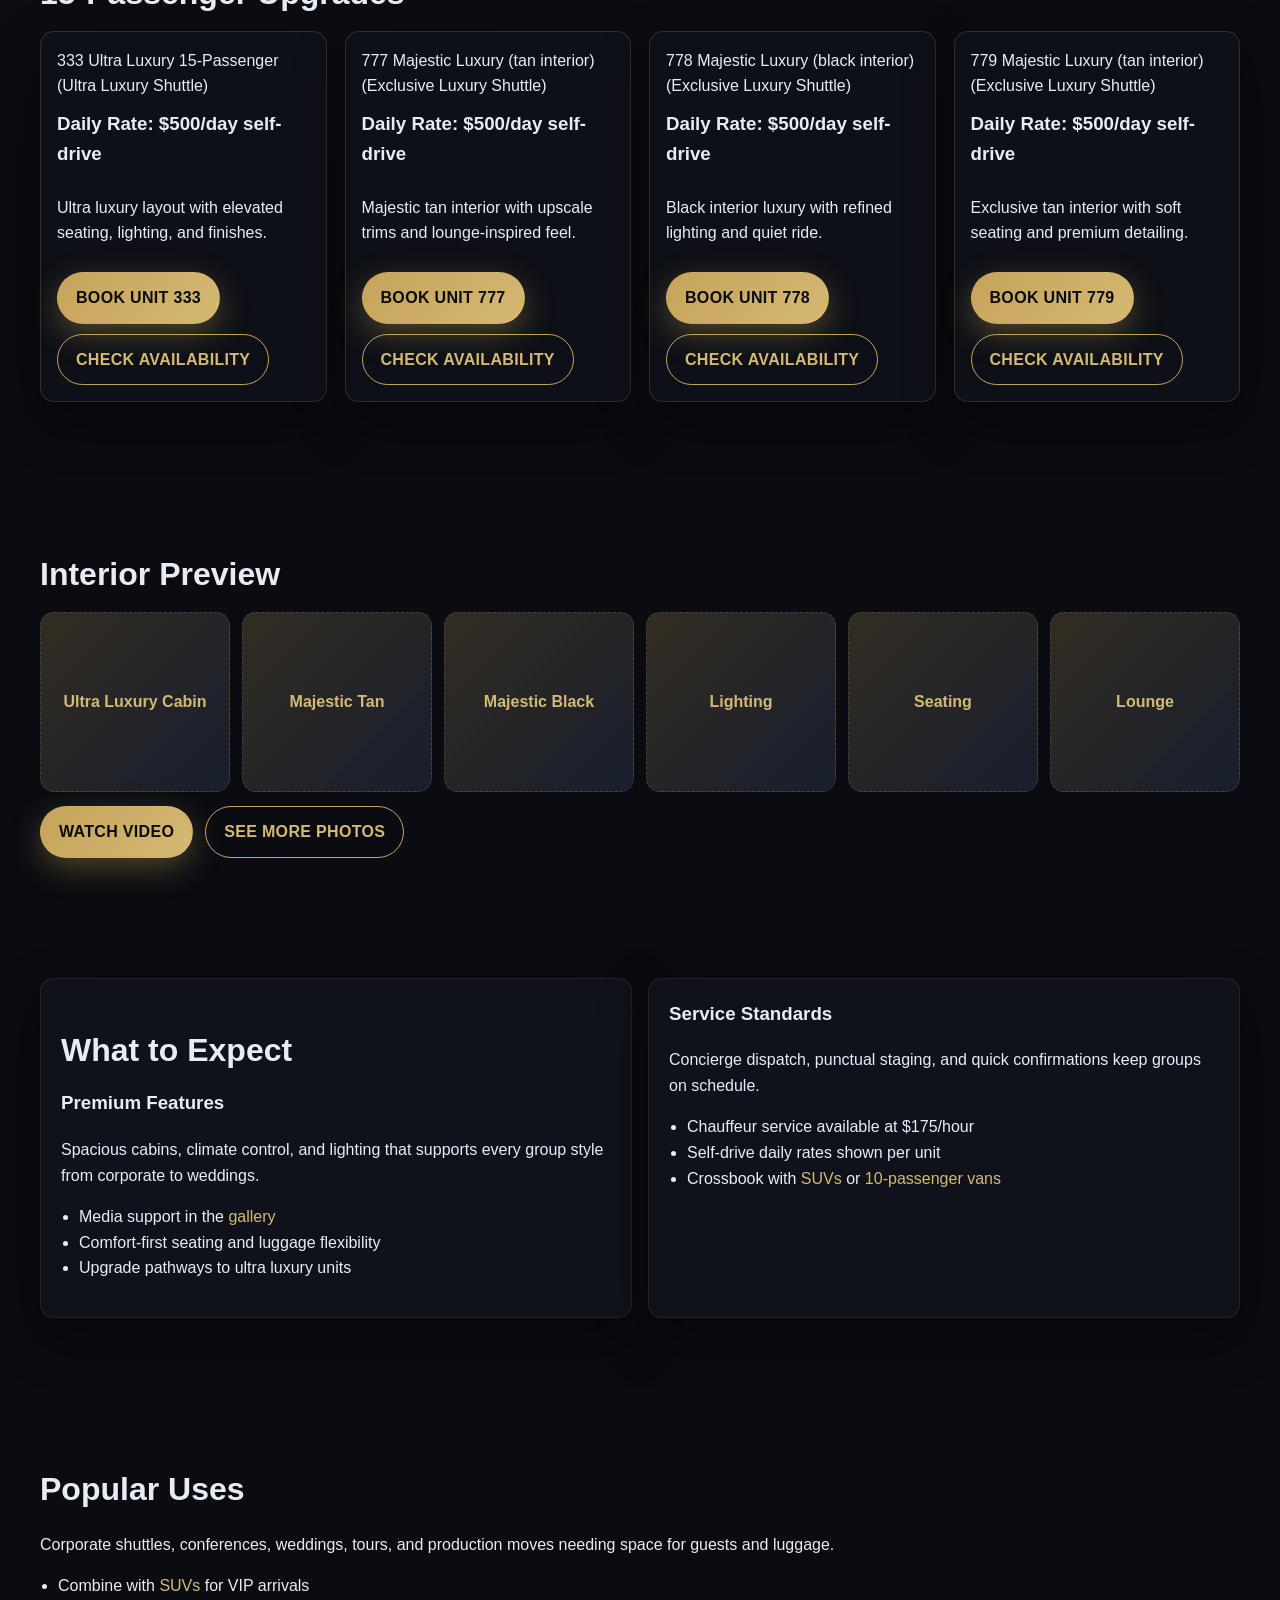
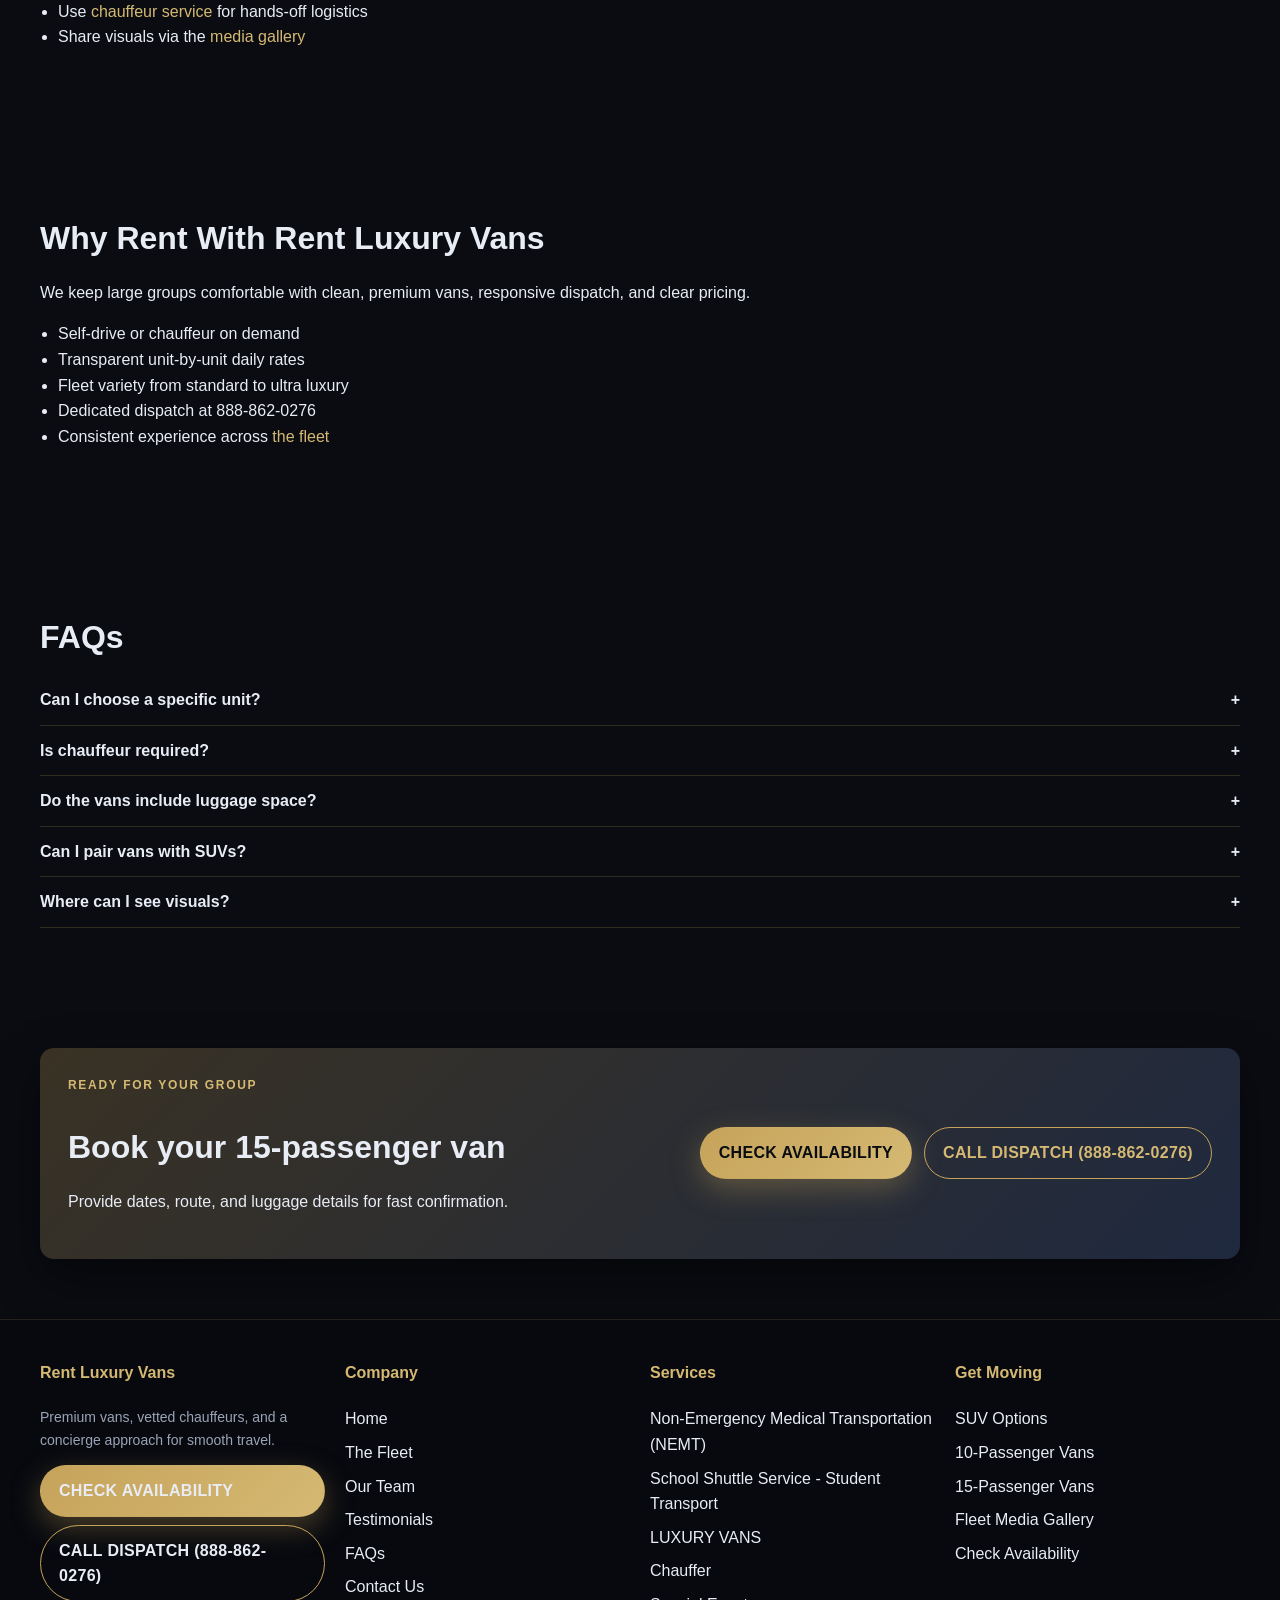
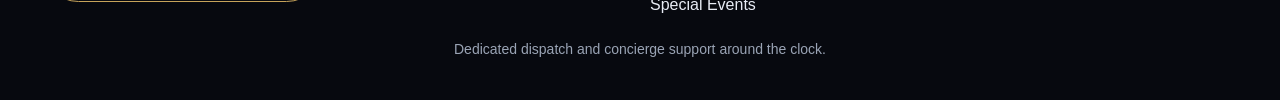
<file: fleet/15-passenger/index.html>
<!DOCTYPE html>
<html lang="en">
<head>
  <meta charset="UTF-8">
  <meta name="viewport" content="width=device-width, initial-scale=1.0">
  <title>Rent Luxury Vans | 15-Passenger Vans</title>
  <meta name="description" content="Luxury 15-passenger vans in standard, smart liner, and ultra luxury configurations. Self-drive daily rates and chauffeur at $175/hour." />
  <link rel="canonical" href="/fleet/15-passenger" />
  <meta name="robots" content="index, follow" />
  <meta property="og:title" content="Rent Luxury Vans | 15-Passenger Vans" />
  <meta property="og:description" content="Group-friendly 15-passenger vans with premium finishes and concierge dispatch." />
  <meta property="og:type" content="website" />
  <link rel="stylesheet" href="/styles.css">
</head>
<body>
  <div id="site-header"></div>
  <main>
    <section class="hero">
      <div class="eyebrow">15-Passenger Vans</div>
      <h1>Spacious Luxury for Groups</h1>
      <p>Choose from standard luxury shuttles, smart liner vans, and upgraded luxury builds. Self-drive daily rates listed per unit; chauffeur service is $175/hour and replaces the daily rate when selected.</p>
      <div class="hero-actions">
        <a class="btn btn-primary" href="/book">Check Availability</a>
        <a class="btn btn-outline" href="tel:8888620276">Call Dispatch (888-862-0276)</a>
      </div>
    </section>

    <section class="section">
      <div class="section-inner pricing-strip">
        <div class="item"><span class="badge">Pricing at a Glance</span> Self-drive from $350/day. Chauffeur service is $175/hour and replaces daily pricing when chosen.</div>
        <div class="hero-actions">
          <a class="btn btn-primary" href="/book">Check Availability</a>
          <a class="btn btn-outline" href="tel:8888620276">Call Dispatch (888-862-0276)</a>
        </div>
      </div>
    </section>

    <section class="section">
      <div class="section-inner">
        <h2>15-Passenger Standard Luxury Shuttle</h2>
        <div class="card-grid">
          <div class="unit-card">
            <div class="label">222 Standard</div>
            <h3>Daily Rate: $375/day self-drive</h3>
            <p>Comfortable standard luxury shuttle with balanced seating and storage.</p>
            <div class="unit-actions">
              <a class="btn btn-primary" href="/book?unit=222&type=15-passenger">Book Unit 222</a>
              <a class="btn btn-outline" href="/book">Check Availability</a>
            </div>
          </div>
          <div class="unit-card">
            <div class="label">223 Standard + Step Assist</div>
            <h3>Daily Rate: $400/day self-drive</h3>
            <p>Step assist for easy boarding plus reliable seating for group rides.</p>
            <div class="unit-actions">
              <a class="btn btn-primary" href="/book?unit=223&type=15-passenger">Book Unit 223</a>
              <a class="btn btn-outline" href="/book">Check Availability</a>
            </div>
          </div>
          <div class="unit-card">
            <div class="label">224 Standard</div>
            <h3>Daily Rate: $375/day self-drive</h3>
            <p>Streamlined layout ideal for corporate shuttles and wedding parties.</p>
            <div class="unit-actions">
              <a class="btn btn-primary" href="/book?unit=224&type=15-passenger">Book Unit 224</a>
              <a class="btn btn-outline" href="/book">Check Availability</a>
            </div>
          </div>
          <div class="unit-card">
            <div class="label">225 Standard (Manual Door, budget option)</div>
            <h3>Daily Rate: $350/day self-drive</h3>
            <p>Budget-friendly with manual door and clean, reliable seating.</p>
            <div class="unit-actions">
              <a class="btn btn-primary" href="/book?unit=225&type=15-passenger">Book Unit 225</a>
              <a class="btn btn-outline" href="/book">Check Availability</a>
            </div>
          </div>
          <div class="unit-card">
            <div class="label">226 Standard + Step Assist</div>
            <h3>Daily Rate: $400/day self-drive</h3>
            <p>Step assist for effortless entry and comfortable ride quality.</p>
            <div class="unit-actions">
              <a class="btn btn-primary" href="/book?unit=226&type=15-passenger">Book Unit 226</a>
              <a class="btn btn-outline" href="/book">Check Availability</a>
            </div>
          </div>
        </div>
      </div>
    </section>

    <section class="section">
      <div class="section-inner">
        <h2>Interior Preview</h2>
        <div class="gallery-grid">
          <div class="img-placeholder">Standard Cabin</div>
          <div class="img-placeholder">Step Assist</div>
          <div class="img-placeholder">Seating</div>
          <div class="img-placeholder">Luggage</div>
          <div class="img-placeholder">Entry</div>
          <div class="img-placeholder">Lighting</div>
        </div>
        <div class="hero-actions" style="margin-top:14px;">
          <a class="btn btn-primary" href="/fleet/media#15-passenger">Watch Video</a>
          <a class="btn btn-outline" href="/fleet/media">See More Photos</a>
        </div>
      </div>
    </section>

    <section class="section">
      <div class="section-inner">
        <h2>15-Passenger Smart Liner Vans</h2>
        <div class="card-grid">
          <div class="unit-card">
            <div class="label">227 Smart Liner (spacious opening)</div>
            <h3>Daily Rate: $425/day self-drive</h3>
            <p>Wide openings and smart liner comfort for easy group flow.</p>
            <div class="unit-actions">
              <a class="btn btn-primary" href="/book?unit=227&type=15-passenger">Book Unit 227</a>
              <a class="btn btn-outline" href="/book">Check Availability</a>
            </div>
          </div>
          <div class="unit-card">
            <div class="label">228 Smart Liner (spacious opening)</div>
            <h3>Daily Rate: $425/day self-drive</h3>
            <p>Smart liner design with enhanced entry and premium ride feel.</p>
            <div class="unit-actions">
              <a class="btn btn-primary" href="/book?unit=228&type=15-passenger">Book Unit 228</a>
              <a class="btn btn-outline" href="/book">Check Availability</a>
            </div>
          </div>
        </div>
      </div>
    </section>

    <section class="section">
      <div class="section-inner">
        <h2>Interior Preview</h2>
        <div class="gallery-grid">
          <div class="img-placeholder">Smart Liner Entry</div>
          <div class="img-placeholder">Seating Sweep</div>
          <div class="img-placeholder">Rear Bay</div>
          <div class="img-placeholder">Lighting</div>
          <div class="img-placeholder">Dashboard</div>
          <div class="img-placeholder">Overhead</div>
        </div>
        <div class="hero-actions" style="margin-top:14px;">
          <a class="btn btn-primary" href="/fleet/media#smart-liner">Watch Video</a>
          <a class="btn btn-outline" href="/fleet/media">See More Photos</a>
        </div>
      </div>
    </section>

    <section class="section">
      <div class="section-inner">
        <h2>15-Passenger Upgrades</h2>
        <div class="card-grid">
          <div class="unit-card">
            <div class="label">333 Ultra Luxury 15-Passenger (Ultra Luxury Shuttle)</div>
            <h3>Daily Rate: $500/day self-drive</h3>
            <p>Ultra luxury layout with elevated seating, lighting, and finishes.</p>
            <div class="unit-actions">
              <a class="btn btn-primary" href="/book?unit=333&type=15-passenger">Book Unit 333</a>
              <a class="btn btn-outline" href="/book">Check Availability</a>
            </div>
          </div>
          <div class="unit-card">
            <div class="label">777 Majestic Luxury (tan interior) (Exclusive Luxury Shuttle)</div>
            <h3>Daily Rate: $500/day self-drive</h3>
            <p>Majestic tan interior with upscale trims and lounge-inspired feel.</p>
            <div class="unit-actions">
              <a class="btn btn-primary" href="/book?unit=777&type=15-passenger">Book Unit 777</a>
              <a class="btn btn-outline" href="/book">Check Availability</a>
            </div>
          </div>
          <div class="unit-card">
            <div class="label">778 Majestic Luxury (black interior) (Exclusive Luxury Shuttle)</div>
            <h3>Daily Rate: $500/day self-drive</h3>
            <p>Black interior luxury with refined lighting and quiet ride.</p>
            <div class="unit-actions">
              <a class="btn btn-primary" href="/book?unit=778&type=15-passenger">Book Unit 778</a>
              <a class="btn btn-outline" href="/book">Check Availability</a>
            </div>
          </div>
          <div class="unit-card">
            <div class="label">779 Majestic Luxury (tan interior) (Exclusive Luxury Shuttle)</div>
            <h3>Daily Rate: $500/day self-drive</h3>
            <p>Exclusive tan interior with soft seating and premium detailing.</p>
            <div class="unit-actions">
              <a class="btn btn-primary" href="/book?unit=779&type=15-passenger">Book Unit 779</a>
              <a class="btn btn-outline" href="/book">Check Availability</a>
            </div>
          </div>
        </div>
      </div>
    </section>

    <section class="section">
      <div class="section-inner">
        <h2>Interior Preview</h2>
        <div class="gallery-grid">
          <div class="img-placeholder">Ultra Luxury Cabin</div>
          <div class="img-placeholder">Majestic Tan</div>
          <div class="img-placeholder">Majestic Black</div>
          <div class="img-placeholder">Lighting</div>
          <div class="img-placeholder">Seating</div>
          <div class="img-placeholder">Lounge</div>
        </div>
        <div class="hero-actions" style="margin-top:14px;">
          <a class="btn btn-primary" href="/fleet/media#upgrades">Watch Video</a>
          <a class="btn btn-outline" href="/fleet/media">See More Photos</a>
        </div>
      </div>
    </section>

    <section class="section">
      <div class="section-inner two-col">
        <div class="card">
          <h2>What to Expect</h2>
          <h3>Premium Features</h3>
          <p>Spacious cabins, climate control, and lighting that supports every group style from corporate to weddings.</p>
          <ul class="bullets">
            <li>Media support in the <a href="/fleet/media">gallery</a></li>
            <li>Comfort-first seating and luggage flexibility</li>
            <li>Upgrade pathways to ultra luxury units</li>
          </ul>
        </div>
        <div class="card">
          <h3>Service Standards</h3>
          <p>Concierge dispatch, punctual staging, and quick confirmations keep groups on schedule.</p>
          <ul class="bullets">
            <li>Chauffeur service available at $175/hour</li>
            <li>Self-drive daily rates shown per unit</li>
            <li>Crossbook with <a href="/fleet/suv">SUVs</a> or <a href="/fleet/10-passenger">10-passenger vans</a></li>
          </ul>
        </div>
      </div>
    </section>

    <section class="section">
      <div class="section-inner">
        <h2>Popular Uses</h2>
        <p>Corporate shuttles, conferences, weddings, tours, and production moves needing space for guests and luggage.</p>
        <ul class="bullets">
          <li>Combine with <a href="/fleet/suv">SUVs</a> for VIP arrivals</li>
          <li>Use <a href="/chauffeur">chauffeur service</a> for hands-off logistics</li>
          <li>Share visuals via the <a href="/fleet/media">media gallery</a></li>
        </ul>
      </div>
    </section>

    <section class="section">
      <div class="section-inner">
        <h2>Why Rent With Rent Luxury Vans</h2>
        <p>We keep large groups comfortable with clean, premium vans, responsive dispatch, and clear pricing.</p>
        <ul class="bullets">
          <li>Self-drive or chauffeur on demand</li>
          <li>Transparent unit-by-unit daily rates</li>
          <li>Fleet variety from standard to ultra luxury</li>
          <li>Dedicated dispatch at 888-862-0276</li>
          <li>Consistent experience across <a href="/fleet">the fleet</a></li>
        </ul>
      </div>
    </section>

    <section class="section">
      <div class="section-inner">
        <h2>FAQs</h2>
        <div class="faq-item">
          <div class="faq-question">Can I choose a specific unit?<span>+</span></div>
          <div class="faq-answer">Yes, select your unit number when booking or call dispatch to reserve a specific van.</div>
        </div>
        <div class="faq-item">
          <div class="faq-question">Is chauffeur required?<span>+</span></div>
          <div class="faq-answer">Chauffeur is optional at $175/hour. Self-drive daily rates apply when you drive.</div>
        </div>
        <div class="faq-item">
          <div class="faq-question">Do the vans include luggage space?<span>+</span></div>
          <div class="faq-answer">Yes, each configuration offers luggage room. Share luggage counts so we can recommend the right unit.</div>
        </div>
        <div class="faq-item">
          <div class="faq-question">Can I pair vans with SUVs?<span>+</span></div>
          <div class="faq-answer">Yes, combine with <a href="/fleet/suv">SUVs</a> for VIPs and <a href="/fleet/10-passenger">10-passenger vans</a> for compact groups.</div>
        </div>
        <div class="faq-item">
          <div class="faq-question">Where can I see visuals?<span>+</span></div>
          <div class="faq-answer">Visit the <a href="/fleet/media">fleet media gallery</a> for photos and video placeholders.</div>
        </div>
      </div>
    </section>

    <section class="section">
      <div class="section-inner cta-band">
        <div>
          <div class="eyebrow">Ready for your group</div>
          <h2>Book your 15-passenger van</h2>
          <p>Provide dates, route, and luggage details for fast confirmation.</p>
        </div>
        <div class="hero-actions">
          <a class="btn btn-primary" href="/book">Check Availability</a>
          <a class="btn btn-outline" href="tel:8888620276">Call Dispatch (888-862-0276)</a>
        </div>
      </div>
    </section>
  </main>
  <div id="site-footer"></div>
  <script src="/script.js"></script>
</body>
</html>
</file>
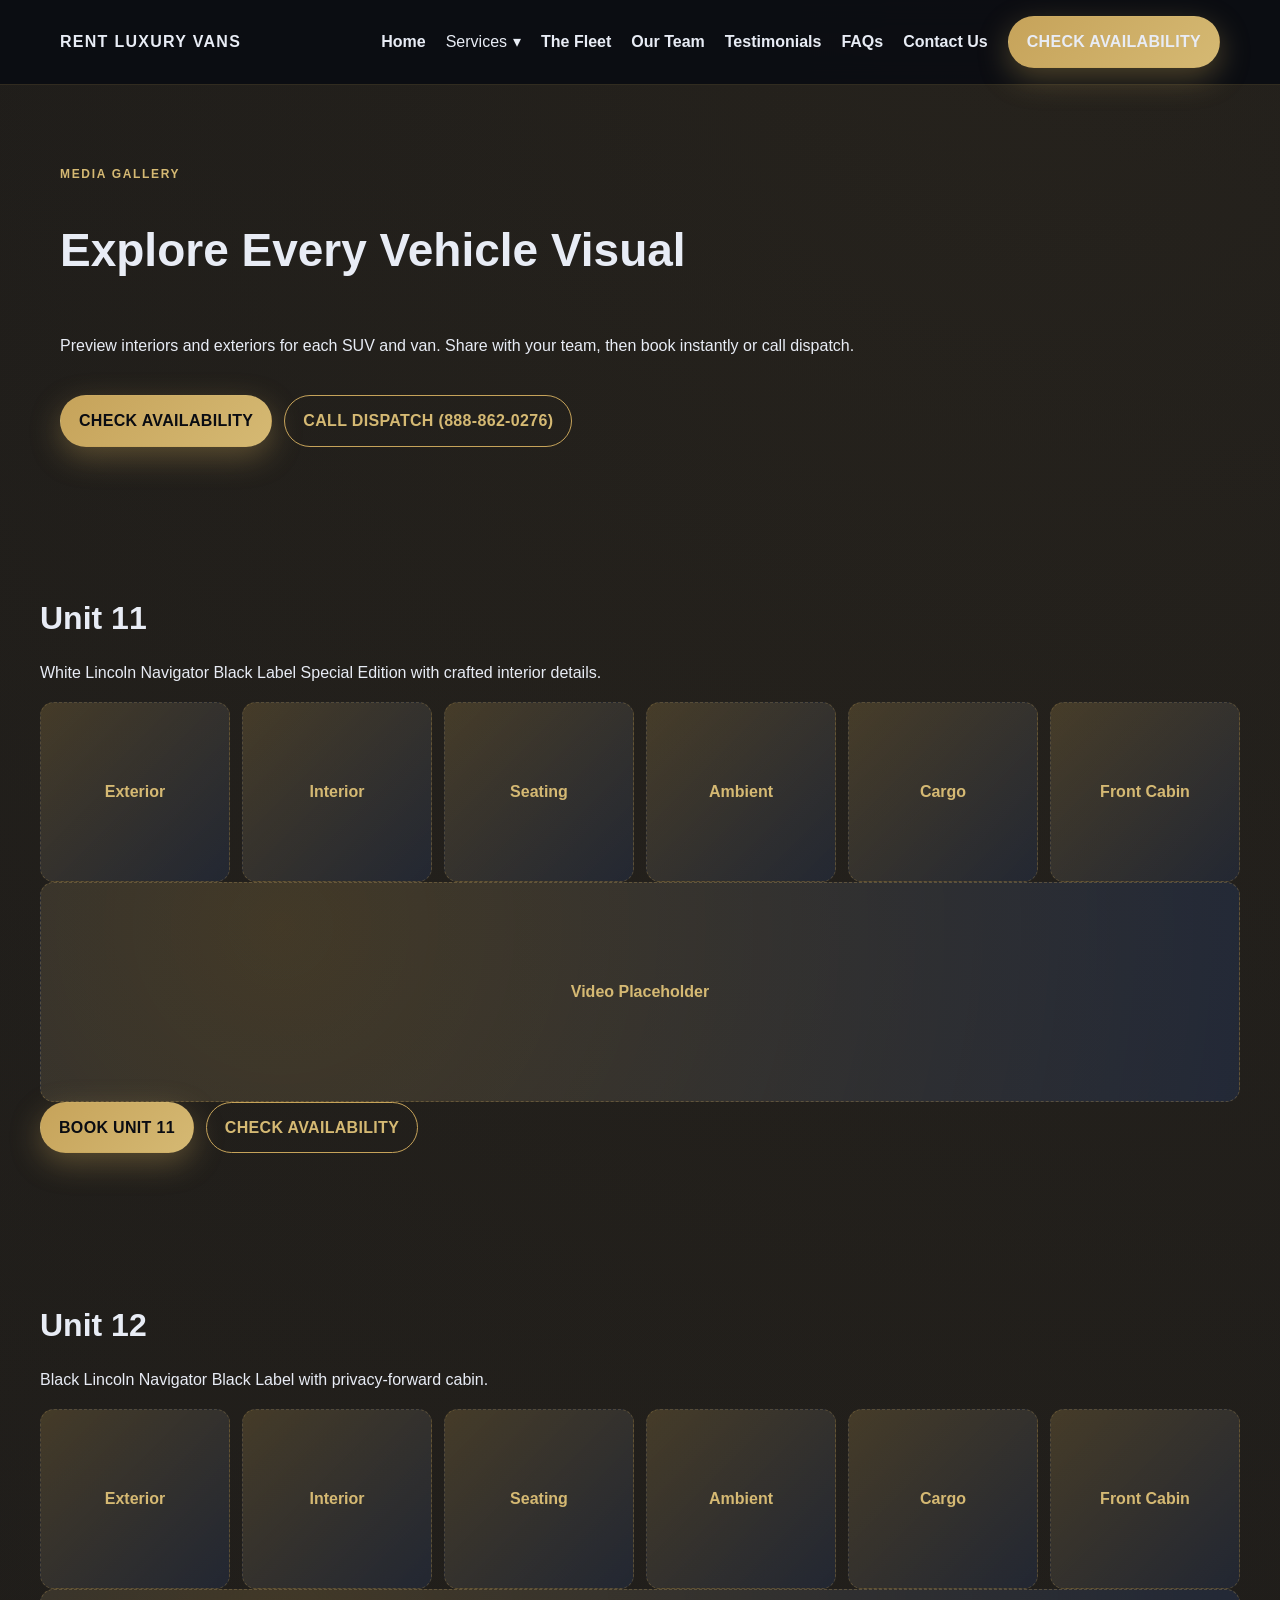
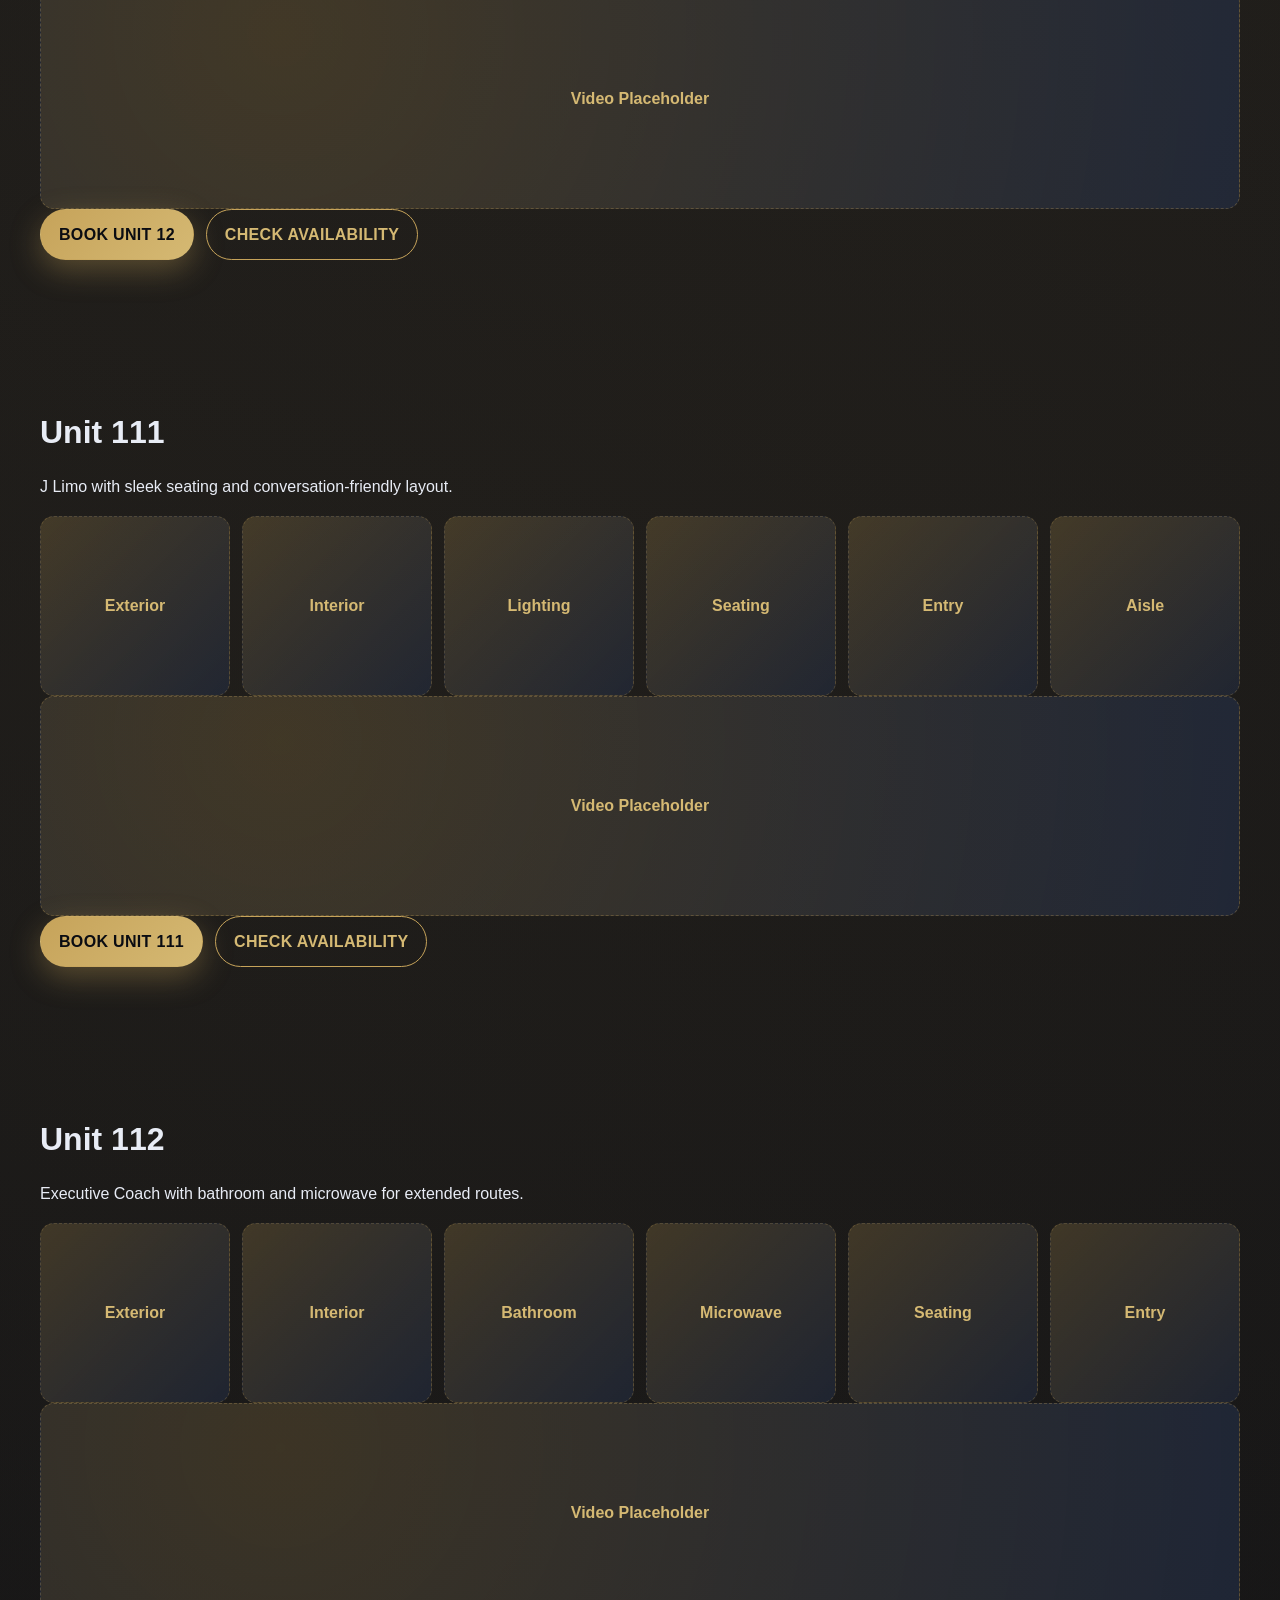
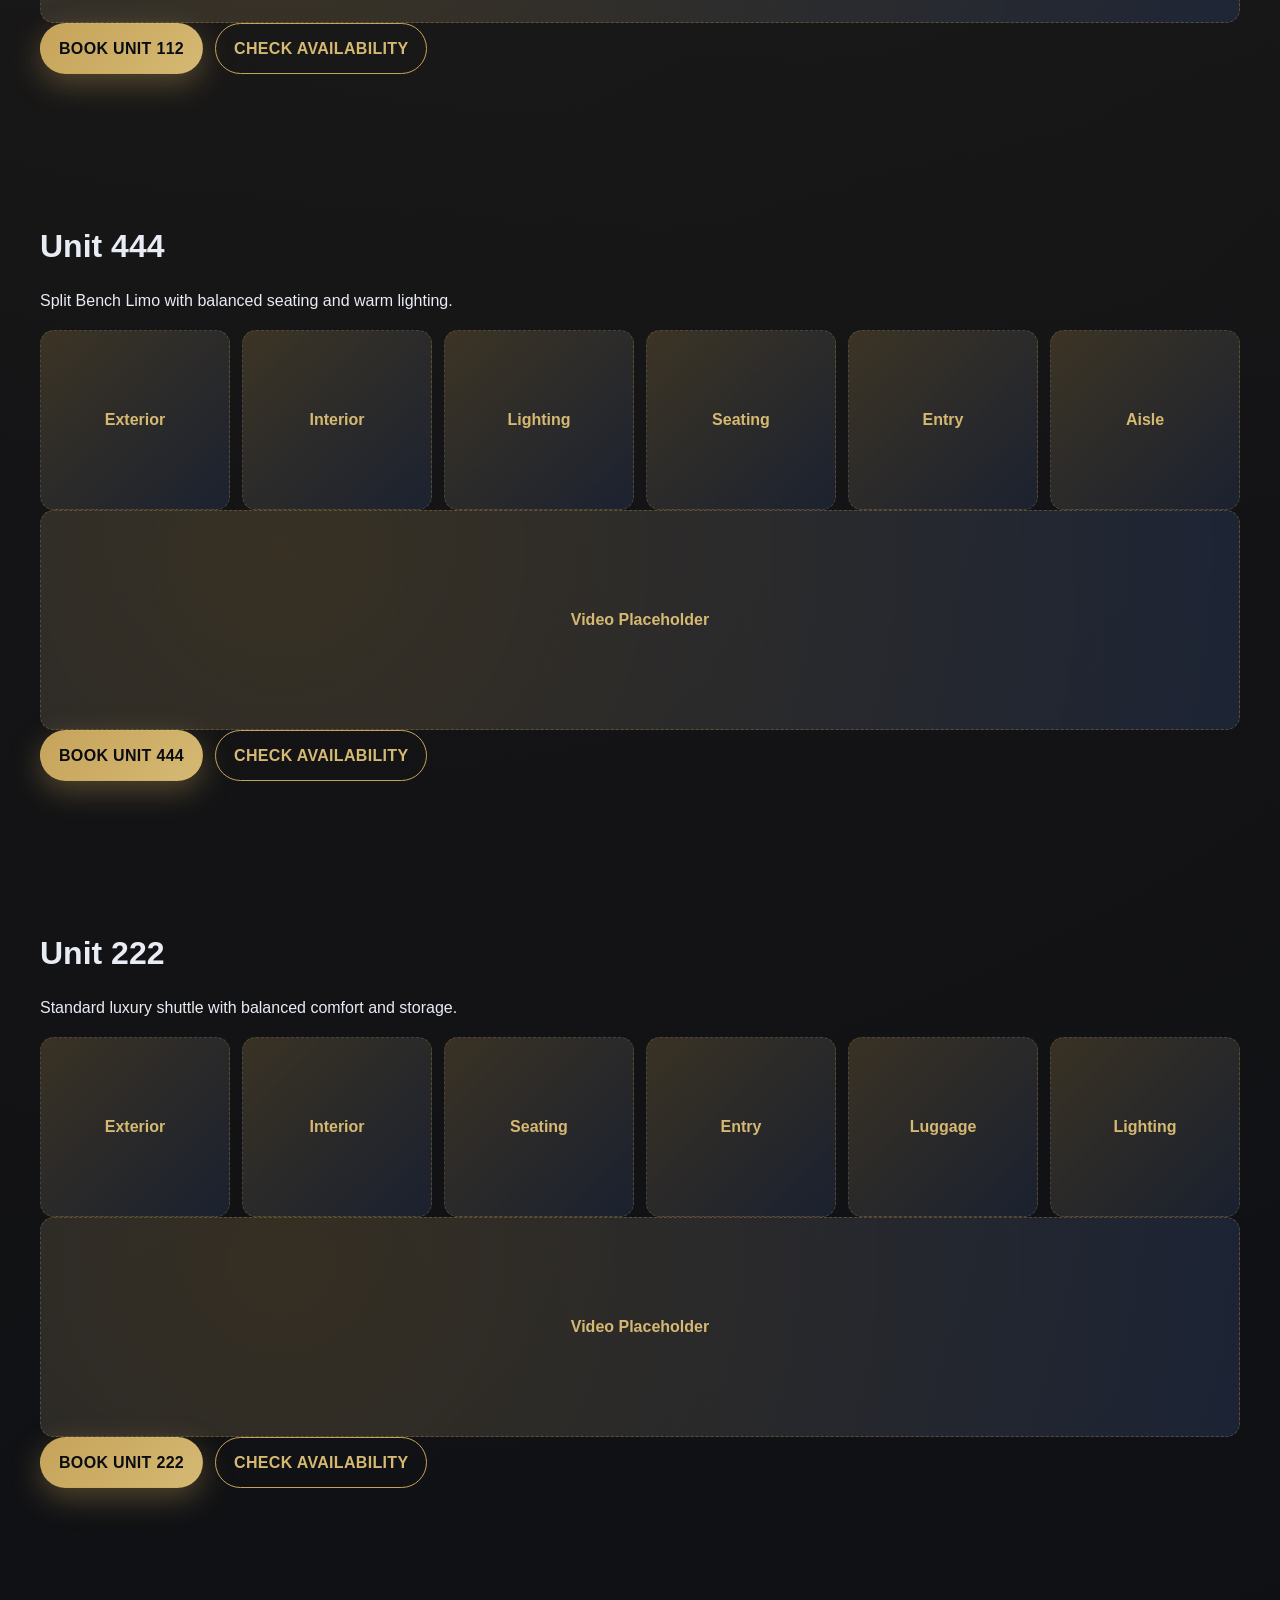
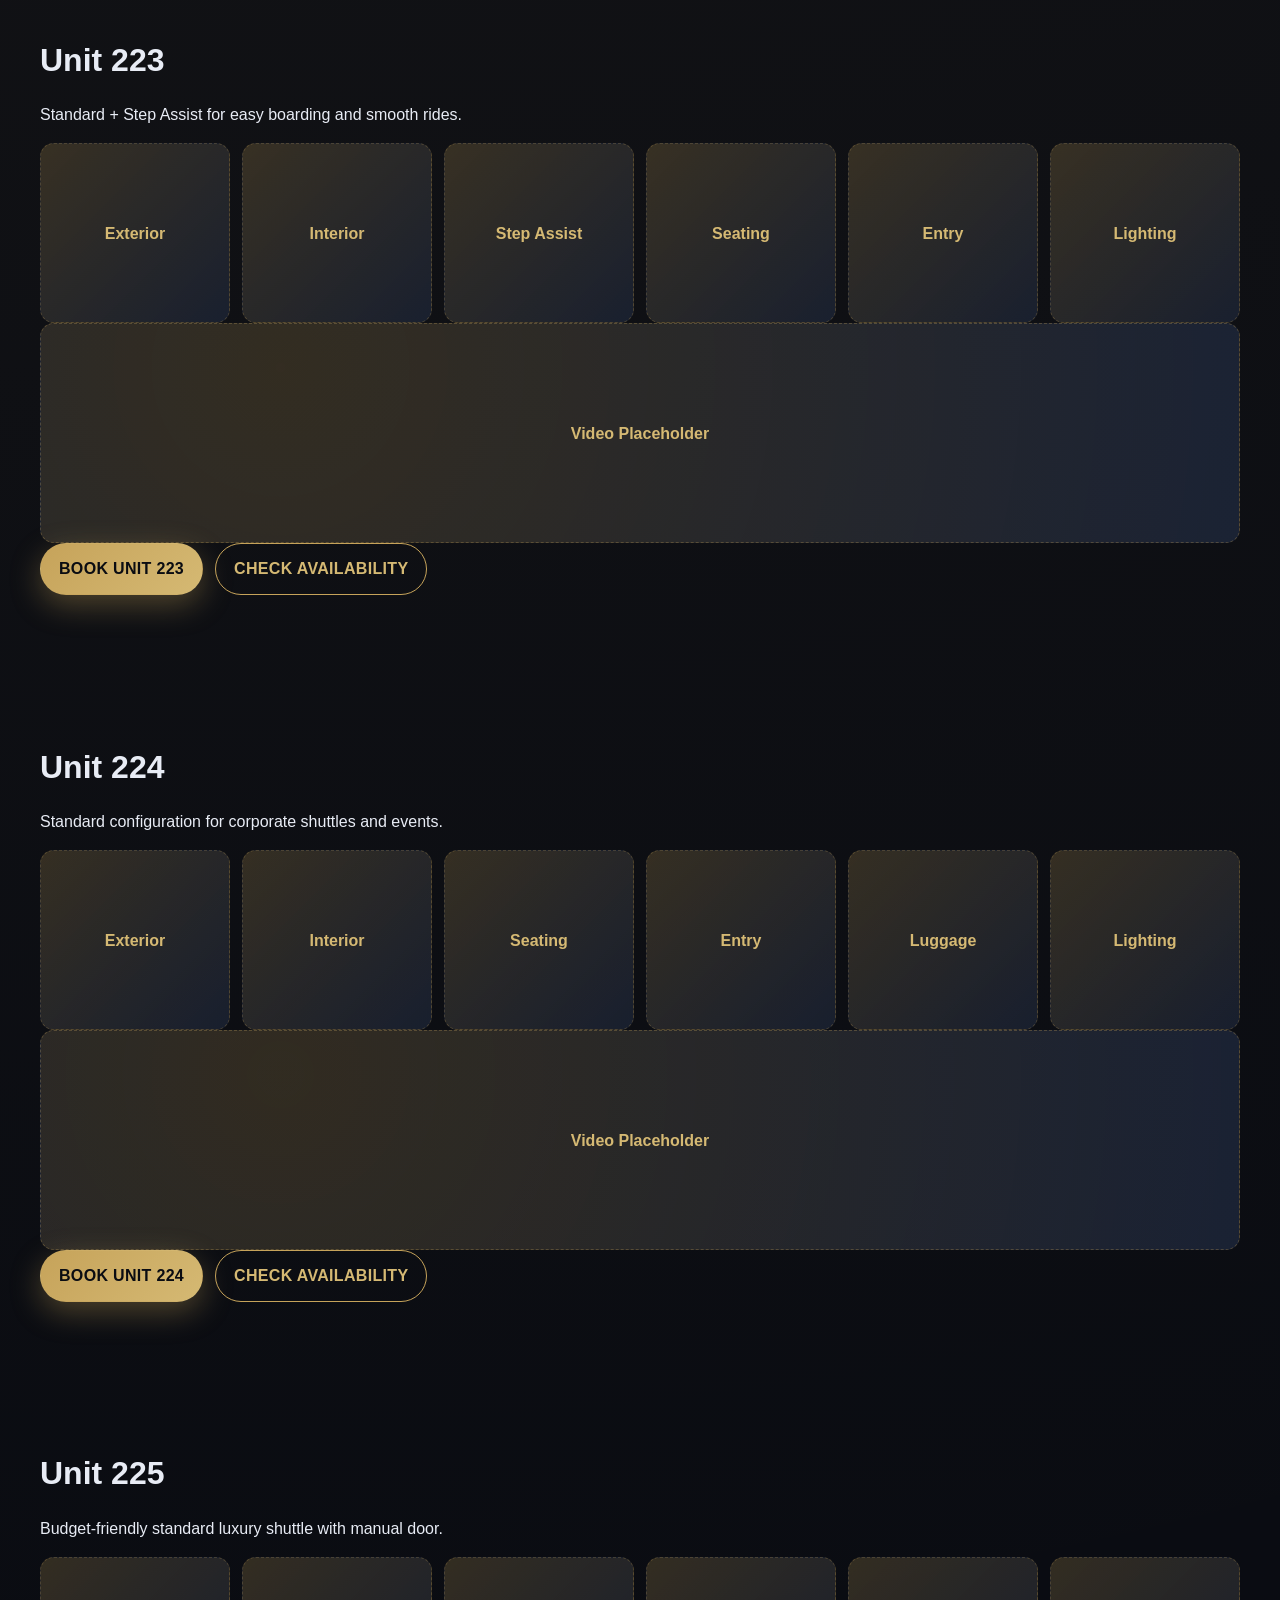
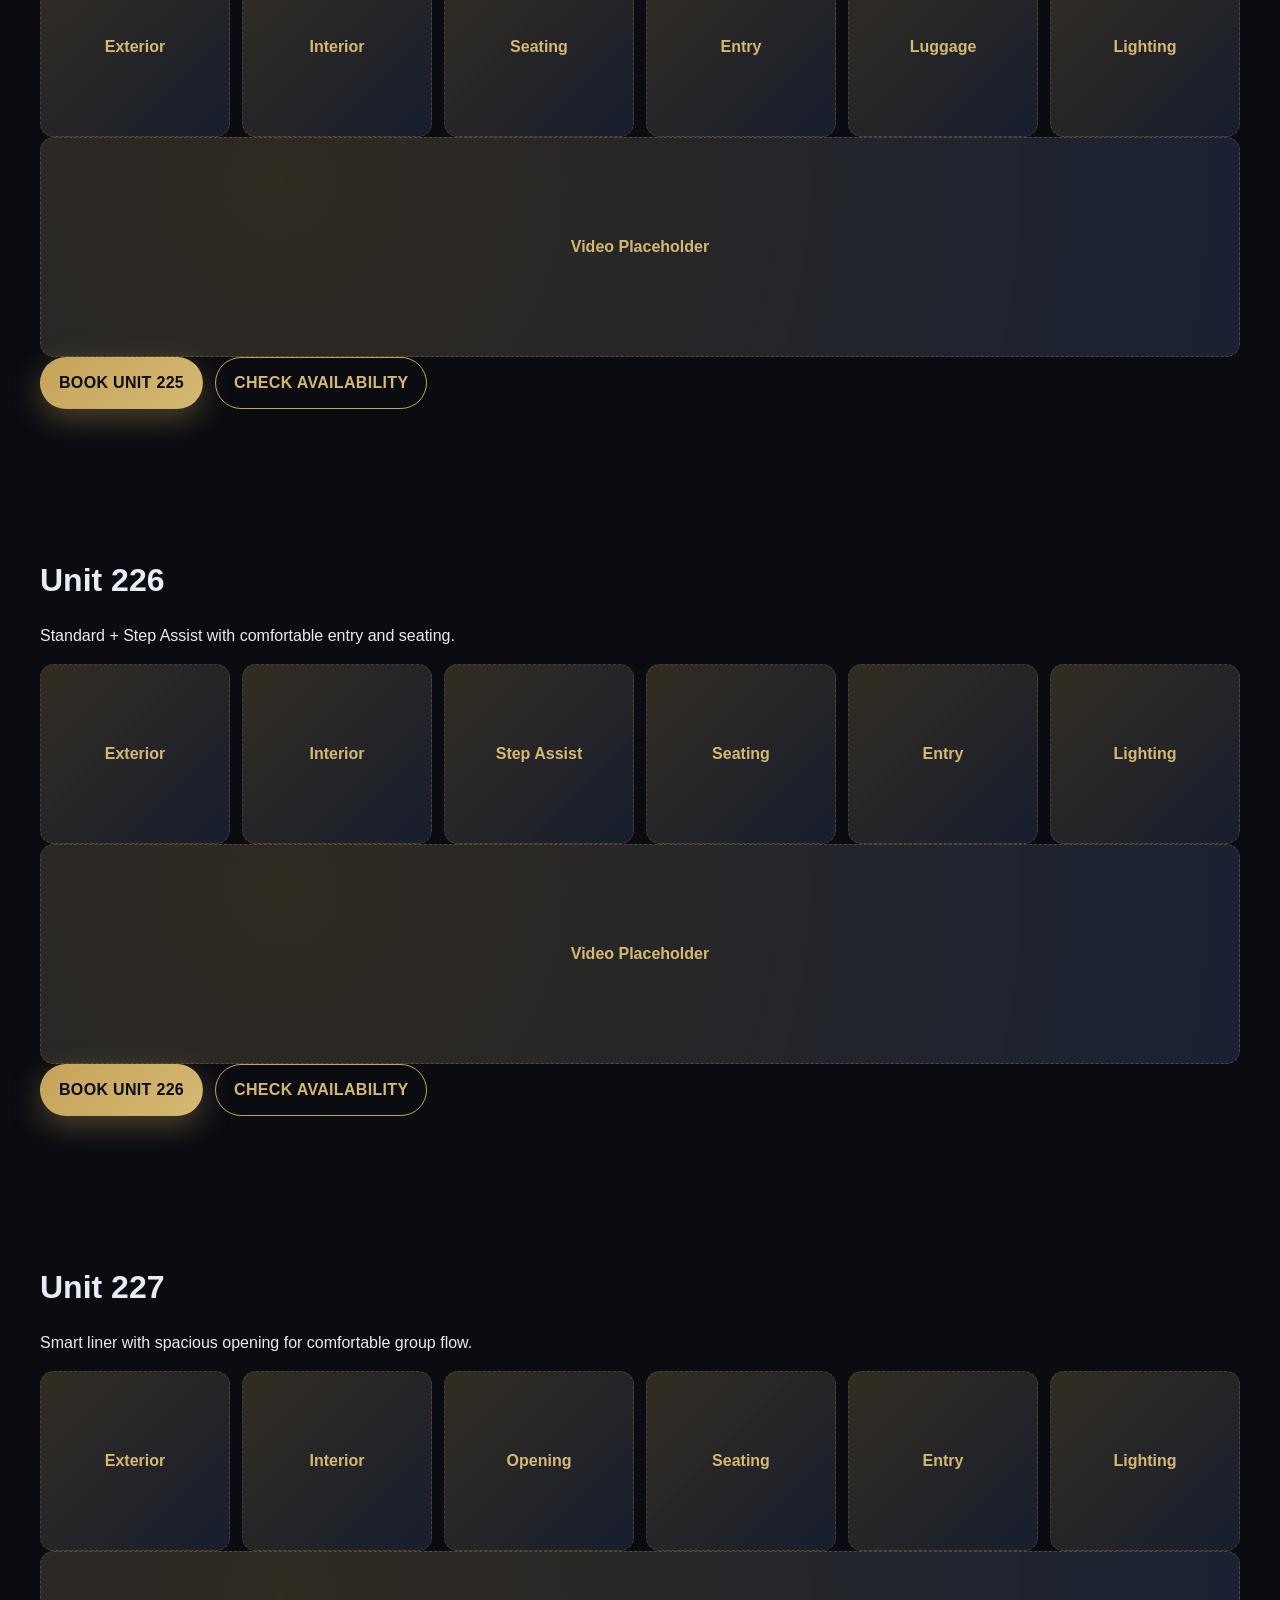
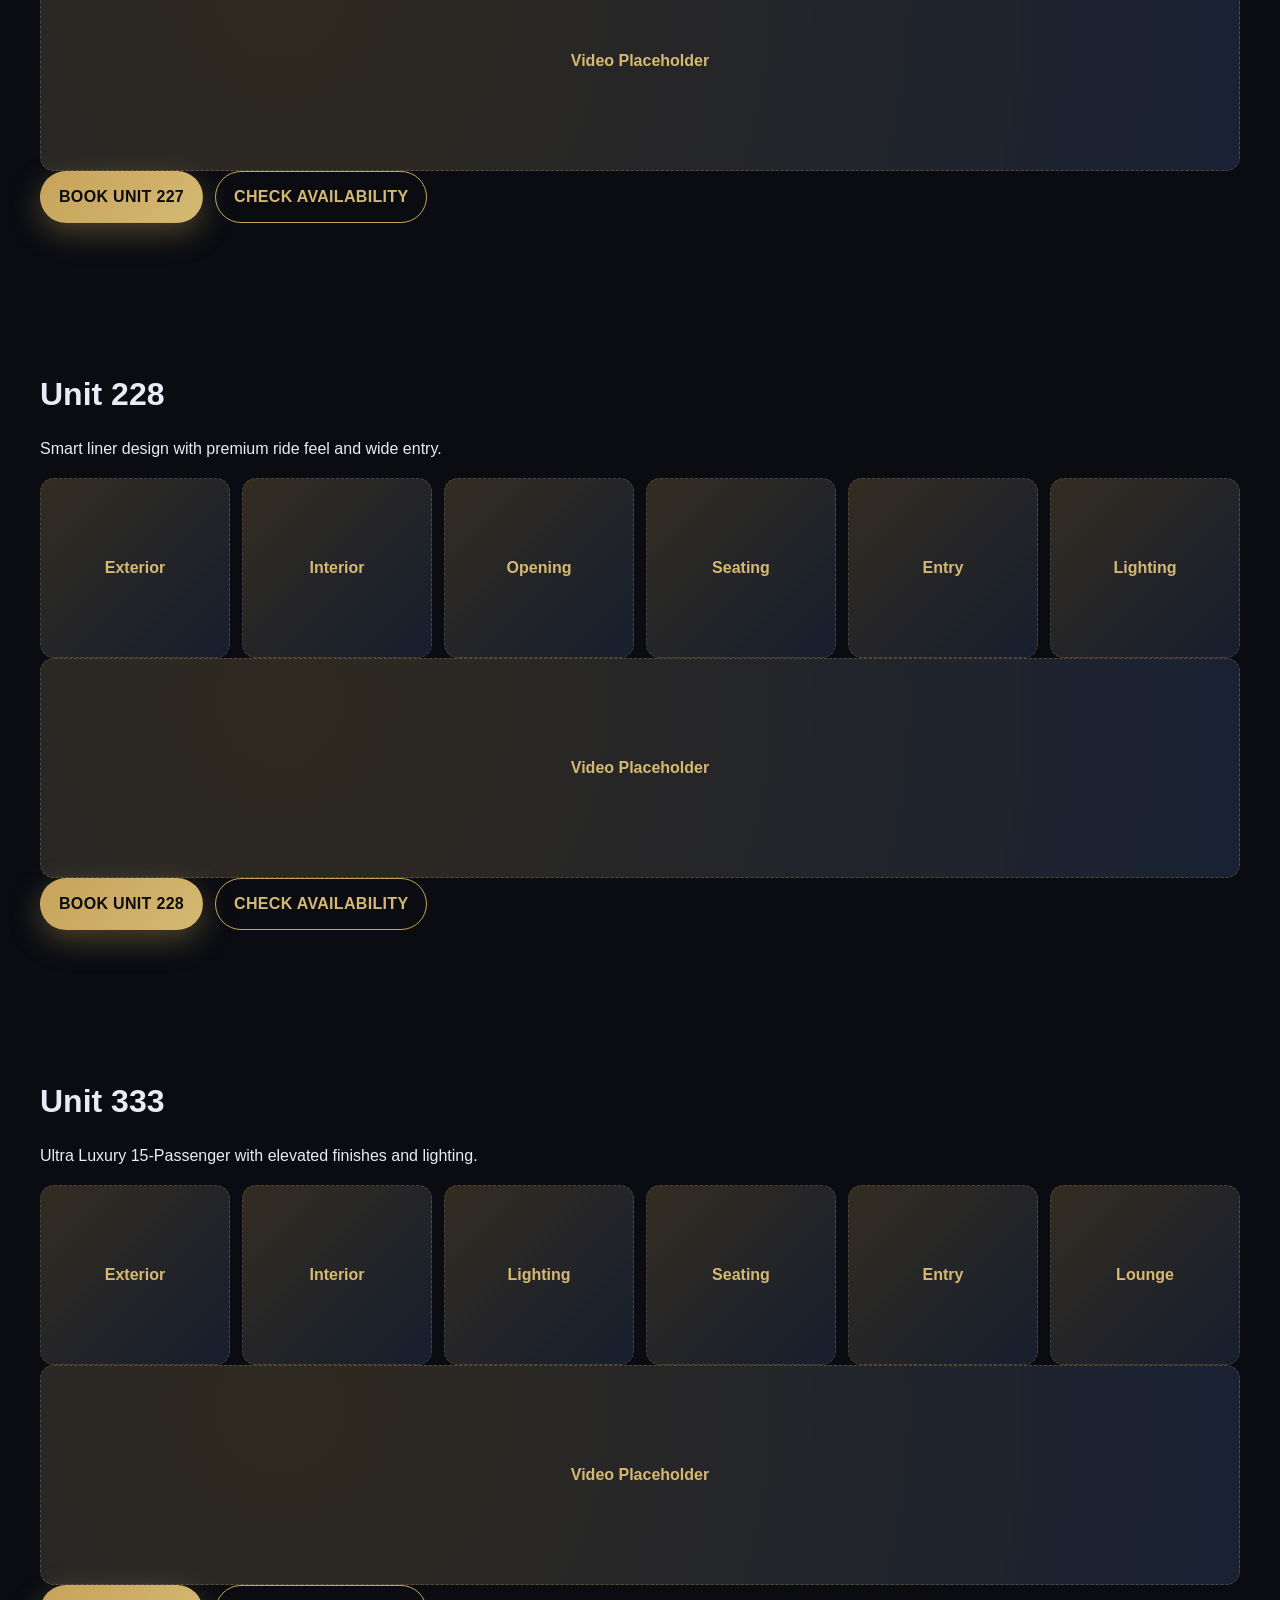
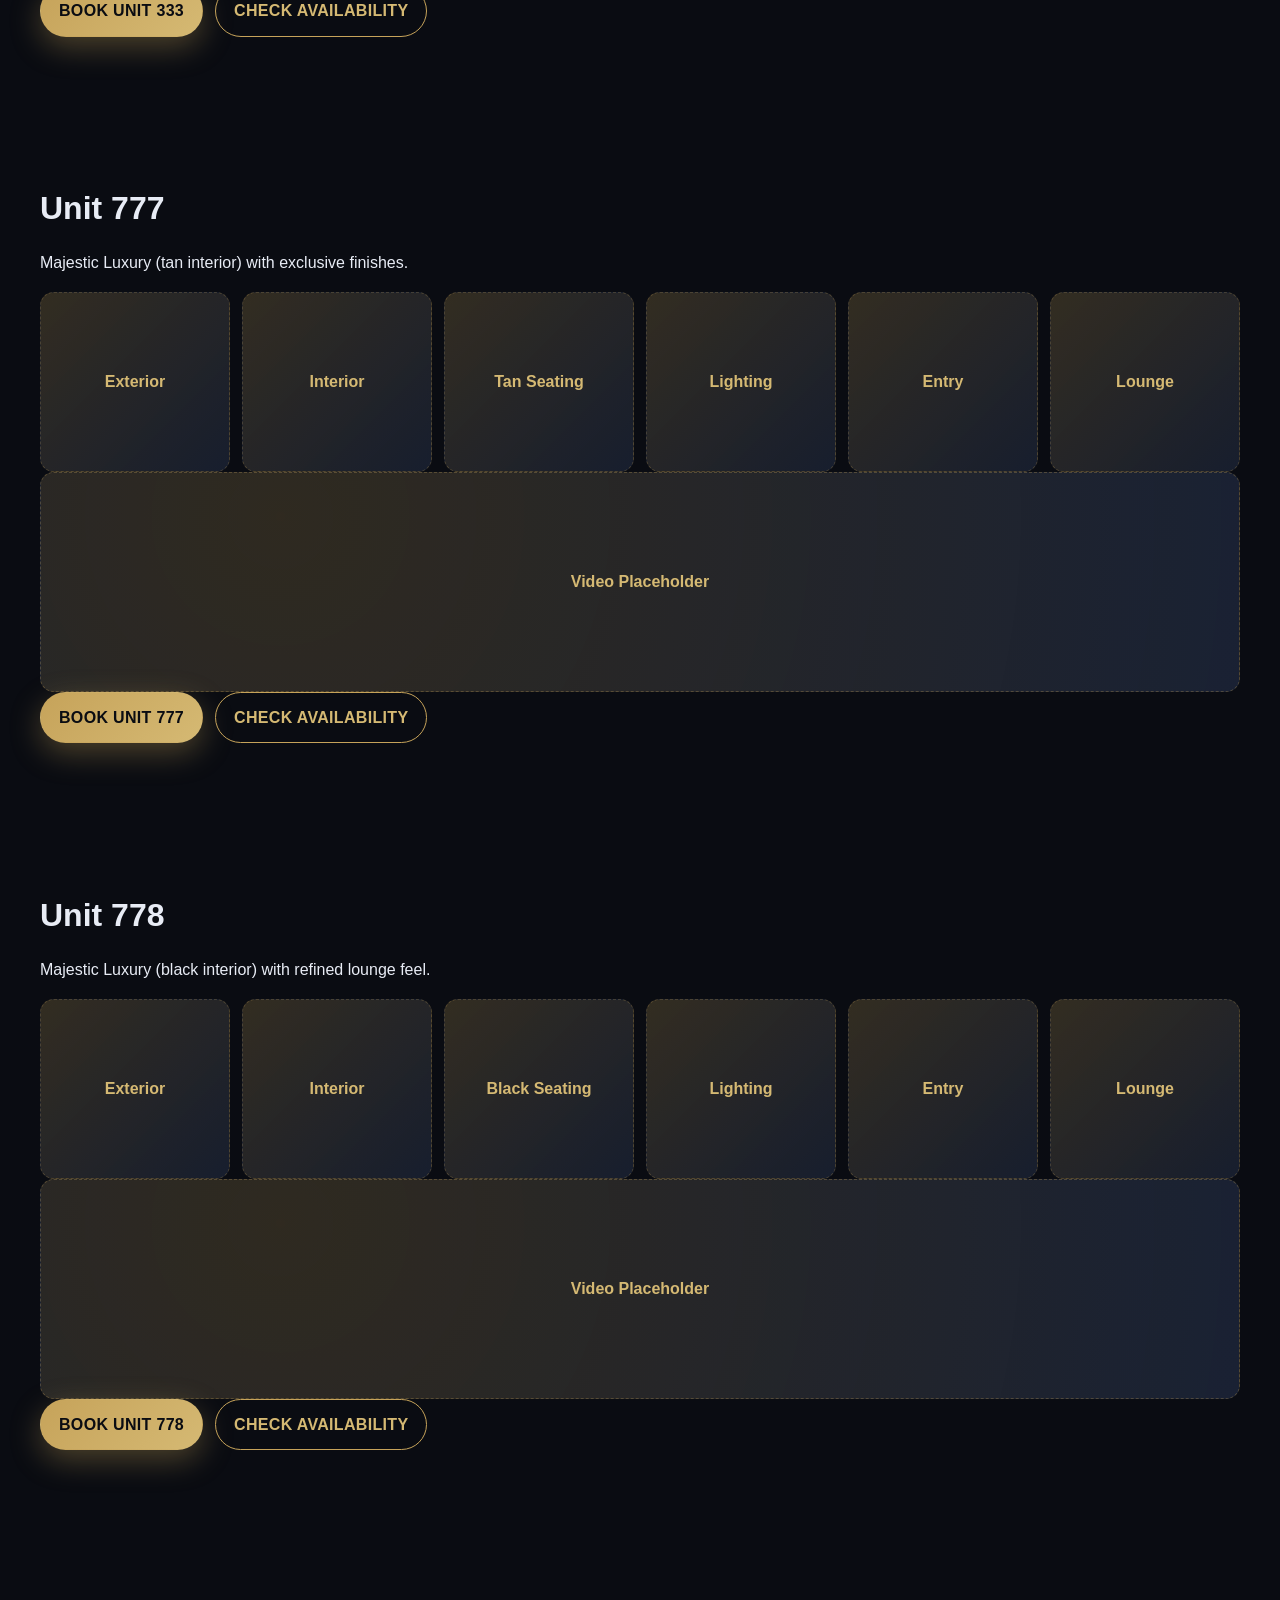
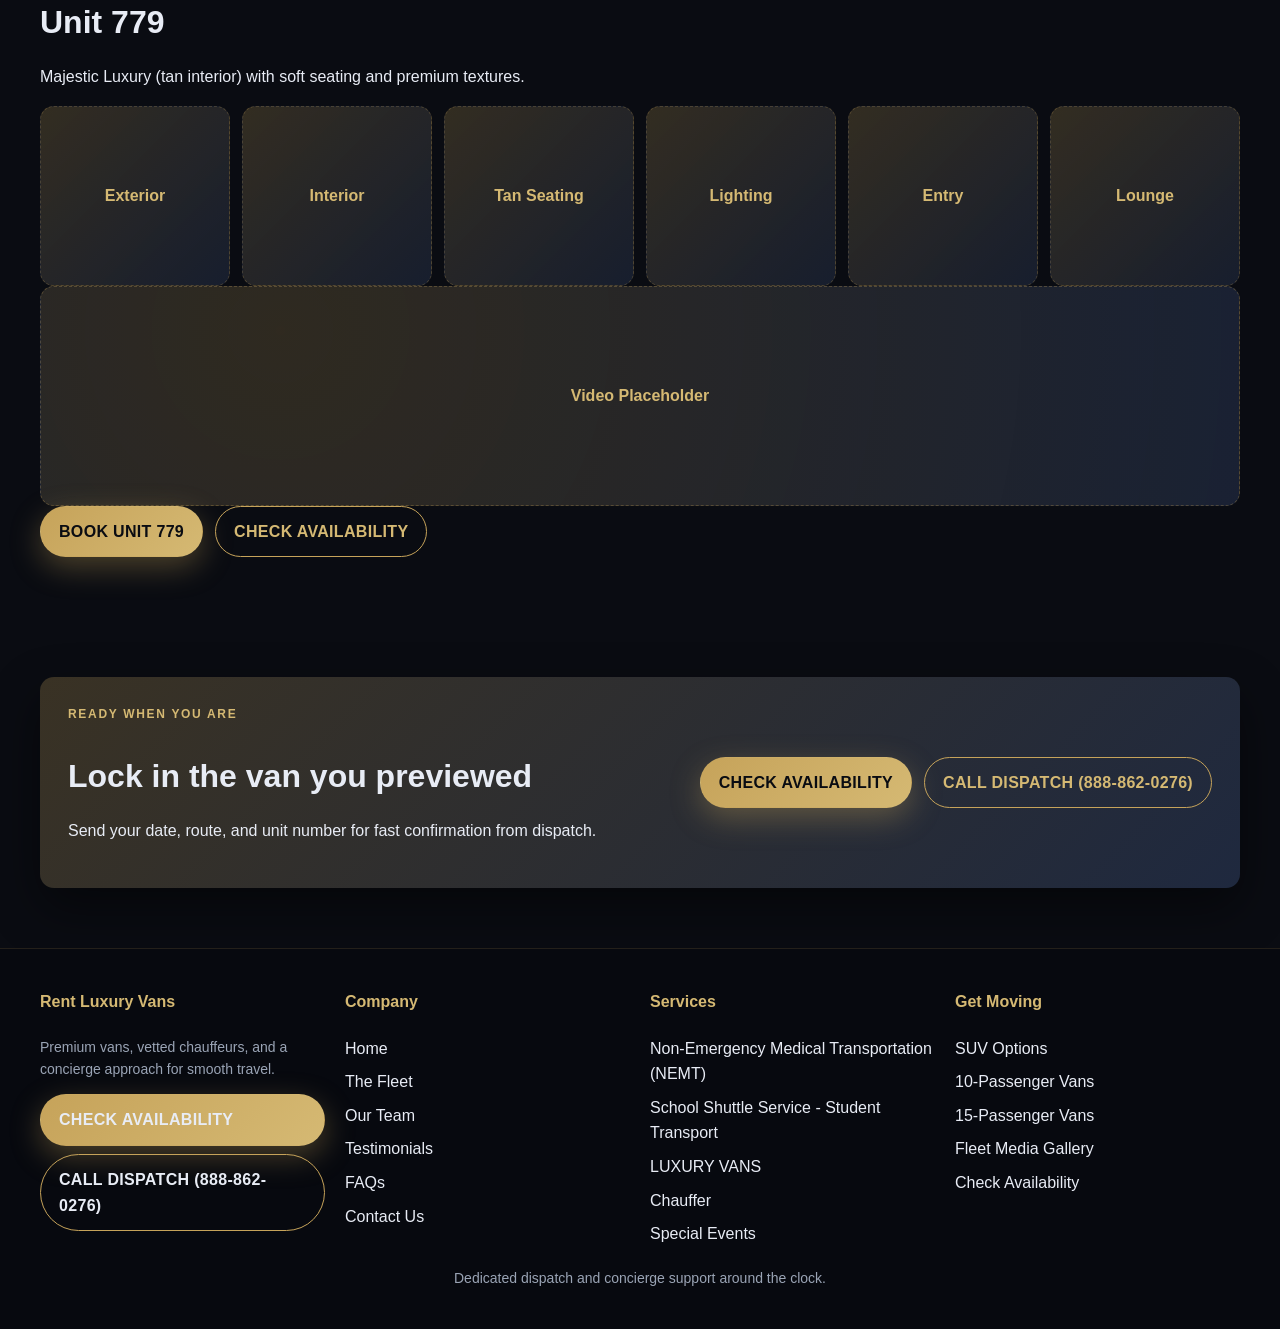
<file: fleet/media/index.html>
<!DOCTYPE html>
<html lang="en">
<head>
  <meta charset="UTF-8">
  <meta name="viewport" content="width=device-width, initial-scale=1.0">
  <title>Rent Luxury Vans | Fleet Media Gallery</title>
  <meta name="description" content="View photos and video placeholders for every luxury SUV and van unit. Book directly from the gallery." />
  <link rel="canonical" href="/fleet/media" />
  <meta name="robots" content="index, follow" />
  <meta property="og:title" content="Rent Luxury Vans | Fleet Media Gallery" />
  <meta property="og:description" content="Photos and video previews for all luxury vans and SUVs with booking links." />
  <meta property="og:type" content="website" />
  <link rel="stylesheet" href="/styles.css">
</head>
<body>
  <div id="site-header"></div>
  <main>
    <section class="hero">
      <div class="eyebrow">Media Gallery</div>
      <h1>Explore Every Vehicle Visual</h1>
      <p>Preview interiors and exteriors for each SUV and van. Share with your team, then book instantly or call dispatch.</p>
      <div class="hero-actions">
        <a class="btn btn-primary" href="/book">Check Availability</a>
        <a class="btn btn-outline" href="tel:8888620276">Call Dispatch (888-862-0276)</a>
      </div>
    </section>

    <section class="section">
      <div class="section-inner" id="suv">
        <h2>Unit 11</h2>
        <p>White Lincoln Navigator Black Label Special Edition with crafted interior details.</p>
        <div class="gallery-grid">
          <div class="img-placeholder">Exterior</div>
          <div class="img-placeholder">Interior</div>
          <div class="img-placeholder">Seating</div>
          <div class="img-placeholder">Ambient</div>
          <div class="img-placeholder">Cargo</div>
          <div class="img-placeholder">Front Cabin</div>
        </div>
        <div class="placeholder-video">Video Placeholder</div>
        <div class="hero-actions">
          <a class="btn btn-primary" href="/book?unit=11&type=suv">Book Unit 11</a>
          <a class="btn btn-outline" href="/book">Check Availability</a>
        </div>
      </div>
    </section>

    <section class="section">
      <div class="section-inner">
        <h2>Unit 12</h2>
        <p>Black Lincoln Navigator Black Label with privacy-forward cabin.</p>
        <div class="gallery-grid">
          <div class="img-placeholder">Exterior</div>
          <div class="img-placeholder">Interior</div>
          <div class="img-placeholder">Seating</div>
          <div class="img-placeholder">Ambient</div>
          <div class="img-placeholder">Cargo</div>
          <div class="img-placeholder">Front Cabin</div>
        </div>
        <div class="placeholder-video">Video Placeholder</div>
        <div class="hero-actions">
          <a class="btn btn-primary" href="/book?unit=12&type=suv">Book Unit 12</a>
          <a class="btn btn-outline" href="/book">Check Availability</a>
        </div>
      </div>
    </section>

    <section class="section">
      <div class="section-inner" id="10-passenger">
        <h2>Unit 111</h2>
        <p>J Limo with sleek seating and conversation-friendly layout.</p>
        <div class="gallery-grid">
          <div class="img-placeholder">Exterior</div>
          <div class="img-placeholder">Interior</div>
          <div class="img-placeholder">Lighting</div>
          <div class="img-placeholder">Seating</div>
          <div class="img-placeholder">Entry</div>
          <div class="img-placeholder">Aisle</div>
        </div>
        <div class="placeholder-video">Video Placeholder</div>
        <div class="hero-actions">
          <a class="btn btn-primary" href="/book?unit=111&type=10-passenger">Book Unit 111</a>
          <a class="btn btn-outline" href="/book">Check Availability</a>
        </div>
      </div>
    </section>

    <section class="section">
      <div class="section-inner">
        <h2>Unit 112</h2>
        <p>Executive Coach with bathroom and microwave for extended routes.</p>
        <div class="gallery-grid">
          <div class="img-placeholder">Exterior</div>
          <div class="img-placeholder">Interior</div>
          <div class="img-placeholder">Bathroom</div>
          <div class="img-placeholder">Microwave</div>
          <div class="img-placeholder">Seating</div>
          <div class="img-placeholder">Entry</div>
        </div>
        <div class="placeholder-video">Video Placeholder</div>
        <div class="hero-actions">
          <a class="btn btn-primary" href="/book?unit=112&type=10-passenger">Book Unit 112</a>
          <a class="btn btn-outline" href="/book">Check Availability</a>
        </div>
      </div>
    </section>

    <section class="section">
      <div class="section-inner">
        <h2>Unit 444</h2>
        <p>Split Bench Limo with balanced seating and warm lighting.</p>
        <div class="gallery-grid">
          <div class="img-placeholder">Exterior</div>
          <div class="img-placeholder">Interior</div>
          <div class="img-placeholder">Lighting</div>
          <div class="img-placeholder">Seating</div>
          <div class="img-placeholder">Entry</div>
          <div class="img-placeholder">Aisle</div>
        </div>
        <div class="placeholder-video">Video Placeholder</div>
        <div class="hero-actions">
          <a class="btn btn-primary" href="/book?unit=444&type=10-passenger">Book Unit 444</a>
          <a class="btn btn-outline" href="/book">Check Availability</a>
        </div>
      </div>
    </section>

    <section class="section">
      <div class="section-inner" id="15-passenger">
        <h2>Unit 222</h2>
        <p>Standard luxury shuttle with balanced comfort and storage.</p>
        <div class="gallery-grid">
          <div class="img-placeholder">Exterior</div>
          <div class="img-placeholder">Interior</div>
          <div class="img-placeholder">Seating</div>
          <div class="img-placeholder">Entry</div>
          <div class="img-placeholder">Luggage</div>
          <div class="img-placeholder">Lighting</div>
        </div>
        <div class="placeholder-video">Video Placeholder</div>
        <div class="hero-actions">
          <a class="btn btn-primary" href="/book?unit=222&type=15-passenger">Book Unit 222</a>
          <a class="btn btn-outline" href="/book">Check Availability</a>
        </div>
      </div>
    </section>

    <section class="section">
      <div class="section-inner">
        <h2>Unit 223</h2>
        <p>Standard + Step Assist for easy boarding and smooth rides.</p>
        <div class="gallery-grid">
          <div class="img-placeholder">Exterior</div>
          <div class="img-placeholder">Interior</div>
          <div class="img-placeholder">Step Assist</div>
          <div class="img-placeholder">Seating</div>
          <div class="img-placeholder">Entry</div>
          <div class="img-placeholder">Lighting</div>
        </div>
        <div class="placeholder-video">Video Placeholder</div>
        <div class="hero-actions">
          <a class="btn btn-primary" href="/book?unit=223&type=15-passenger">Book Unit 223</a>
          <a class="btn btn-outline" href="/book">Check Availability</a>
        </div>
      </div>
    </section>

    <section class="section">
      <div class="section-inner">
        <h2>Unit 224</h2>
        <p>Standard configuration for corporate shuttles and events.</p>
        <div class="gallery-grid">
          <div class="img-placeholder">Exterior</div>
          <div class="img-placeholder">Interior</div>
          <div class="img-placeholder">Seating</div>
          <div class="img-placeholder">Entry</div>
          <div class="img-placeholder">Luggage</div>
          <div class="img-placeholder">Lighting</div>
        </div>
        <div class="placeholder-video">Video Placeholder</div>
        <div class="hero-actions">
          <a class="btn btn-primary" href="/book?unit=224&type=15-passenger">Book Unit 224</a>
          <a class="btn btn-outline" href="/book">Check Availability</a>
        </div>
      </div>
    </section>

    <section class="section">
      <div class="section-inner">
        <h2>Unit 225</h2>
        <p>Budget-friendly standard luxury shuttle with manual door.</p>
        <div class="gallery-grid">
          <div class="img-placeholder">Exterior</div>
          <div class="img-placeholder">Interior</div>
          <div class="img-placeholder">Seating</div>
          <div class="img-placeholder">Entry</div>
          <div class="img-placeholder">Luggage</div>
          <div class="img-placeholder">Lighting</div>
        </div>
        <div class="placeholder-video">Video Placeholder</div>
        <div class="hero-actions">
          <a class="btn btn-primary" href="/book?unit=225&type=15-passenger">Book Unit 225</a>
          <a class="btn btn-outline" href="/book">Check Availability</a>
        </div>
      </div>
    </section>

    <section class="section">
      <div class="section-inner">
        <h2>Unit 226</h2>
        <p>Standard + Step Assist with comfortable entry and seating.</p>
        <div class="gallery-grid">
          <div class="img-placeholder">Exterior</div>
          <div class="img-placeholder">Interior</div>
          <div class="img-placeholder">Step Assist</div>
          <div class="img-placeholder">Seating</div>
          <div class="img-placeholder">Entry</div>
          <div class="img-placeholder">Lighting</div>
        </div>
        <div class="placeholder-video">Video Placeholder</div>
        <div class="hero-actions">
          <a class="btn btn-primary" href="/book?unit=226&type=15-passenger">Book Unit 226</a>
          <a class="btn btn-outline" href="/book">Check Availability</a>
        </div>
      </div>
    </section>

    <section class="section" id="smart-liner">
      <div class="section-inner">
        <h2>Unit 227</h2>
        <p>Smart liner with spacious opening for comfortable group flow.</p>
        <div class="gallery-grid">
          <div class="img-placeholder">Exterior</div>
          <div class="img-placeholder">Interior</div>
          <div class="img-placeholder">Opening</div>
          <div class="img-placeholder">Seating</div>
          <div class="img-placeholder">Entry</div>
          <div class="img-placeholder">Lighting</div>
        </div>
        <div class="placeholder-video">Video Placeholder</div>
        <div class="hero-actions">
          <a class="btn btn-primary" href="/book?unit=227&type=15-passenger">Book Unit 227</a>
          <a class="btn btn-outline" href="/book">Check Availability</a>
        </div>
      </div>
    </section>

    <section class="section">
      <div class="section-inner">
        <h2>Unit 228</h2>
        <p>Smart liner design with premium ride feel and wide entry.</p>
        <div class="gallery-grid">
          <div class="img-placeholder">Exterior</div>
          <div class="img-placeholder">Interior</div>
          <div class="img-placeholder">Opening</div>
          <div class="img-placeholder">Seating</div>
          <div class="img-placeholder">Entry</div>
          <div class="img-placeholder">Lighting</div>
        </div>
        <div class="placeholder-video">Video Placeholder</div>
        <div class="hero-actions">
          <a class="btn btn-primary" href="/book?unit=228&type=15-passenger">Book Unit 228</a>
          <a class="btn btn-outline" href="/book">Check Availability</a>
        </div>
      </div>
    </section>

    <section class="section" id="upgrades">
      <div class="section-inner">
        <h2>Unit 333</h2>
        <p>Ultra Luxury 15-Passenger with elevated finishes and lighting.</p>
        <div class="gallery-grid">
          <div class="img-placeholder">Exterior</div>
          <div class="img-placeholder">Interior</div>
          <div class="img-placeholder">Lighting</div>
          <div class="img-placeholder">Seating</div>
          <div class="img-placeholder">Entry</div>
          <div class="img-placeholder">Lounge</div>
        </div>
        <div class="placeholder-video">Video Placeholder</div>
        <div class="hero-actions">
          <a class="btn btn-primary" href="/book?unit=333&type=15-passenger">Book Unit 333</a>
          <a class="btn btn-outline" href="/book">Check Availability</a>
        </div>
      </div>
    </section>

    <section class="section">
      <div class="section-inner">
        <h2>Unit 777</h2>
        <p>Majestic Luxury (tan interior) with exclusive finishes.</p>
        <div class="gallery-grid">
          <div class="img-placeholder">Exterior</div>
          <div class="img-placeholder">Interior</div>
          <div class="img-placeholder">Tan Seating</div>
          <div class="img-placeholder">Lighting</div>
          <div class="img-placeholder">Entry</div>
          <div class="img-placeholder">Lounge</div>
        </div>
        <div class="placeholder-video">Video Placeholder</div>
        <div class="hero-actions">
          <a class="btn btn-primary" href="/book?unit=777&type=15-passenger">Book Unit 777</a>
          <a class="btn btn-outline" href="/book">Check Availability</a>
        </div>
      </div>
    </section>

    <section class="section">
      <div class="section-inner">
        <h2>Unit 778</h2>
        <p>Majestic Luxury (black interior) with refined lounge feel.</p>
        <div class="gallery-grid">
          <div class="img-placeholder">Exterior</div>
          <div class="img-placeholder">Interior</div>
          <div class="img-placeholder">Black Seating</div>
          <div class="img-placeholder">Lighting</div>
          <div class="img-placeholder">Entry</div>
          <div class="img-placeholder">Lounge</div>
        </div>
        <div class="placeholder-video">Video Placeholder</div>
        <div class="hero-actions">
          <a class="btn btn-primary" href="/book?unit=778&type=15-passenger">Book Unit 778</a>
          <a class="btn btn-outline" href="/book">Check Availability</a>
        </div>
      </div>
    </section>

    <section class="section">
      <div class="section-inner">
        <h2>Unit 779</h2>
        <p>Majestic Luxury (tan interior) with soft seating and premium textures.</p>
        <div class="gallery-grid">
          <div class="img-placeholder">Exterior</div>
          <div class="img-placeholder">Interior</div>
          <div class="img-placeholder">Tan Seating</div>
          <div class="img-placeholder">Lighting</div>
          <div class="img-placeholder">Entry</div>
          <div class="img-placeholder">Lounge</div>
        </div>
        <div class="placeholder-video">Video Placeholder</div>
        <div class="hero-actions">
          <a class="btn btn-primary" href="/book?unit=779&type=15-passenger">Book Unit 779</a>
          <a class="btn btn-outline" href="/book">Check Availability</a>
        </div>
      </div>
    </section>

    <section class="section">
      <div class="section-inner cta-band">
        <div>
          <div class="eyebrow">Ready when you are</div>
          <h2>Lock in the van you previewed</h2>
          <p>Send your date, route, and unit number for fast confirmation from dispatch.</p>
        </div>
        <div class="hero-actions">
          <a class="btn btn-primary" href="/book">Check Availability</a>
          <a class="btn btn-outline" href="tel:8888620276">Call Dispatch (888-862-0276)</a>
        </div>
      </div>
    </section>
  </main>
  <div id="site-footer"></div>
  <script src="/script.js"></script>
</body>
</html>
</file>
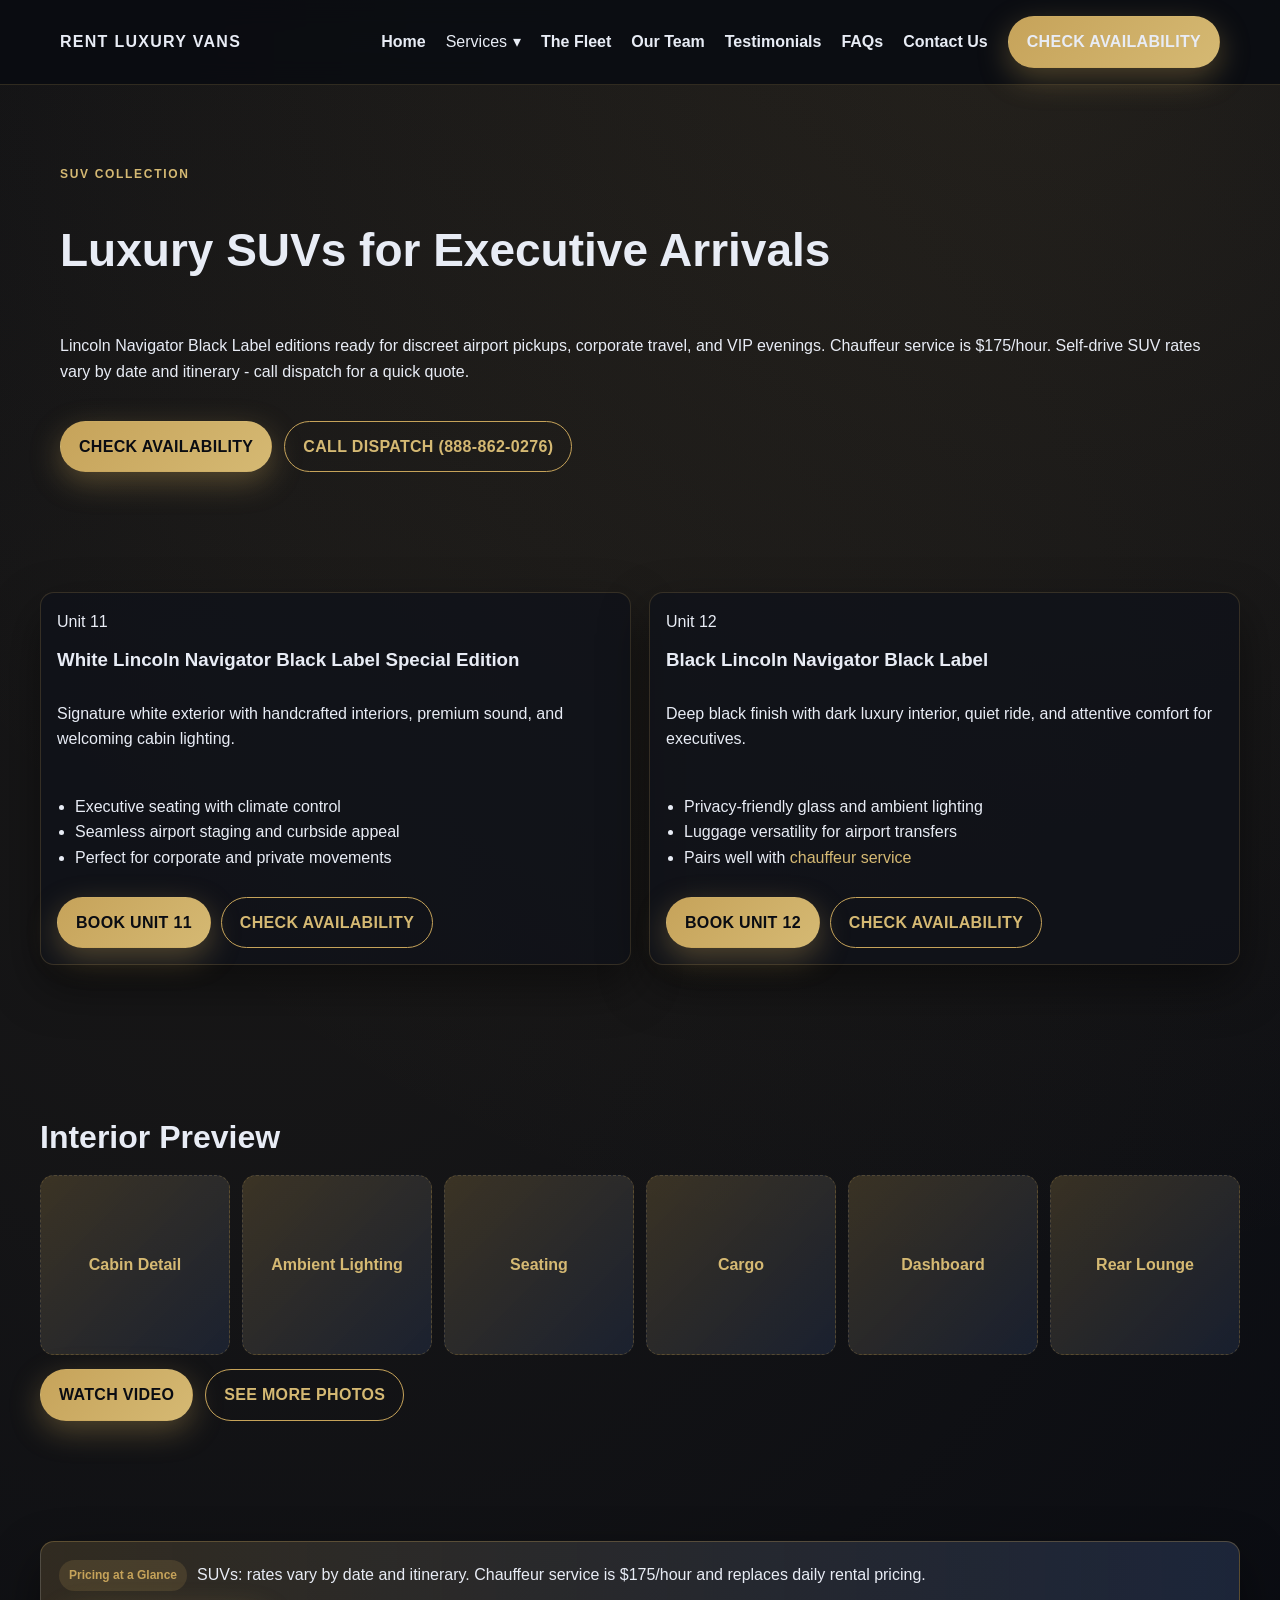
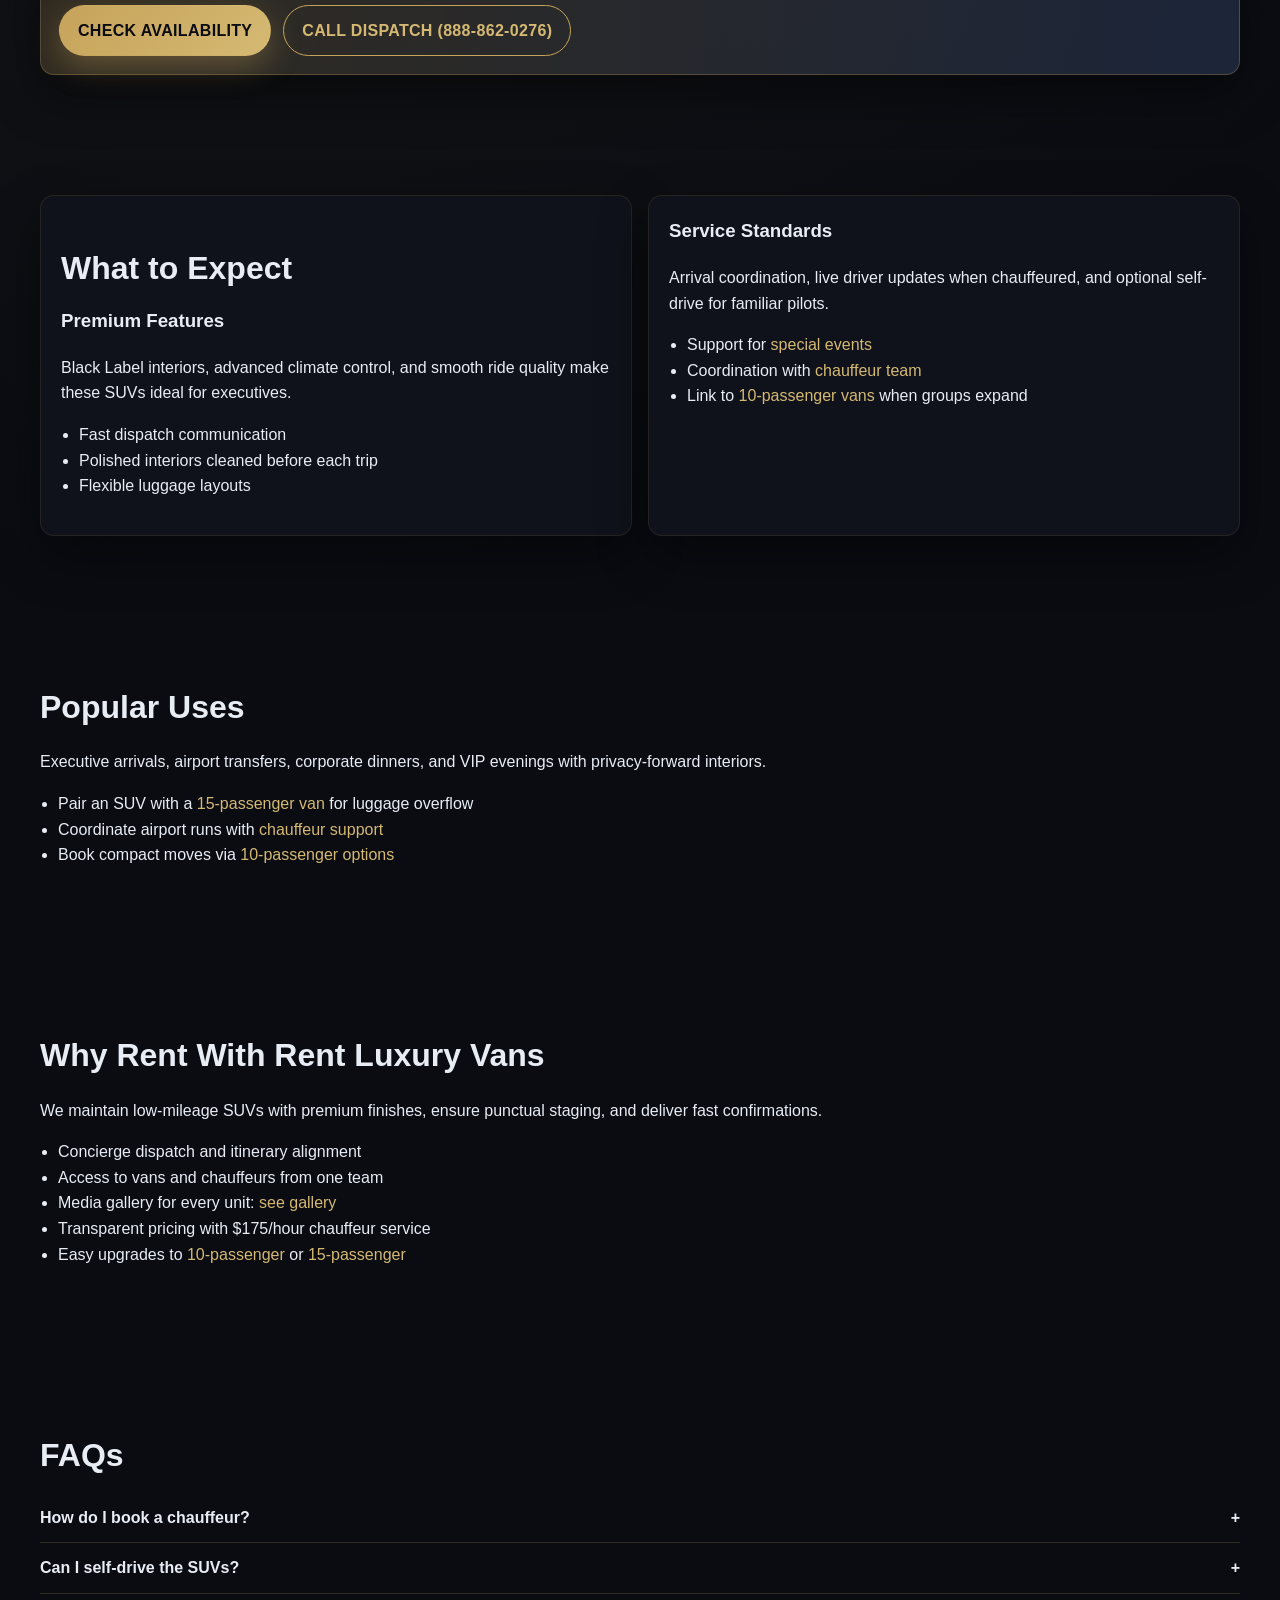
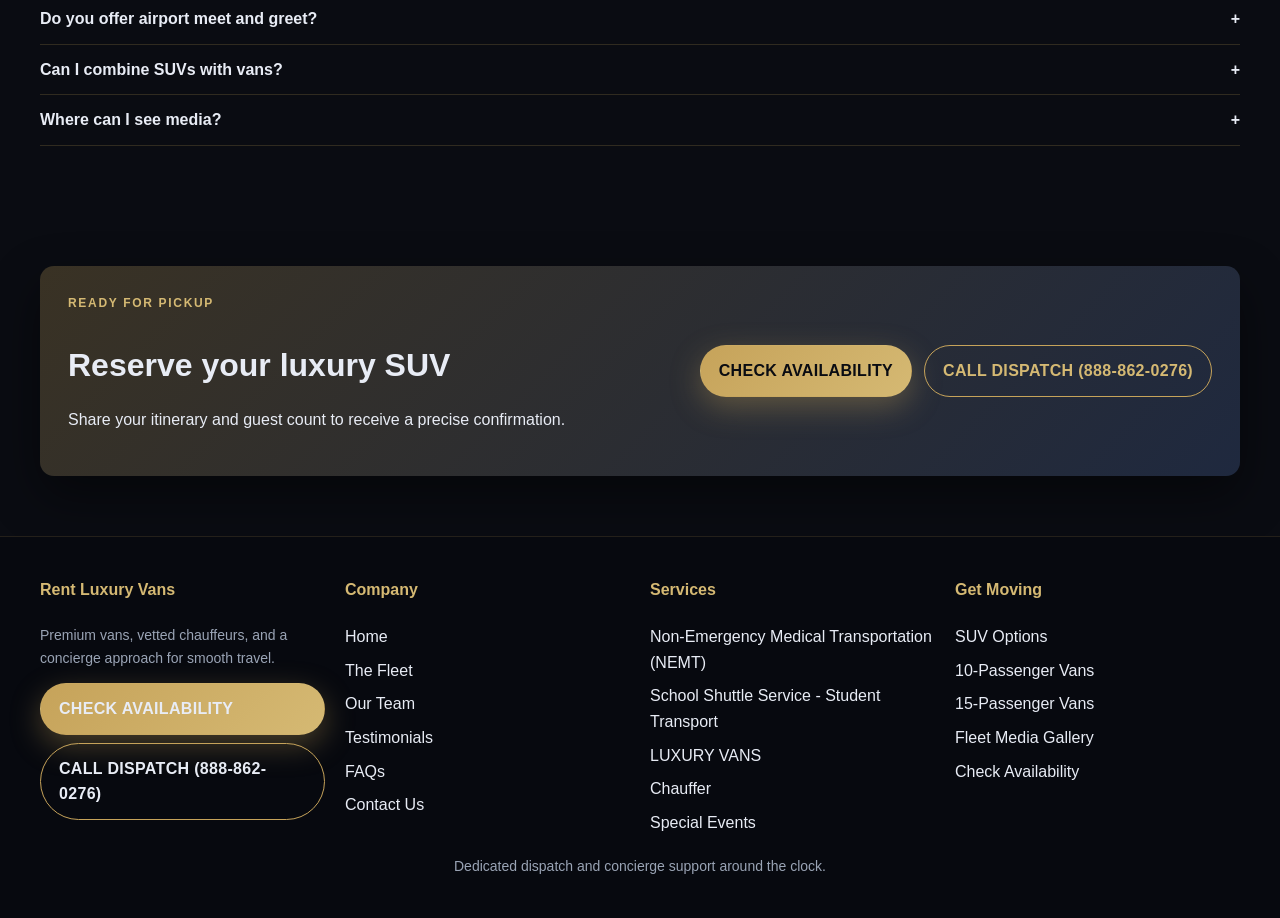
<file: fleet/suv/index.html>
<!DOCTYPE html>
<html lang="en">
<head>
  <meta charset="UTF-8">
  <meta name="viewport" content="width=device-width, initial-scale=1.0">
  <title>Rent Luxury Vans | SUV Fleet</title>
  <meta name="description" content="Luxury Lincoln Navigator Black Label SUVs with concierge dispatch. Chauffeur at $175/hour or request a self-drive quote." />
  <link rel="canonical" href="/fleet/suv" />
  <meta name="robots" content="index, follow" />
  <meta property="og:title" content="Rent Luxury Vans | SUVs" />
  <meta property="og:description" content="Browse Lincoln Navigator Black Label SUVs with premium features and dedicated dispatch." />
  <meta property="og:type" content="website" />
  <link rel="stylesheet" href="/styles.css">
</head>
<body>
  <div id="site-header"></div>
  <main>
    <section class="hero">
      <div class="eyebrow">SUV Collection</div>
      <h1>Luxury SUVs for Executive Arrivals</h1>
      <p>Lincoln Navigator Black Label editions ready for discreet airport pickups, corporate travel, and VIP evenings. Chauffeur service is $175/hour. Self-drive SUV rates vary by date and itinerary - call dispatch for a quick quote.</p>
      <div class="hero-actions">
        <a class="btn btn-primary" href="/book">Check Availability</a>
        <a class="btn btn-outline" href="tel:8888620276">Call Dispatch (888-862-0276)</a>
      </div>
    </section>

    <section class="section">
      <div class="section-inner card-grid">
        <div class="unit-card">
          <div class="label">Unit 11</div>
          <h3>White Lincoln Navigator Black Label Special Edition</h3>
          <p>Signature white exterior with handcrafted interiors, premium sound, and welcoming cabin lighting.</p>
          <ul class="bullets">
            <li>Executive seating with climate control</li>
            <li>Seamless airport staging and curbside appeal</li>
            <li>Perfect for corporate and private movements</li>
          </ul>
          <div class="unit-actions">
            <a class="btn btn-primary" href="/book?unit=11&type=suv">Book Unit 11</a>
            <a class="btn btn-outline" href="/book">Check Availability</a>
          </div>
        </div>
        <div class="unit-card">
          <div class="label">Unit 12</div>
          <h3>Black Lincoln Navigator Black Label</h3>
          <p>Deep black finish with dark luxury interior, quiet ride, and attentive comfort for executives.</p>
          <ul class="bullets">
            <li>Privacy-friendly glass and ambient lighting</li>
            <li>Luggage versatility for airport transfers</li>
            <li>Pairs well with <a href="/chauffeur">chauffeur service</a></li>
          </ul>
          <div class="unit-actions">
            <a class="btn btn-primary" href="/book?unit=12&type=suv">Book Unit 12</a>
            <a class="btn btn-outline" href="/book">Check Availability</a>
          </div>
        </div>
      </div>
    </section>

    <section class="section">
      <div class="section-inner">
        <h2>Interior Preview</h2>
        <div class="gallery-grid">
          <div class="img-placeholder">Cabin Detail</div>
          <div class="img-placeholder">Ambient Lighting</div>
          <div class="img-placeholder">Seating</div>
          <div class="img-placeholder">Cargo</div>
          <div class="img-placeholder">Dashboard</div>
          <div class="img-placeholder">Rear Lounge</div>
        </div>
        <div class="hero-actions" style="margin-top:14px;">
          <a class="btn btn-primary" href="/fleet/media#suv">Watch Video</a>
          <a class="btn btn-outline" href="/fleet/media">See More Photos</a>
        </div>
      </div>
    </section>

    <section class="section">
      <div class="section-inner pricing-strip">
        <div class="item"><span class="badge">Pricing at a Glance</span> SUVs: rates vary by date and itinerary. Chauffeur service is $175/hour and replaces daily rental pricing.</div>
        <div class="hero-actions">
          <a class="btn btn-primary" href="/book">Check Availability</a>
          <a class="btn btn-outline" href="tel:8888620276">Call Dispatch (888-862-0276)</a>
        </div>
      </div>
    </section>

    <section class="section">
      <div class="section-inner two-col">
        <div class="card">
          <h2>What to Expect</h2>
          <h3>Premium Features</h3>
          <p>Black Label interiors, advanced climate control, and smooth ride quality make these SUVs ideal for executives.</p>
          <ul class="bullets">
            <li>Fast dispatch communication</li>
            <li>Polished interiors cleaned before each trip</li>
            <li>Flexible luggage layouts</li>
          </ul>
        </div>
        <div class="card">
          <h3>Service Standards</h3>
          <p>Arrival coordination, live driver updates when chauffeured, and optional self-drive for familiar pilots.</p>
          <ul class="bullets">
            <li>Support for <a href="/special-events">special events</a></li>
            <li>Coordination with <a href="/chauffeur">chauffeur team</a></li>
            <li>Link to <a href="/fleet/10-passenger">10-passenger vans</a> when groups expand</li>
          </ul>
        </div>
      </div>
    </section>

    <section class="section">
      <div class="section-inner">
        <h2>Popular Uses</h2>
        <p>Executive arrivals, airport transfers, corporate dinners, and VIP evenings with privacy-forward interiors.</p>
        <ul class="bullets">
          <li>Pair an SUV with a <a href="/fleet/15-passenger">15-passenger van</a> for luggage overflow</li>
          <li>Coordinate airport runs with <a href="/chauffeur">chauffeur support</a></li>
          <li>Book compact moves via <a href="/fleet/10-passenger">10-passenger options</a></li>
        </ul>
      </div>
    </section>

    <section class="section">
      <div class="section-inner">
        <h2>Why Rent With Rent Luxury Vans</h2>
        <p>We maintain low-mileage SUVs with premium finishes, ensure punctual staging, and deliver fast confirmations.</p>
        <ul class="bullets">
          <li>Concierge dispatch and itinerary alignment</li>
          <li>Access to vans and chauffeurs from one team</li>
          <li>Media gallery for every unit: <a href="/fleet/media">see gallery</a></li>
          <li>Transparent pricing with $175/hour chauffeur service</li>
          <li>Easy upgrades to <a href="/fleet/10-passenger">10-passenger</a> or <a href="/fleet/15-passenger">15-passenger</a></li>
        </ul>
      </div>
    </section>

    <section class="section">
      <div class="section-inner">
        <h2>FAQs</h2>
        <div class="faq-item">
          <div class="faq-question">How do I book a chauffeur?<span>+</span></div>
          <div class="faq-answer">Select chauffeur service during booking or call dispatch at 888-862-0276 for confirmations.</div>
        </div>
        <div class="faq-item">
          <div class="faq-question">Can I self-drive the SUVs?<span>+</span></div>
          <div class="faq-answer">Yes, self-drive is available with rates based on date and itinerary. Request a quote through the booking form.</div>
        </div>
        <div class="faq-item">
          <div class="faq-question">Do you offer airport meet and greet?<span>+</span></div>
          <div class="faq-answer">Yes, chauffeurs can stage inside with signage or curbside. Include flight details in your request.</div>
        </div>
        <div class="faq-item">
          <div class="faq-question">Can I combine SUVs with vans?<span>+</span></div>
          <div class="faq-answer">Combine SUVs with 10-passenger and 15-passenger vans for luggage support or varied guest counts.</div>
        </div>
        <div class="faq-item">
          <div class="faq-question">Where can I see media?<span>+</span></div>
          <div class="faq-answer">Visit the <a href="/fleet/media">fleet media gallery</a> for photos and video previews of every unit.</div>
        </div>
      </div>
    </section>

    <section class="section">
      <div class="section-inner cta-band">
        <div>
          <div class="eyebrow">Ready for pickup</div>
          <h2>Reserve your luxury SUV</h2>
          <p>Share your itinerary and guest count to receive a precise confirmation.</p>
        </div>
        <div class="hero-actions">
          <a class="btn btn-primary" href="/book">Check Availability</a>
          <a class="btn btn-outline" href="tel:8888620276">Call Dispatch (888-862-0276)</a>
        </div>
      </div>
    </section>
  </main>
  <div id="site-footer"></div>
  <script src="/script.js"></script>
</body>
</html>
</file>
<file: styles.css>
:root {
  --bg: #0a0c12;
  --panel: #0f121a;
  --gold: #c6a35a;
  --gold-soft: #d5b973;
  --text: #e8ecf5;
  --muted: #9aa4b5;
  --accent: #24304a;
  --shadow: 0 20px 50px rgba(0,0,0,0.45);
  --radius: 14px;
  --transition: all 0.25s ease;
  font-family: 'Inter', 'Helvetica Neue', Arial, sans-serif;
}

* { box-sizing: border-box; }

body {
  margin: 0;
  background: radial-gradient(circle at 20% 20%, rgba(198,163,90,0.08), transparent 40%), radial-gradient(circle at 80% 0%, rgba(198,163,90,0.12), transparent 30%), var(--bg);
  color: var(--text);
  font-size: 16px;
  line-height: 1.6;
}

a { color: var(--gold-soft); text-decoration: none; }
a:hover { color: #f1d48a; }

header { position: sticky; top: 0; z-index: 100; background: rgba(10,12,18,0.92); backdrop-filter: blur(12px); border-bottom: 1px solid rgba(198,163,90,0.2); }
.navbar {
  max-width: 1200px;
  margin: 0 auto;
  display: flex;
  align-items: center;
  justify-content: space-between;
  padding: 16px 20px;
}
.logo { font-weight: 700; letter-spacing: 0.08em; text-transform: uppercase; color: var(--text); }
.nav-links { display: flex; gap: 20px; align-items: center; }
.nav-links a { color: var(--text); font-weight: 600; }

.dropdown { position: relative; }
.dropdown-toggle { display: inline-flex; align-items: center; gap: 6px; cursor: pointer; }
.dropdown-menu { position: absolute; top: 110%; left: 0; background: var(--panel); border: 1px solid rgba(198,163,90,0.25); box-shadow: var(--shadow); border-radius: var(--radius); padding: 12px; display: none; flex-direction: column; min-width: 260px; }
.dropdown-menu a { padding: 8px 10px; border-radius: 8px; }
.dropdown-menu a:hover { background: var(--accent); }
.dropdown.open .dropdown-menu { display: flex; }

.btn { display: inline-flex; align-items: center; justify-content: center; gap: 8px; padding: 12px 18px; border-radius: 999px; border: 1px solid transparent; font-weight: 700; cursor: pointer; transition: var(--transition); text-transform: uppercase; letter-spacing: 0.02em; }
.btn-primary { background: linear-gradient(135deg, var(--gold), var(--gold-soft)); color: #0a0c12; box-shadow: 0 10px 30px rgba(198,163,90,0.35); }
.btn-primary:hover { transform: translateY(-1px); }
.btn-outline { border-color: var(--gold); color: var(--gold-soft); background: transparent; }
.btn-outline:hover { background: rgba(198,163,90,0.14); }

.hero { max-width: 1200px; margin: 0 auto; padding: 80px 20px 60px; display: grid; gap: 20px; }
.hero h1 { font-size: clamp(32px, 4vw, 46px); margin: 10px 0; }
.eyebrow { color: var(--gold-soft); letter-spacing: 0.14em; text-transform: uppercase; font-size: 12px; font-weight: 700; }
.hero-actions { display: flex; flex-wrap: wrap; gap: 12px; }

.section { padding: 60px 20px; }
.section-inner { max-width: 1200px; margin: 0 auto; }
.section h2 { font-size: clamp(26px, 3vw, 32px); margin-bottom: 12px; }
.section h3 { margin-top: 0; }

.card-grid { display: grid; grid-template-columns: repeat(auto-fit, minmax(260px, 1fr)); gap: 18px; }
.card { background: var(--panel); border: 1px solid rgba(198,163,90,0.12); border-radius: var(--radius); padding: 20px; box-shadow: var(--shadow); }
.card .label { color: var(--gold-soft); font-weight: 700; text-transform: uppercase; letter-spacing: 0.08em; font-size: 12px; }

.badge { display: inline-flex; background: rgba(198,163,90,0.16); color: var(--gold); padding: 6px 10px; border-radius: 999px; font-weight: 700; font-size: 12px; }

.img-placeholder { background: linear-gradient(135deg, rgba(198,163,90,0.22), rgba(36,48,74,0.5)); border-radius: var(--radius); height: 180px; border: 1px dashed rgba(198,163,90,0.25); display: flex; align-items: center; justify-content: center; color: var(--gold-soft); font-weight: 600; }
.gallery-grid { display: grid; grid-template-columns: repeat(auto-fit, minmax(160px, 1fr)); gap: 12px; }

.pricing-strip { background: linear-gradient(90deg, rgba(198,163,90,0.18), rgba(36,48,74,0.7)); border: 1px solid rgba(198,163,90,0.3); border-radius: var(--radius); padding: 18px; display: flex; flex-wrap: wrap; gap: 14px; align-items: center; justify-content: space-between; box-shadow: var(--shadow); }
.pricing-strip .item { display: flex; gap: 10px; align-items: center; color: var(--text); }

.bullets { padding-left: 18px; color: var(--text); }

.faq-item { border-bottom: 1px solid rgba(198,163,90,0.2); padding: 12px 0; }
.faq-question { display: flex; align-items: center; justify-content: space-between; cursor: pointer; font-weight: 700; }
.faq-answer { display: none; color: var(--muted); padding-top: 6px; }
.faq-item.open .faq-answer { display: block; }

.footer { background: #07090f; padding: 40px 20px; border-top: 1px solid rgba(198,163,90,0.15); }
.footer-inner { max-width: 1200px; margin: 0 auto; display: grid; grid-template-columns: repeat(auto-fit, minmax(220px, 1fr)); gap: 20px; }
.footer h4 { margin-top: 0; color: var(--gold-soft); }
.footer a { color: var(--text); display: block; margin-bottom: 8px; }
.footer-bottom { max-width: 1200px; margin: 12px auto 0; text-align: center; color: var(--muted); font-size: 14px; }

.cta-band { background: linear-gradient(135deg, rgba(198,163,90,0.25), rgba(36,48,74,0.8)); border-radius: var(--radius); padding: 28px; display: flex; align-items: center; justify-content: space-between; gap: 18px; flex-wrap: wrap; box-shadow: var(--shadow); }

.two-col { display: grid; grid-template-columns: repeat(auto-fit, minmax(280px, 1fr)); gap: 16px; }

.unit-card { border: 1px solid rgba(198,163,90,0.2); border-radius: var(--radius); padding: 16px; background: rgba(15,18,26,0.8); box-shadow: var(--shadow); display: grid; gap: 10px; }
.unit-card h3 { margin: 0; }
.unit-actions { display: flex; gap: 10px; flex-wrap: wrap; }

@media (max-width: 720px) {
  .nav-links { display: none; position: absolute; top: 100%; left: 0; right: 0; background: #0a0c12; padding: 14px 20px; border-bottom: 1px solid rgba(198,163,90,0.2); }
  .nav-links.open { display: grid; gap: 12px; }
  .menu-toggle { display: inline-flex; }
}
@media (min-width: 721px) {
  .menu-toggle { display: none; }
}

.small-note { color: var(--muted); font-size: 14px; }

.table { width: 100%; border-collapse: collapse; }
.table th, .table td { padding: 10px; text-align: left; border-bottom: 1px solid rgba(198,163,90,0.2); }
.table th { color: var(--gold-soft); }

.placeholder-video { background: radial-gradient(circle at 20% 20%, rgba(198,163,90,0.2), rgba(36,48,74,0.6)); border: 1px dashed rgba(198,163,90,0.3); height: 220px; border-radius: var(--radius); display: flex; align-items: center; justify-content: center; color: var(--gold-soft); font-weight: 700; }
</file>
